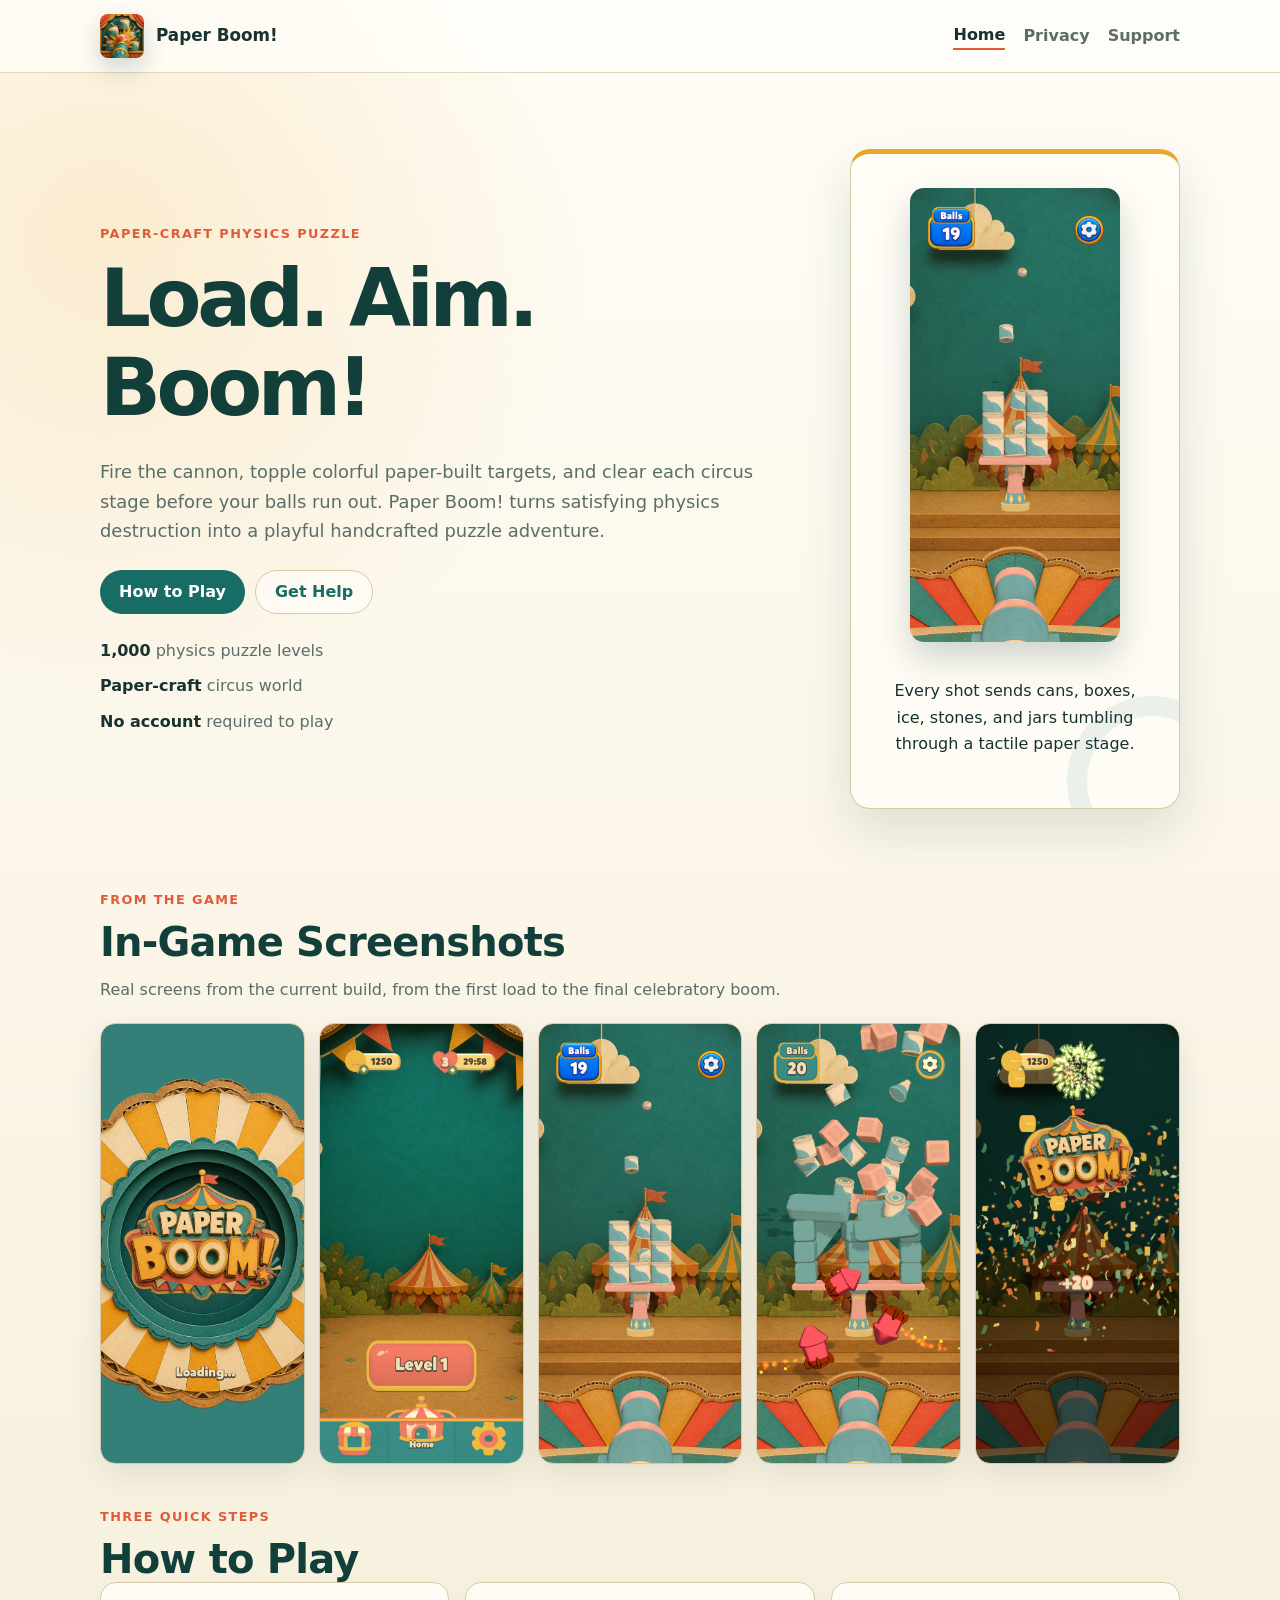
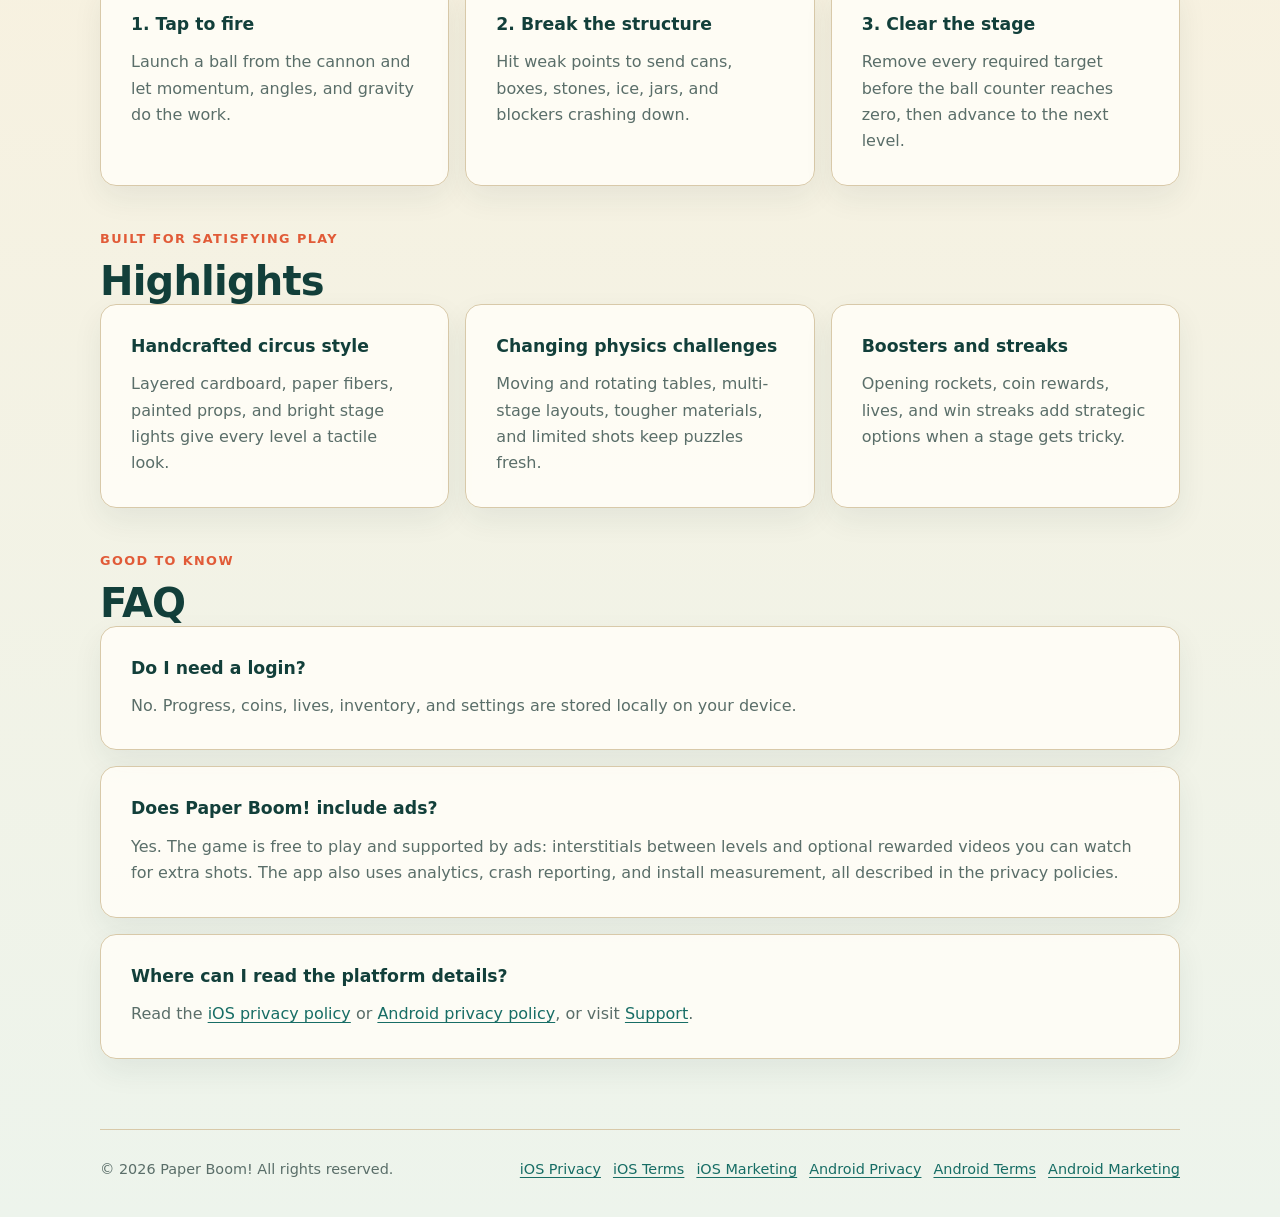
<file: index.html>
<!doctype html>
<html lang="en">
<head>
  <meta charset="utf-8">
  <meta name="viewport" content="width=device-width, initial-scale=1">
  <meta name="robots" content="index,follow">
  <meta name="description" content="Paper Boom! is a paper-craft cannon puzzle game with 1,000 physics-based stages.">
  <meta name="theme-color" content="#123f3a">
  <title>Paper Boom! | Paper-Craft Cannon Puzzle</title>
  <link rel="icon" href="assets/app-icon.png">
  <link rel="apple-touch-icon" href="assets/app-icon.png">
  <link rel="stylesheet" href="assets/styles.css">
</head>
<body>
  <header class="site-header">
    <nav class="top-nav" aria-label="Page navigation">
      <a class="brand" href="index.html" aria-label="Paper Boom home">
        <img src="assets/app-icon.png" alt="" width="44" height="44">
        <span>Paper Boom!</span>
      </a>
      <div class="nav-links">
        <a href="index.html" aria-current="page">Home</a>
        <a href="privacy.html">Privacy</a>
        <a href="support/">Support</a>
      </div>
    </nav>
  </header>

  <main>
    <section class="hero landing-hero">
      <div class="hero-copy">
        <p class="eyebrow">Paper-Craft Physics Puzzle</p>
        <h1>Load. Aim. Boom!</h1>
        <p class="lead">
          Fire the cannon, topple colorful paper-built targets, and clear each circus stage before your balls run out.
          Paper Boom! turns satisfying physics destruction into a playful handcrafted puzzle adventure.
        </p>
        <div class="cta-row">
          <a class="button-link" href="#how-to-play">How to Play</a>
          <a class="button-link button-link--ghost" href="support/">Get Help</a>
        </div>
        <ul class="stat-list" aria-label="Game highlights">
          <li><strong>1,000</strong> physics puzzle levels</li>
          <li><strong>Paper-craft</strong> circus world</li>
          <li><strong>No account</strong> required to play</li>
        </ul>
      </div>
      <div class="hero-badge landing-preview" aria-label="Paper Boom gameplay preview">
        <figure class="hero-shot">
          <img src="assets/screenshots/03_shot.png" alt="A cannon ball smashing stacked paper cans in Paper Boom" loading="eager">
        </figure>
        <p>Every shot sends cans, boxes, ice, stones, and jars tumbling through a tactile paper stage.</p>
      </div>
    </section>

    <section class="section-block">
      <div class="section-header">
        <p class="eyebrow">From the game</p>
        <h2>In-Game Screenshots</h2>
      </div>
      <p class="section-intro">Real screens from the current build, from the first load to the final celebratory boom.</p>
      <div class="screenshot-rail" role="list" aria-label="Paper Boom screenshot gallery">
        <figure class="screenshot-card"><img src="assets/screenshots/01_loading.png" alt="Paper Boom loading screen" loading="lazy"></figure>
        <figure class="screenshot-card"><img src="assets/screenshots/02_home.png" alt="Paper Boom home screen" loading="lazy"></figure>
        <figure class="screenshot-card"><img src="assets/screenshots/03_shot.png" alt="A cannon shot breaking a tower" loading="lazy"></figure>
        <figure class="screenshot-card"><img src="assets/screenshots/04_rockets.png" alt="Rocket boosters clearing a Paper Boom stage" loading="lazy"></figure>
        <figure class="screenshot-card"><img src="assets/screenshots/05_win.png" alt="Paper Boom victory screen with confetti" loading="lazy"></figure>
      </div>
    </section>

    <section id="how-to-play" class="section-block">
      <div class="section-header">
        <p class="eyebrow">Three quick steps</p>
        <h2>How to Play</h2>
      </div>
      <div class="feature-grid">
        <article class="policy-section">
          <h3>1. Tap to fire</h3>
          <p>Launch a ball from the cannon and let momentum, angles, and gravity do the work.</p>
        </article>
        <article class="policy-section">
          <h3>2. Break the structure</h3>
          <p>Hit weak points to send cans, boxes, stones, ice, jars, and blockers crashing down.</p>
        </article>
        <article class="policy-section">
          <h3>3. Clear the stage</h3>
          <p>Remove every required target before the ball counter reaches zero, then advance to the next level.</p>
        </article>
      </div>
    </section>

    <section class="section-block">
      <div class="section-header">
        <p class="eyebrow">Built for satisfying play</p>
        <h2>Highlights</h2>
      </div>
      <div class="feature-grid">
        <article class="policy-section">
          <h3>Handcrafted circus style</h3>
          <p>Layered cardboard, paper fibers, painted props, and bright stage lights give every level a tactile look.</p>
        </article>
        <article class="policy-section">
          <h3>Changing physics challenges</h3>
          <p>Moving and rotating tables, multi-stage layouts, tougher materials, and limited shots keep puzzles fresh.</p>
        </article>
        <article class="policy-section">
          <h3>Boosters and streaks</h3>
          <p>Opening rockets, coin rewards, lives, and win streaks add strategic options when a stage gets tricky.</p>
        </article>
      </div>
    </section>

    <section class="section-block faq-section">
      <div class="section-header">
        <p class="eyebrow">Good to know</p>
        <h2>FAQ</h2>
      </div>
      <div class="faq-list">
        <article class="policy-section">
          <h3>Do I need a login?</h3>
          <p>No. Progress, coins, lives, inventory, and settings are stored locally on your device.</p>
        </article>
        <article class="policy-section">
          <h3>Does Paper Boom! include ads?</h3>
          <p>Yes. The game is free to play and supported by ads: interstitials between levels and optional rewarded videos you can watch for extra shots. The app also uses analytics, crash reporting, and install measurement, all described in the privacy policies.</p>
        </article>
        <article class="policy-section">
          <h3>Where can I read the platform details?</h3>
          <p>Read the <a href="privacy.html">iOS privacy policy</a> or <a href="android/privacy.html">Android privacy policy</a>, or visit <a href="support/">Support</a>.</p>
        </article>
      </div>
    </section>
  </main>

  <footer class="site-footer">
    <p>&copy; 2026 Paper Boom! All rights reserved.</p>
    <nav class="footer-links" aria-label="Legal documents">
      <a href="privacy.html">iOS Privacy</a>
      <a href="terms-of-use.html">iOS Terms</a>
      <a href="marketing.html">iOS Marketing</a>
      <a href="android/privacy.html">Android Privacy</a>
      <a href="android/terms-of-use.html">Android Terms</a>
      <a href="android/marketing.html">Android Marketing</a>
    </nav>
  </footer>
</body>
</html>
</file>
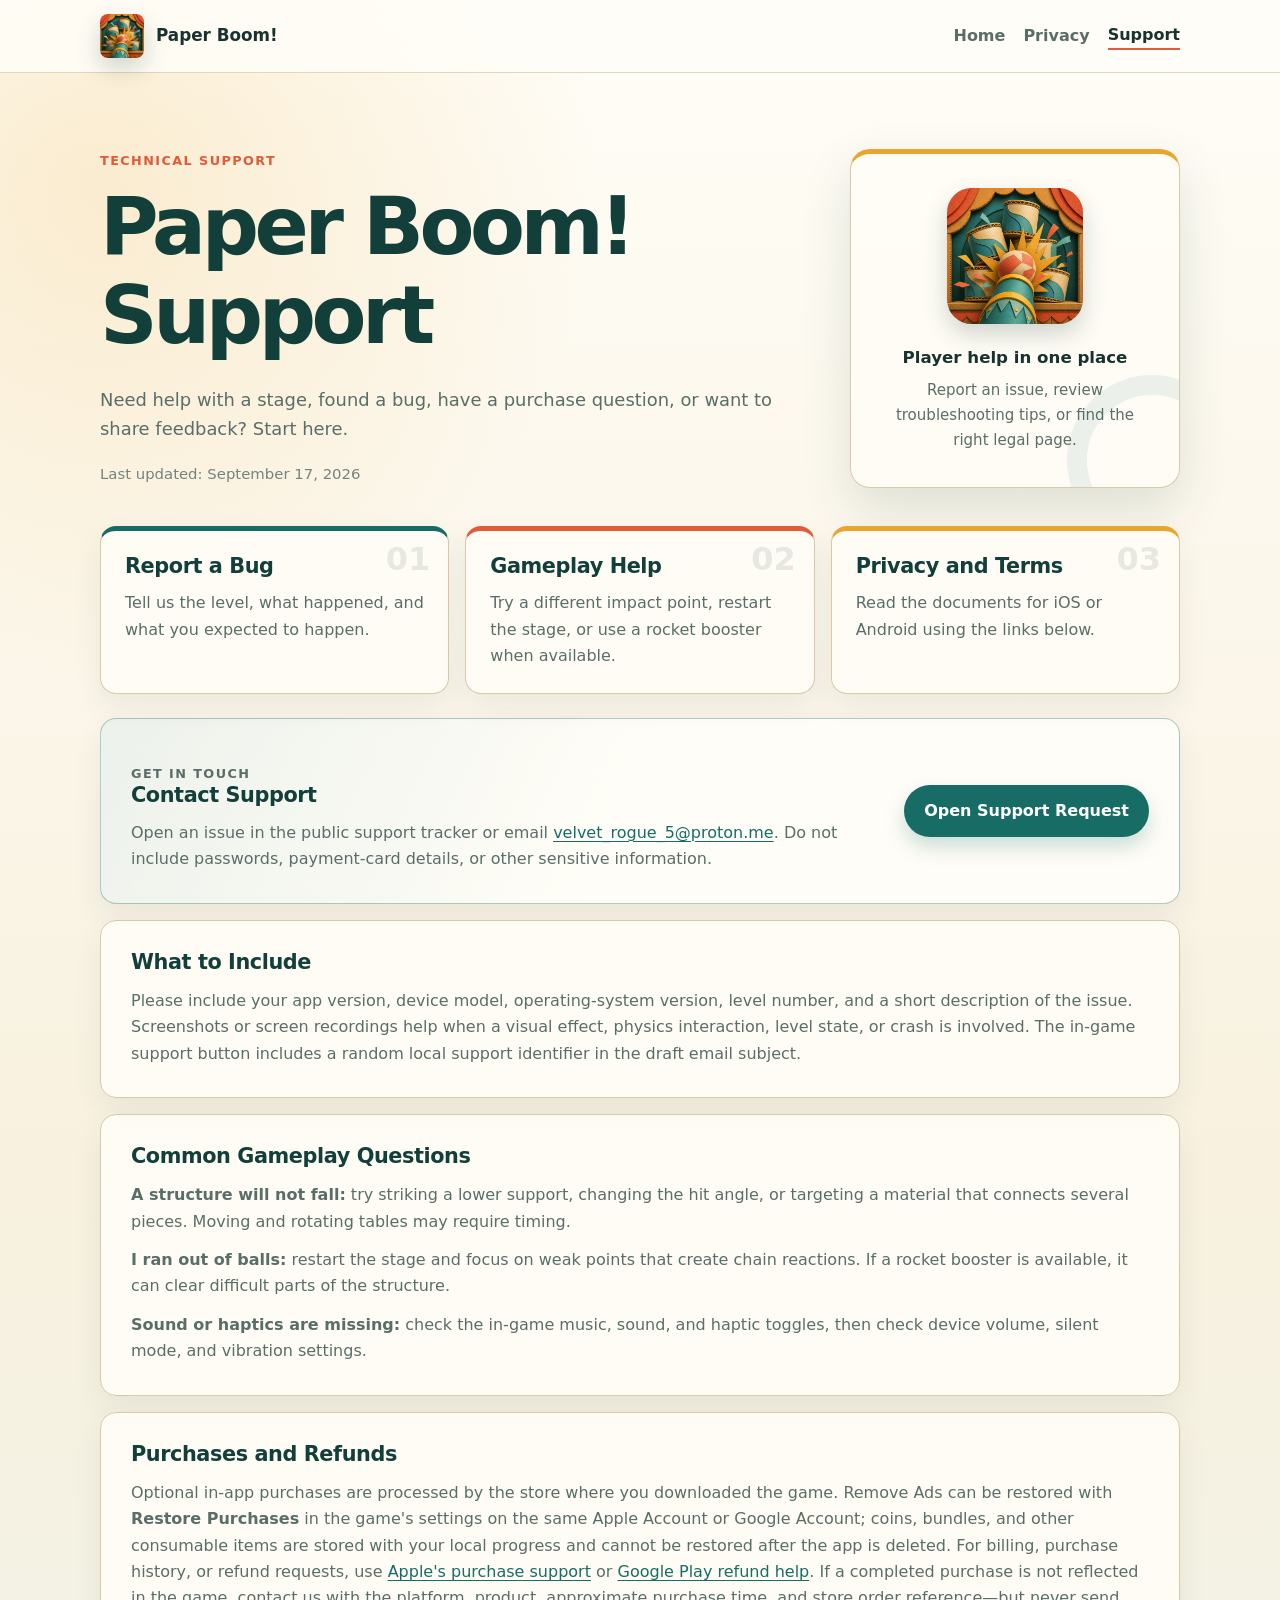
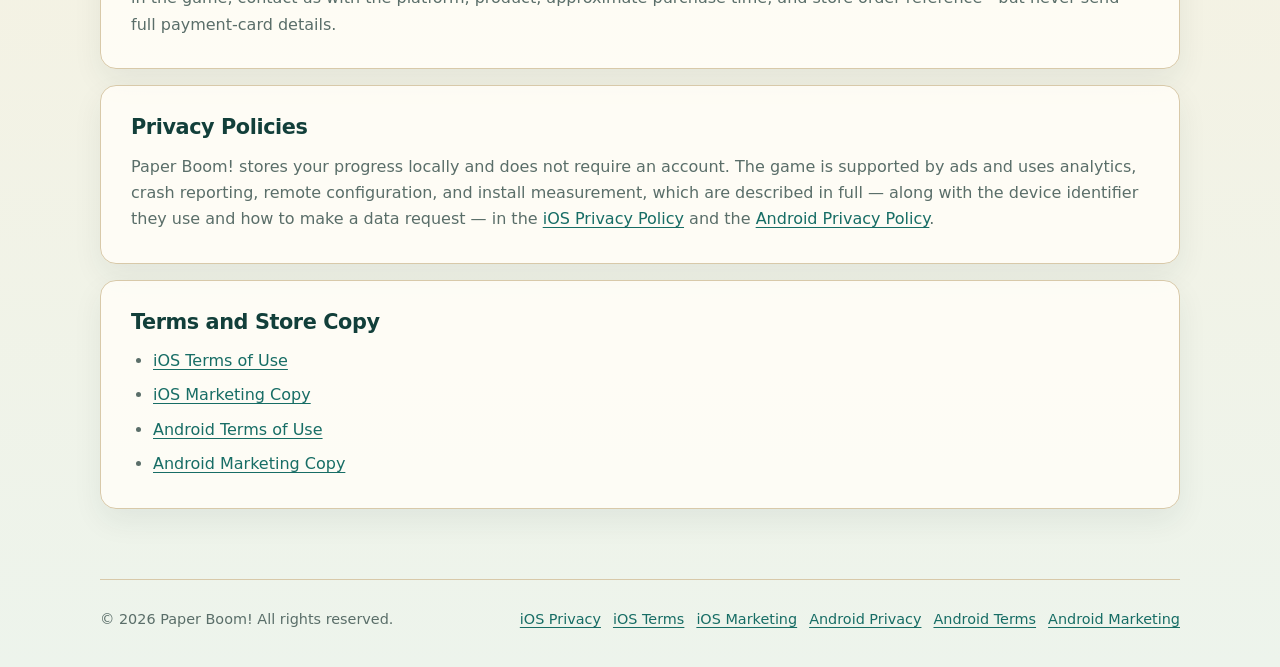
<file: support/index.html>
<!doctype html>
<html lang="en">
<head>
  <meta charset="utf-8">
  <meta name="viewport" content="width=device-width, initial-scale=1">
  <meta name="robots" content="index,follow">
  <meta name="description" content="Technical support, gameplay help, and legal links for Paper Boom!">
  <meta name="theme-color" content="#123f3a">
  <title>Support | Paper Boom!</title>
  <link rel="icon" href="../assets/app-icon.png">
  <link rel="apple-touch-icon" href="../assets/app-icon.png">
  <link rel="stylesheet" href="../assets/styles.css">
</head>
<body>
  <header class="site-header"><nav class="top-nav" aria-label="Page navigation"><a class="brand" href="../index.html" aria-label="Paper Boom home"><img src="../assets/app-icon.png" alt="" width="44" height="44"><span>Paper Boom!</span></a><div class="nav-links"><a href="../index.html">Home</a><a href="../privacy.html">Privacy</a><a href="./" aria-current="page">Support</a></div></nav></header>

  <main>
    <section class="hero">
      <div class="hero-copy"><p class="eyebrow">Technical Support</p><h1>Paper Boom! Support</h1><p class="lead">Need help with a stage, found a bug, have a purchase question, or want to share feedback? Start here.</p><p class="updated">Last updated: September 17, 2026</p></div>
      <aside class="hero-badge" aria-label="Support summary"><img src="../assets/app-icon.png" alt="Paper Boom app icon" width="136" height="136"><div><strong>Player help in one place</strong><span>Report an issue, review troubleshooting tips, or find the right legal page.</span></div></aside>
    </section>

    <section class="summary-grid" aria-label="Support quick links">
      <article><span class="card-number" aria-hidden="true">01</span><h2>Report a Bug</h2><p>Tell us the level, what happened, and what you expected to happen.</p></article>
      <article><span class="card-number" aria-hidden="true">02</span><h2>Gameplay Help</h2><p>Try a different impact point, restart the stage, or use a rocket booster when available.</p></article>
      <article><span class="card-number" aria-hidden="true">03</span><h2>Privacy and Terms</h2><p>Read the documents for iOS or Android using the links below.</p></article>
    </section>

    <section class="policy" aria-label="Support details">
      <article class="policy-section contact-panel"><div><p class="eyebrow">Get in touch</p><h2>Contact Support</h2><p>Open an issue in the public support tracker or email <a href="mailto:velvet_rogue_5@proton.me">velvet_rogue_5@proton.me</a>. Do not include passwords, payment-card details, or other sensitive information.</p></div><a class="contact-button" href="https://github.com/VelvetRogue5/paperboom/issues" rel="noopener noreferrer">Open Support Request</a></article>

      <article class="policy-section"><h2>What to Include</h2><p>Please include your app version, device model, operating-system version, level number, and a short description of the issue. Screenshots or screen recordings help when a visual effect, physics interaction, level state, or crash is involved. The in-game support button includes a random local support identifier in the draft email subject.</p></article>

      <article class="policy-section"><h2>Common Gameplay Questions</h2><p><strong>A structure will not fall:</strong> try striking a lower support, changing the hit angle, or targeting a material that connects several pieces. Moving and rotating tables may require timing.</p><p><strong>I ran out of balls:</strong> restart the stage and focus on weak points that create chain reactions. If a rocket booster is available, it can clear difficult parts of the structure.</p><p><strong>Sound or haptics are missing:</strong> check the in-game music, sound, and haptic toggles, then check device volume, silent mode, and vibration settings.</p></article>

      <article class="policy-section"><h2>Purchases and Refunds</h2><p>Optional in-app purchases are processed by the store where you downloaded the game. Remove Ads can be restored with <strong>Restore Purchases</strong> in the game's settings on the same Apple Account or Google Account; coins, bundles, and other consumable items are stored with your local progress and cannot be restored after the app is deleted. For billing, purchase history, or refund requests, use <a href="https://reportaproblem.apple.com/" rel="noopener noreferrer">Apple's purchase support</a> or <a href="https://support.google.com/googleplay/workflow/9813244" rel="noopener noreferrer">Google Play refund help</a>. If a completed purchase is not reflected in the game, contact us with the platform, product, approximate purchase time, and store order reference—but never send full payment-card details.</p></article>

      <article class="policy-section"><h2>Privacy Policies</h2><p>Paper Boom! stores your progress locally and does not require an account. The game is supported by ads and uses analytics, crash reporting, remote configuration, and install measurement, which are described in full — along with the device identifier they use and how to make a data request — in the <a href="../privacy.html">iOS Privacy Policy</a> and the <a href="../android/privacy.html">Android Privacy Policy</a>.</p></article>

      <article class="policy-section"><h2>Terms and Store Copy</h2><ul class="policy-list"><li><a href="../terms-of-use.html">iOS Terms of Use</a></li><li><a href="../marketing.html">iOS Marketing Copy</a></li><li><a href="../android/terms-of-use.html">Android Terms of Use</a></li><li><a href="../android/marketing.html">Android Marketing Copy</a></li></ul></article>
    </section>
  </main>

  <footer class="site-footer"><p>&copy; 2026 Paper Boom! All rights reserved.</p><nav class="footer-links" aria-label="Legal documents"><a href="../privacy.html">iOS Privacy</a><a href="../terms-of-use.html">iOS Terms</a><a href="../marketing.html">iOS Marketing</a><a href="../android/privacy.html">Android Privacy</a><a href="../android/terms-of-use.html">Android Terms</a><a href="../android/marketing.html">Android Marketing</a></nav></footer>
</body>
</html>
</file>
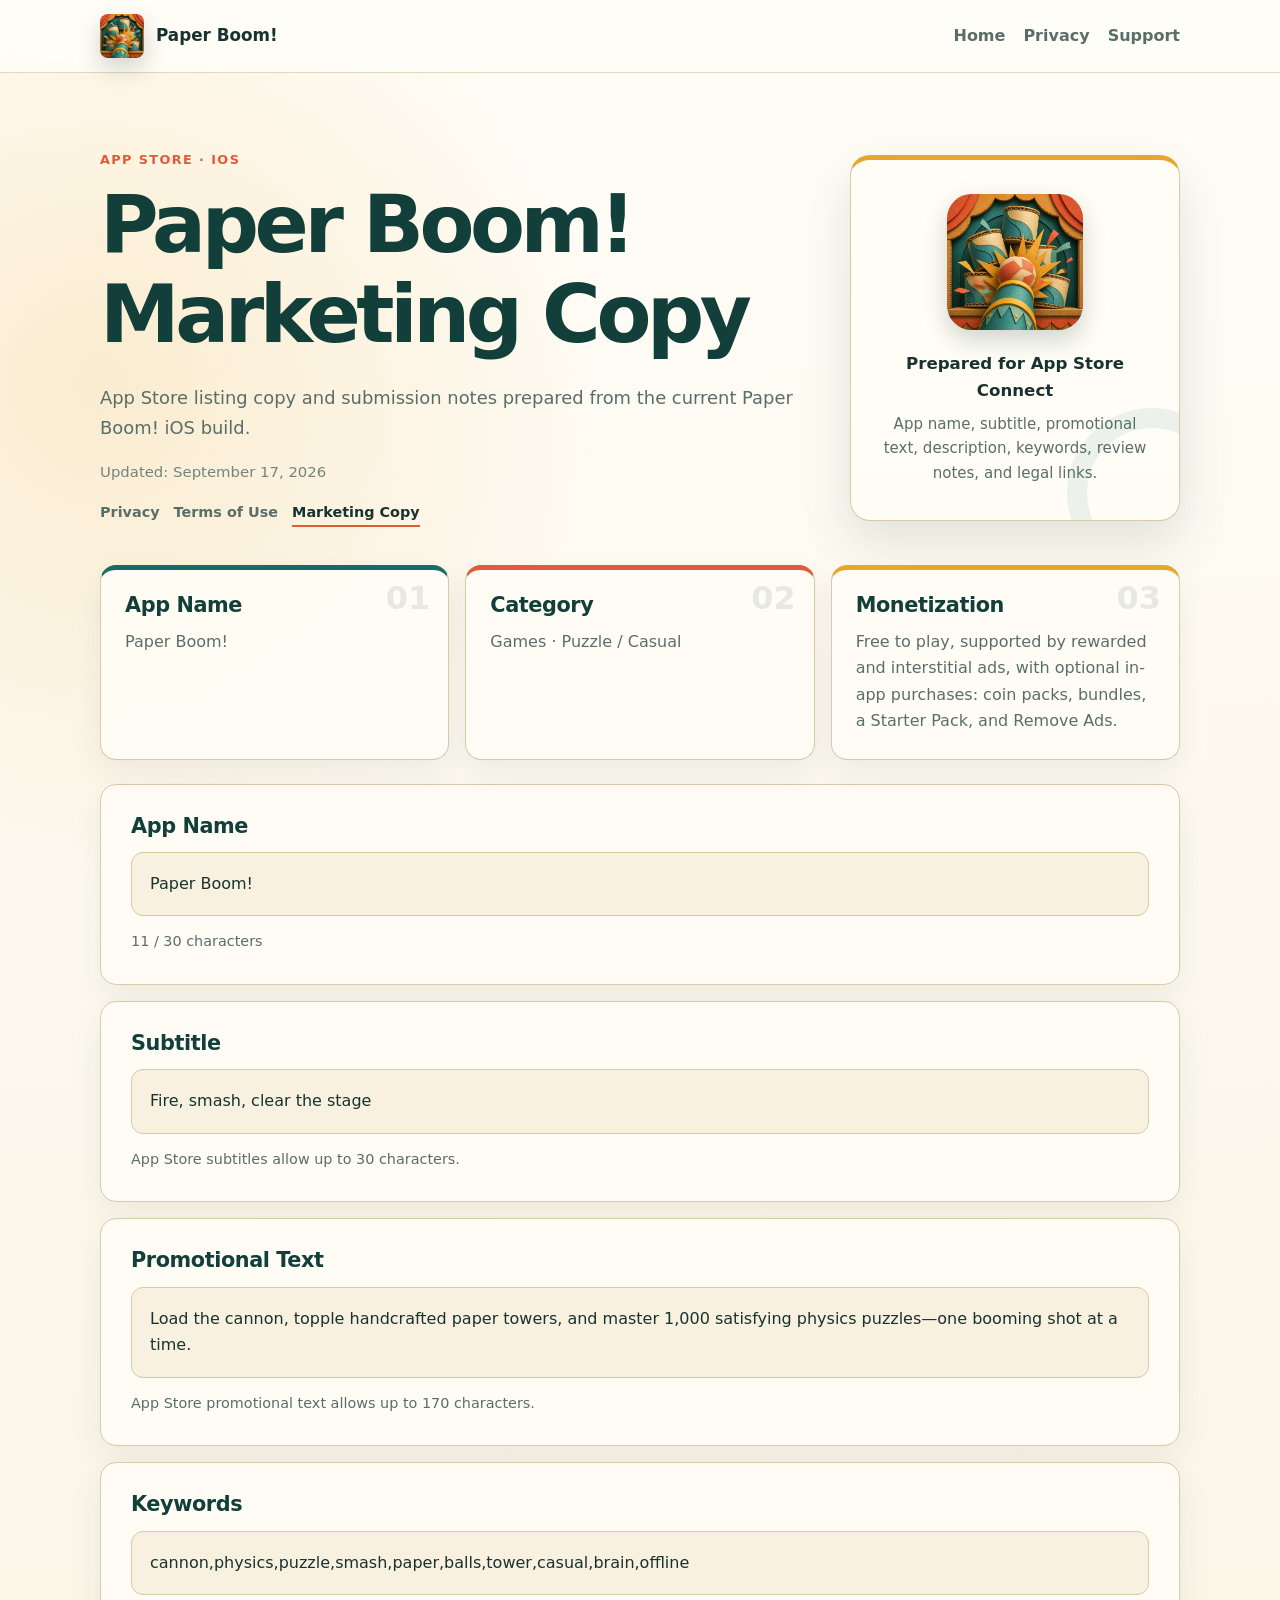
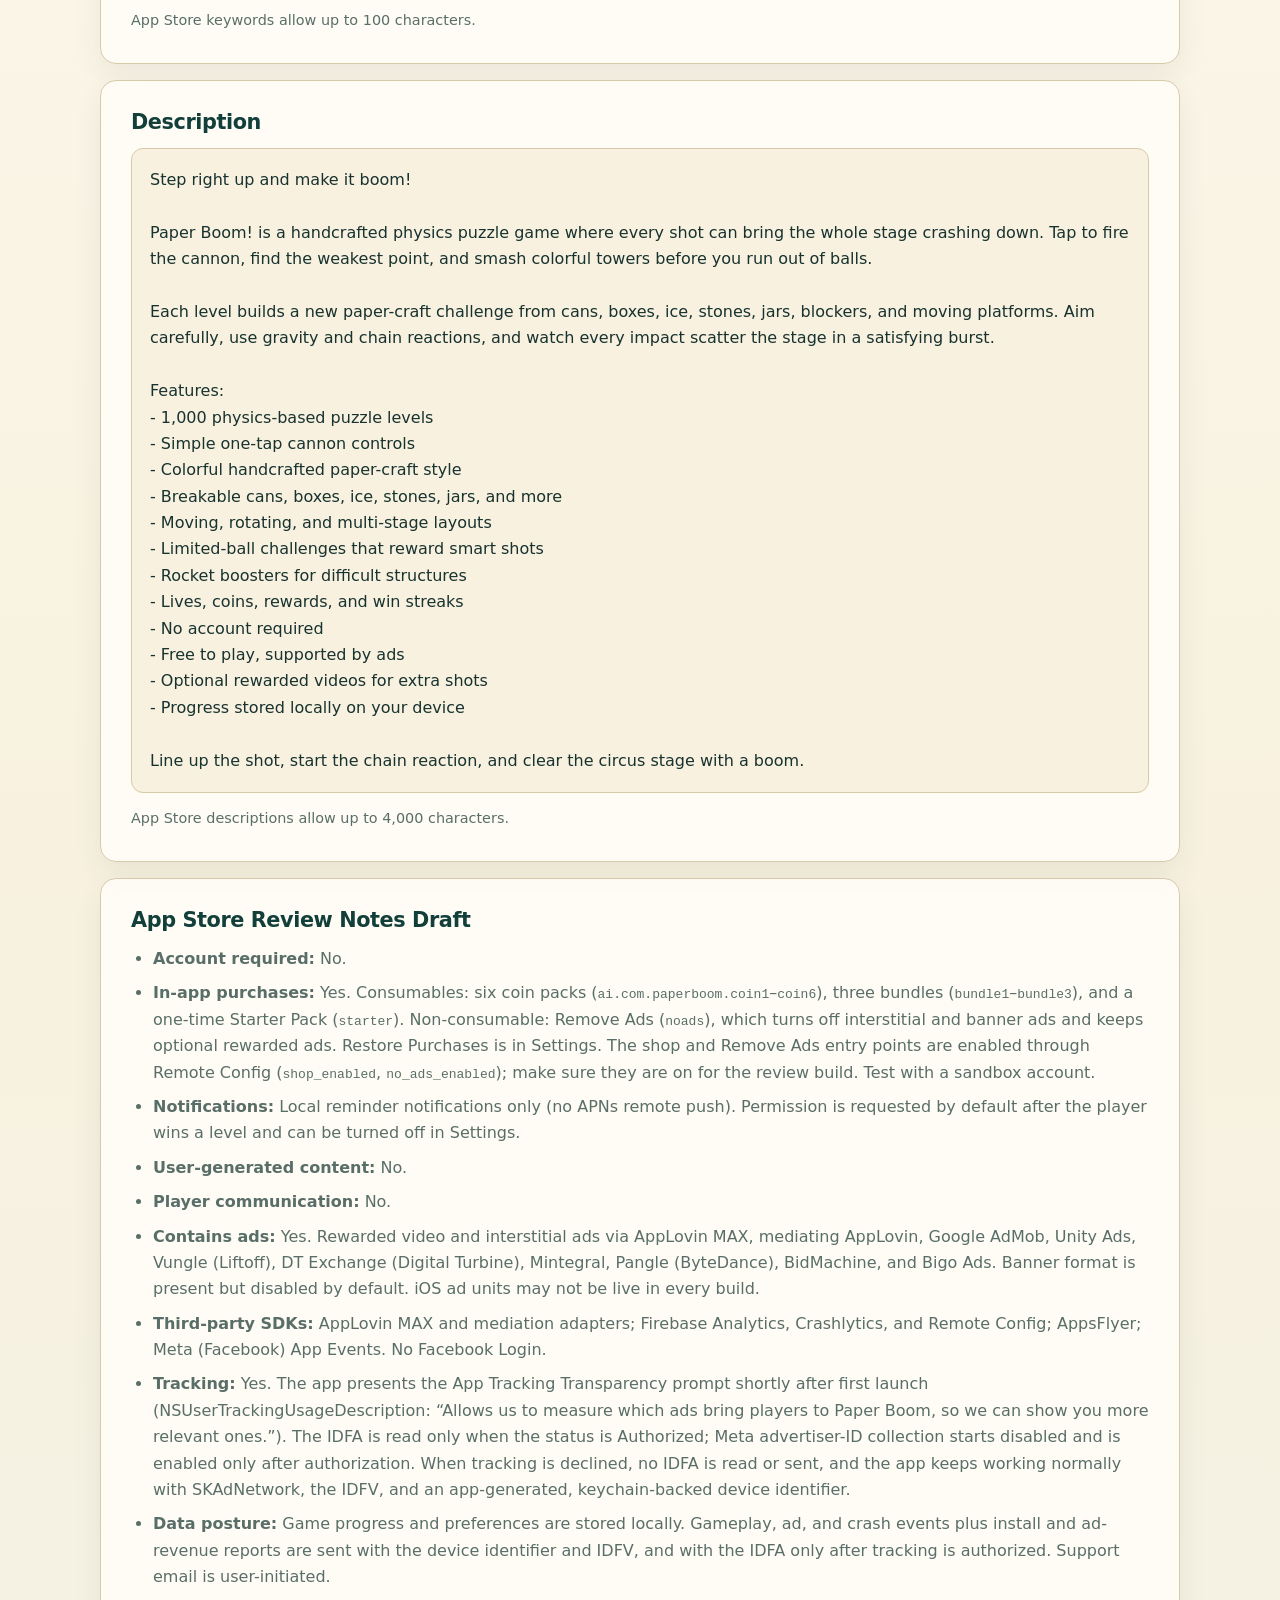
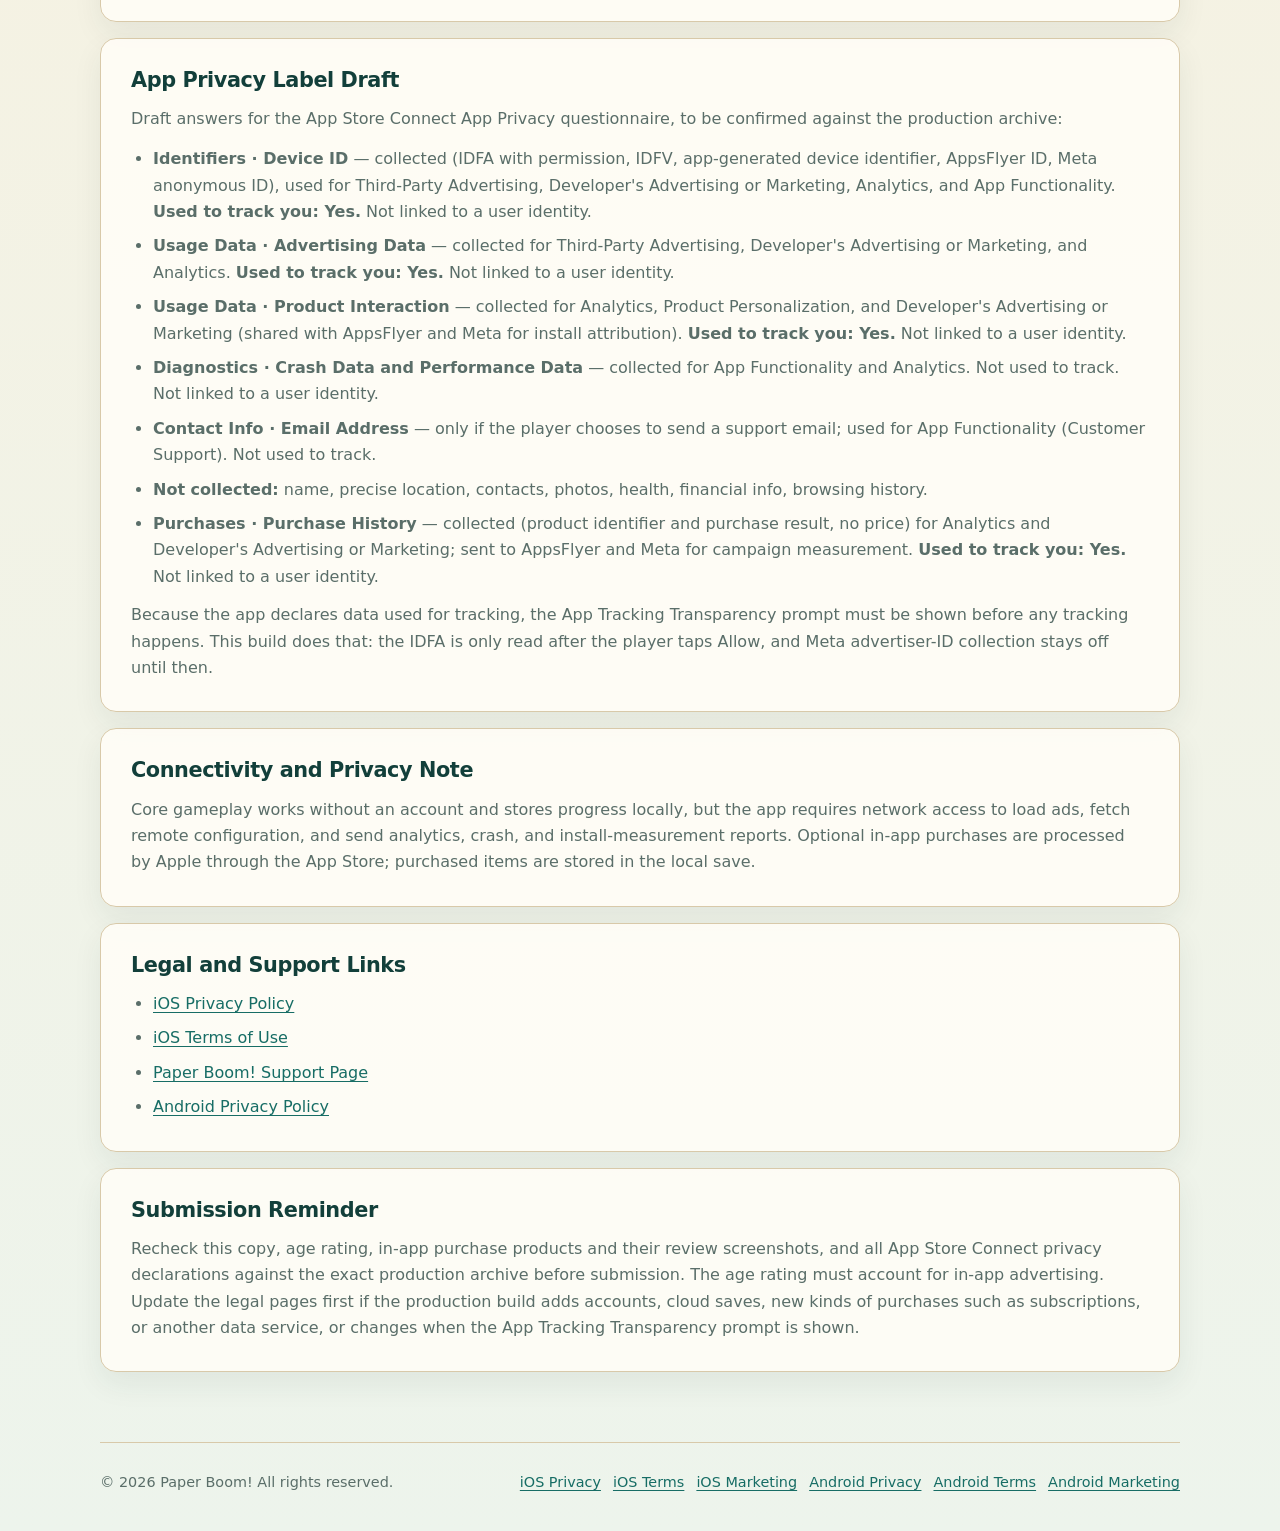
<file: marketing.html>
<!doctype html>
<html lang="en">
<head>
  <meta charset="utf-8">
  <meta name="viewport" content="width=device-width, initial-scale=1">
  <meta name="robots" content="index,follow">
  <meta name="description" content="App Store marketing copy and iOS submission notes for Paper Boom!">
  <meta name="theme-color" content="#123f3a">
  <title>iOS Marketing Copy | Paper Boom!</title>
  <link rel="icon" href="assets/app-icon.png">
  <link rel="apple-touch-icon" href="assets/app-icon.png">
  <link rel="stylesheet" href="assets/styles.css">
</head>
<body>
  <header class="site-header"><nav class="top-nav" aria-label="Page navigation"><a class="brand" href="index.html" aria-label="Paper Boom home"><img src="assets/app-icon.png" alt="" width="44" height="44"><span>Paper Boom!</span></a><div class="nav-links"><a href="index.html">Home</a><a href="privacy.html">Privacy</a><a href="support/">Support</a></div></nav></header>

  <main>
    <section class="hero">
      <div class="hero-copy">
        <p class="eyebrow">App Store · iOS</p>
        <h1>Paper Boom! Marketing Copy</h1>
        <p class="lead">App Store listing copy and submission notes prepared from the current Paper Boom! iOS build.</p>
        <p class="updated">Updated: September 17, 2026</p>
        <nav class="document-nav" aria-label="iOS documents"><a href="privacy.html">Privacy</a><a href="terms-of-use.html">Terms of Use</a><a href="marketing.html" aria-current="page">Marketing Copy</a></nav>
      </div>
      <aside class="hero-badge" aria-label="Marketing summary"><img src="assets/app-icon.png" alt="Paper Boom app icon" width="136" height="136"><div><strong>Prepared for App Store Connect</strong><span>App name, subtitle, promotional text, description, keywords, review notes, and legal links.</span></div></aside>
    </section>

    <section class="summary-grid" aria-label="App Store listing summary">
      <article><span class="card-number" aria-hidden="true">01</span><h2>App Name</h2><p>Paper Boom!</p></article>
      <article><span class="card-number" aria-hidden="true">02</span><h2>Category</h2><p>Games · Puzzle / Casual</p></article>
      <article><span class="card-number" aria-hidden="true">03</span><h2>Monetization</h2><p>Free to play, supported by rewarded and interstitial ads, with optional in-app purchases: coin packs, bundles, a Starter Pack, and Remove Ads.</p></article>
    </section>

    <section class="policy" aria-label="App Store copy">
      <article class="policy-section"><h2>App Name</h2><pre class="copy-block">Paper Boom!</pre><p class="copy-note">11 / 30 characters</p></article>

      <article class="policy-section"><h2>Subtitle</h2><pre id="subtitle" class="copy-block">Fire, smash, clear the stage</pre><p class="copy-note">App Store subtitles allow up to 30 characters.</p></article>

      <article class="policy-section"><h2>Promotional Text</h2><pre id="promotional-text" class="copy-block">Load the cannon, topple handcrafted paper towers, and master 1,000 satisfying physics puzzles—one booming shot at a time.</pre><p class="copy-note">App Store promotional text allows up to 170 characters.</p></article>

      <article class="policy-section"><h2>Keywords</h2><pre id="keywords" class="copy-block">cannon,physics,puzzle,smash,paper,balls,tower,casual,brain,offline</pre><p class="copy-note">App Store keywords allow up to 100 characters.</p></article>

      <article class="policy-section"><h2>Description</h2><pre id="app-store-description" class="copy-block">Step right up and make it boom!

Paper Boom! is a handcrafted physics puzzle game where every shot can bring the whole stage crashing down. Tap to fire the cannon, find the weakest point, and smash colorful towers before you run out of balls.

Each level builds a new paper-craft challenge from cans, boxes, ice, stones, jars, blockers, and moving platforms. Aim carefully, use gravity and chain reactions, and watch every impact scatter the stage in a satisfying burst.

Features:
- 1,000 physics-based puzzle levels
- Simple one-tap cannon controls
- Colorful handcrafted paper-craft style
- Breakable cans, boxes, ice, stones, jars, and more
- Moving, rotating, and multi-stage layouts
- Limited-ball challenges that reward smart shots
- Rocket boosters for difficult structures
- Lives, coins, rewards, and win streaks
- No account required
- Free to play, supported by ads
- Optional rewarded videos for extra shots
- Progress stored locally on your device

Line up the shot, start the chain reaction, and clear the circus stage with a boom.</pre><p class="copy-note">App Store descriptions allow up to 4,000 characters.</p></article>

      <article class="policy-section"><h2>App Store Review Notes Draft</h2><ul class="policy-list"><li><strong>Account required:</strong> No.</li><li><strong>In-app purchases:</strong> Yes. Consumables: six coin packs (<code>ai.com.paperboom.coin1</code>–<code>coin6</code>), three bundles (<code>bundle1</code>–<code>bundle3</code>), and a one-time Starter Pack (<code>starter</code>). Non-consumable: Remove Ads (<code>noads</code>), which turns off interstitial and banner ads and keeps optional rewarded ads. Restore Purchases is in Settings. The shop and Remove Ads entry points are enabled through Remote Config (<code>shop_enabled</code>, <code>no_ads_enabled</code>); make sure they are on for the review build. Test with a sandbox account.</li><li><strong>Notifications:</strong> Local reminder notifications only (no APNs remote push). Permission is requested by default after the player wins a level and can be turned off in Settings.</li><li><strong>User-generated content:</strong> No.</li><li><strong>Player communication:</strong> No.</li><li><strong>Contains ads:</strong> Yes. Rewarded video and interstitial ads via AppLovin MAX, mediating AppLovin, Google AdMob, Unity Ads, Vungle (Liftoff), DT Exchange (Digital Turbine), Mintegral, Pangle (ByteDance), BidMachine, and Bigo Ads. Banner format is present but disabled by default. iOS ad units may not be live in every build.</li><li><strong>Third-party SDKs:</strong> AppLovin MAX and mediation adapters; Firebase Analytics, Crashlytics, and Remote Config; AppsFlyer; Meta (Facebook) App Events. No Facebook Login.</li><li><strong>Tracking:</strong> Yes. The app presents the App Tracking Transparency prompt shortly after first launch (NSUserTrackingUsageDescription: “Allows us to measure which ads bring players to Paper Boom, so we can show you more relevant ones.”). The IDFA is read only when the status is Authorized; Meta advertiser-ID collection starts disabled and is enabled only after authorization. When tracking is declined, no IDFA is read or sent, and the app keeps working normally with SKAdNetwork, the IDFV, and an app-generated, keychain-backed device identifier.</li><li><strong>Data posture:</strong> Game progress and preferences are stored locally. Gameplay, ad, and crash events plus install and ad-revenue reports are sent with the device identifier and IDFV, and with the IDFA only after tracking is authorized. Support email is user-initiated.</li></ul></article>

      <article class="policy-section"><h2>App Privacy Label Draft</h2><p>Draft answers for the App Store Connect App Privacy questionnaire, to be confirmed against the production archive:</p><ul class="policy-list"><li><strong>Identifiers · Device ID</strong> — collected (IDFA with permission, IDFV, app-generated device identifier, AppsFlyer ID, Meta anonymous ID), used for Third-Party Advertising, Developer's Advertising or Marketing, Analytics, and App Functionality. <strong>Used to track you: Yes.</strong> Not linked to a user identity.</li><li><strong>Usage Data · Advertising Data</strong> — collected for Third-Party Advertising, Developer's Advertising or Marketing, and Analytics. <strong>Used to track you: Yes.</strong> Not linked to a user identity.</li><li><strong>Usage Data · Product Interaction</strong> — collected for Analytics, Product Personalization, and Developer's Advertising or Marketing (shared with AppsFlyer and Meta for install attribution). <strong>Used to track you: Yes.</strong> Not linked to a user identity.</li><li><strong>Diagnostics · Crash Data and Performance Data</strong> — collected for App Functionality and Analytics. Not used to track. Not linked to a user identity.</li><li><strong>Contact Info · Email Address</strong> — only if the player chooses to send a support email; used for App Functionality (Customer Support). Not used to track.</li><li><strong>Not collected:</strong> name, precise location, contacts, photos, health, financial info, browsing history.</li><li><strong>Purchases · Purchase History</strong> — collected (product identifier and purchase result, no price) for Analytics and Developer's Advertising or Marketing; sent to AppsFlyer and Meta for campaign measurement. <strong>Used to track you: Yes.</strong> Not linked to a user identity.</li></ul><p>Because the app declares data used for tracking, the App Tracking Transparency prompt must be shown before any tracking happens. This build does that: the IDFA is only read after the player taps Allow, and Meta advertiser-ID collection stays off until then.</p></article>

      <article class="policy-section"><h2>Connectivity and Privacy Note</h2><p>Core gameplay works without an account and stores progress locally, but the app requires network access to load ads, fetch remote configuration, and send analytics, crash, and install-measurement reports. Optional in-app purchases are processed by Apple through the App Store; purchased items are stored in the local save.</p></article>

      <article class="policy-section"><h2>Legal and Support Links</h2><ul class="policy-list"><li><a href="privacy.html">iOS Privacy Policy</a></li><li><a href="terms-of-use.html">iOS Terms of Use</a></li><li><a href="support/">Paper Boom! Support Page</a></li><li><a href="android/privacy.html">Android Privacy Policy</a></li></ul></article>

      <article class="policy-section"><h2>Submission Reminder</h2><p>Recheck this copy, age rating, in-app purchase products and their review screenshots, and all App Store Connect privacy declarations against the exact production archive before submission. The age rating must account for in-app advertising. Update the legal pages first if the production build adds accounts, cloud saves, new kinds of purchases such as subscriptions, or another data service, or changes when the App Tracking Transparency prompt is shown.</p></article>
    </section>
  </main>

  <footer class="site-footer"><p>&copy; 2026 Paper Boom! All rights reserved.</p><nav class="footer-links" aria-label="Legal documents"><a href="privacy.html">iOS Privacy</a><a href="terms-of-use.html">iOS Terms</a><a href="marketing.html">iOS Marketing</a><a href="android/privacy.html">Android Privacy</a><a href="android/terms-of-use.html">Android Terms</a><a href="android/marketing.html">Android Marketing</a></nav></footer>
</body>
</html>
</file>
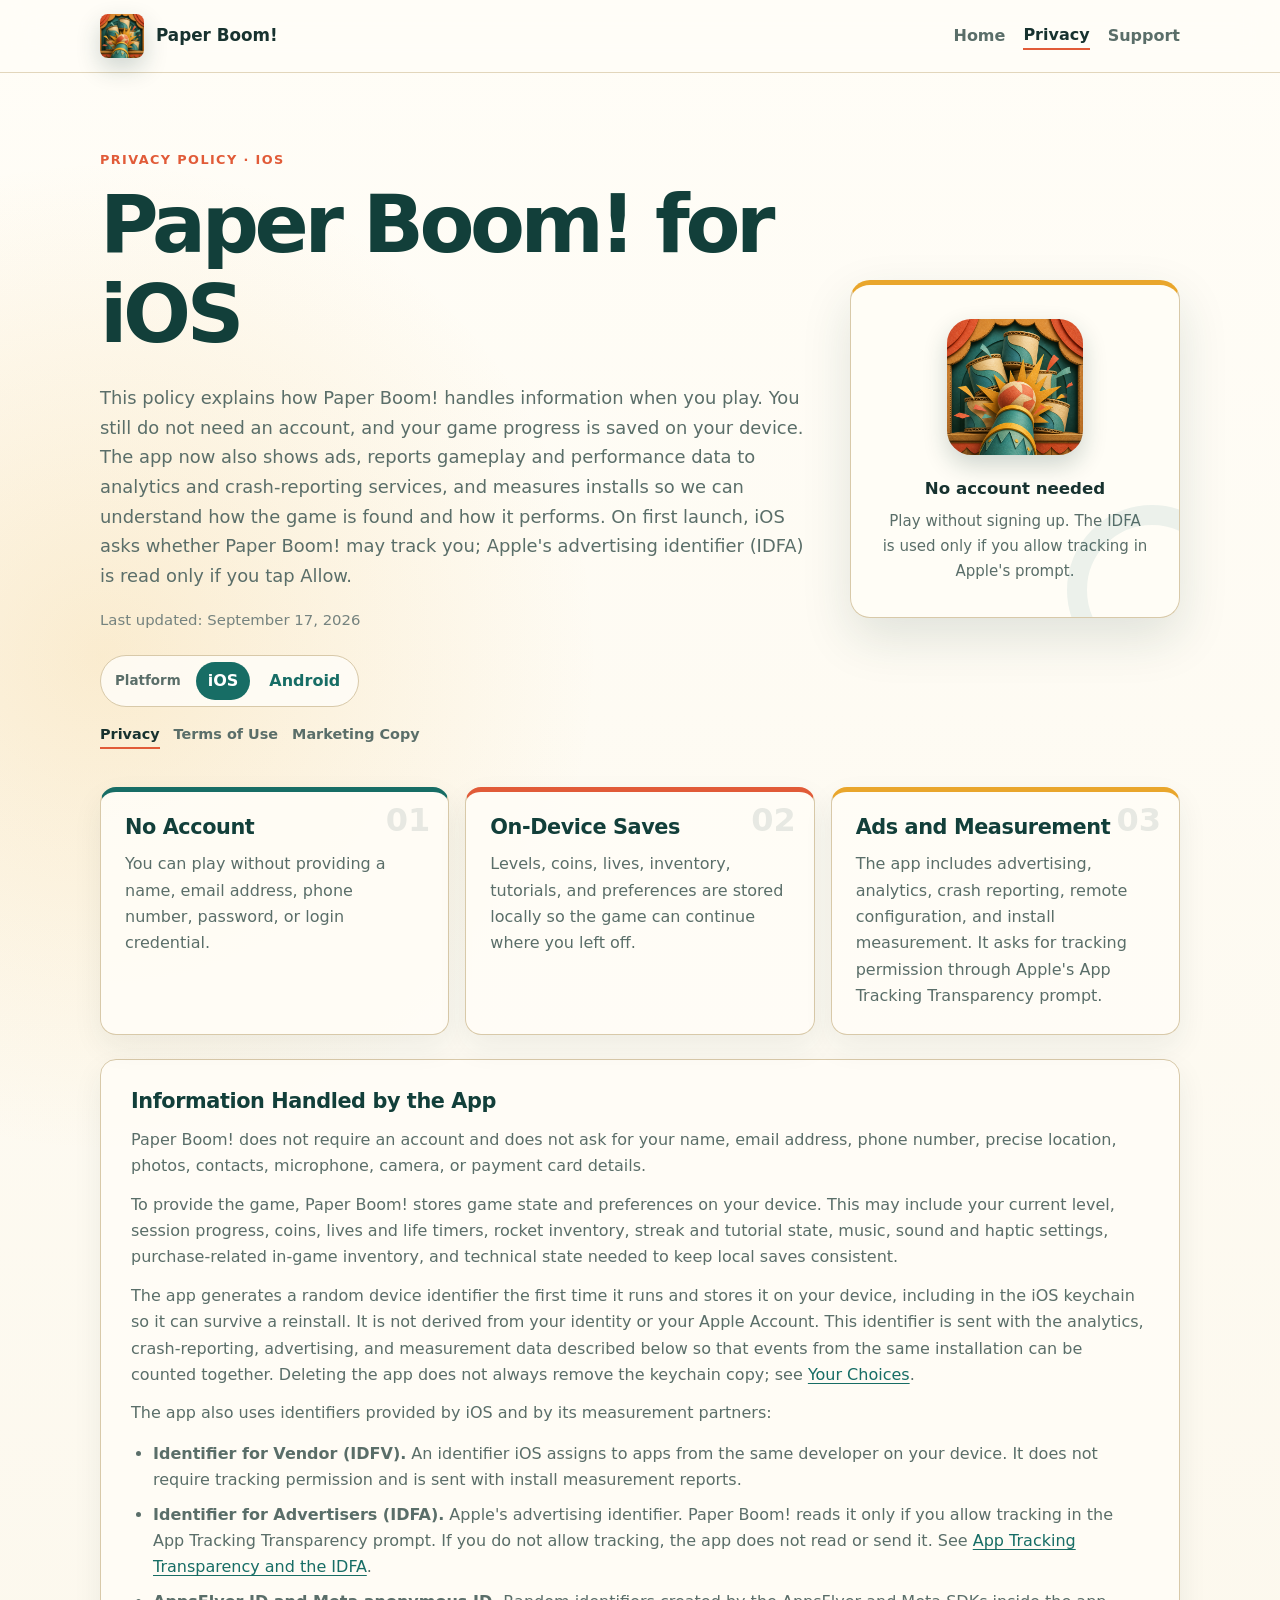
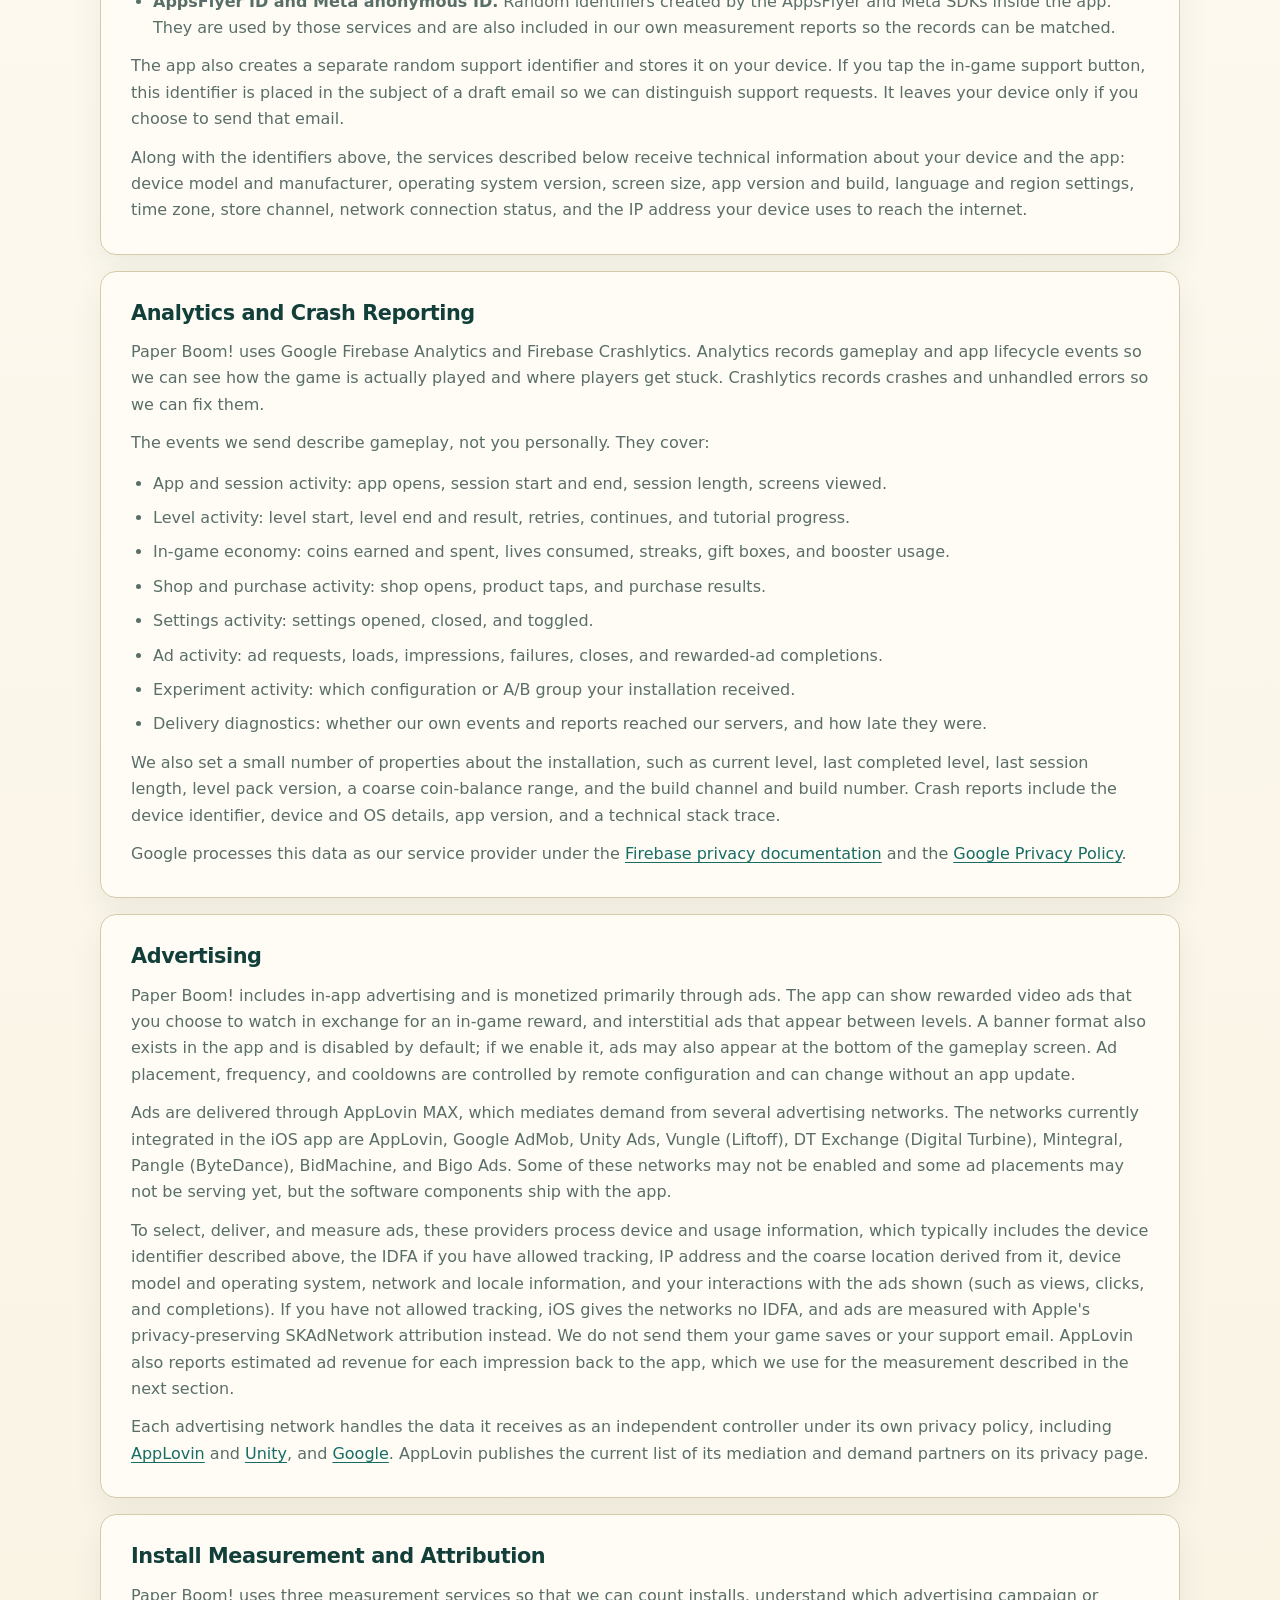
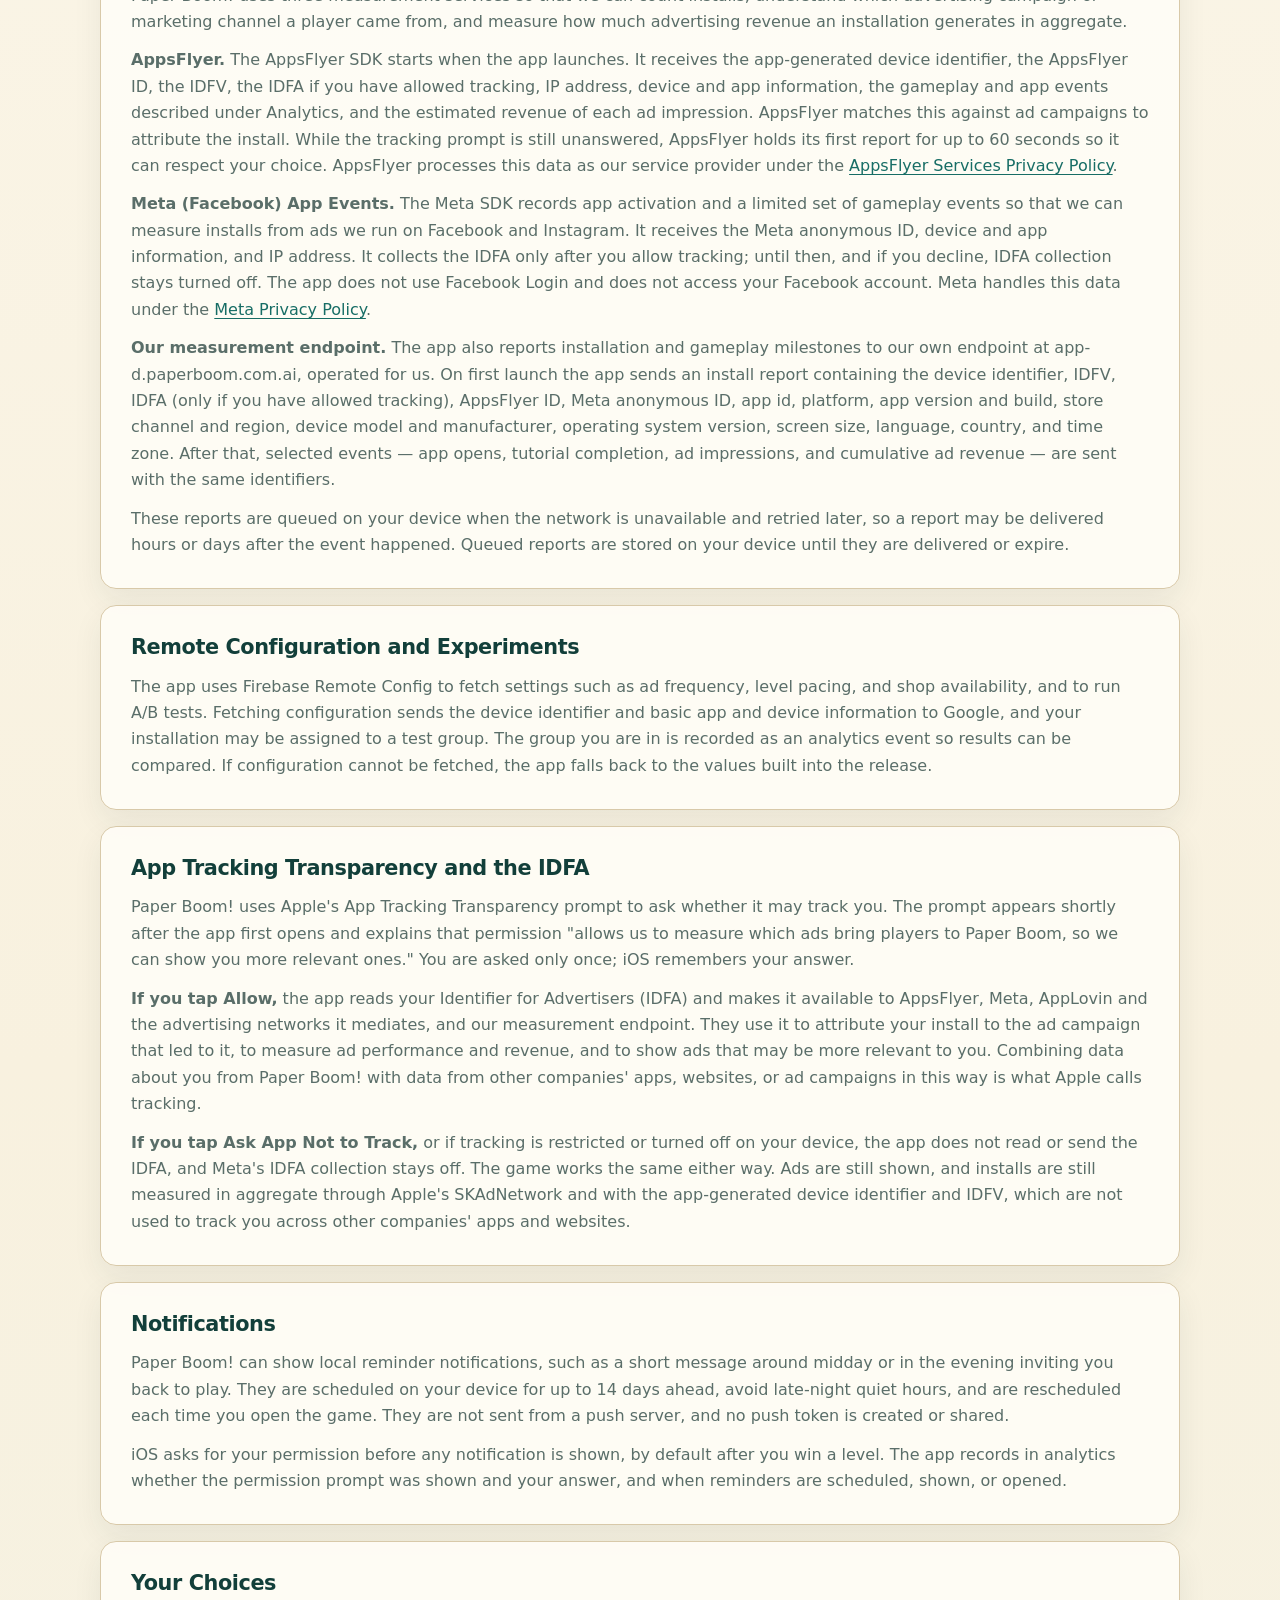
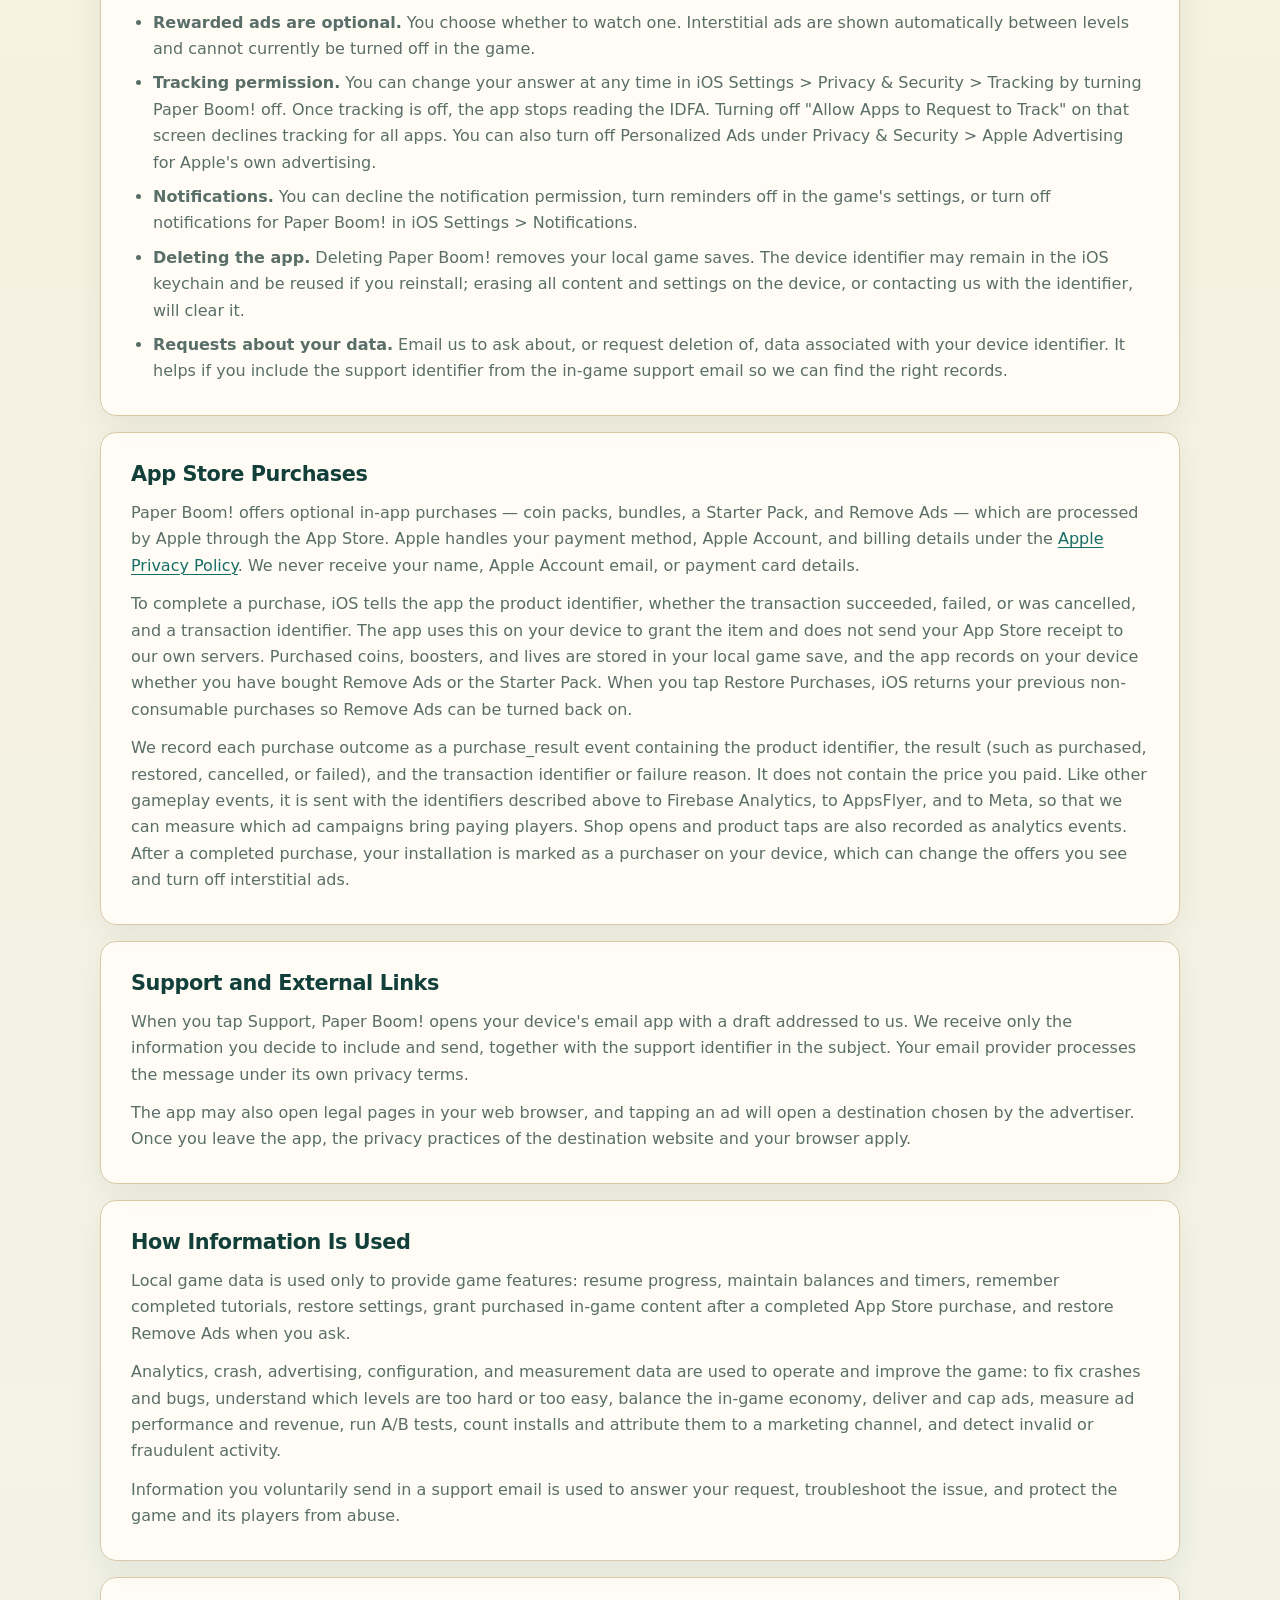
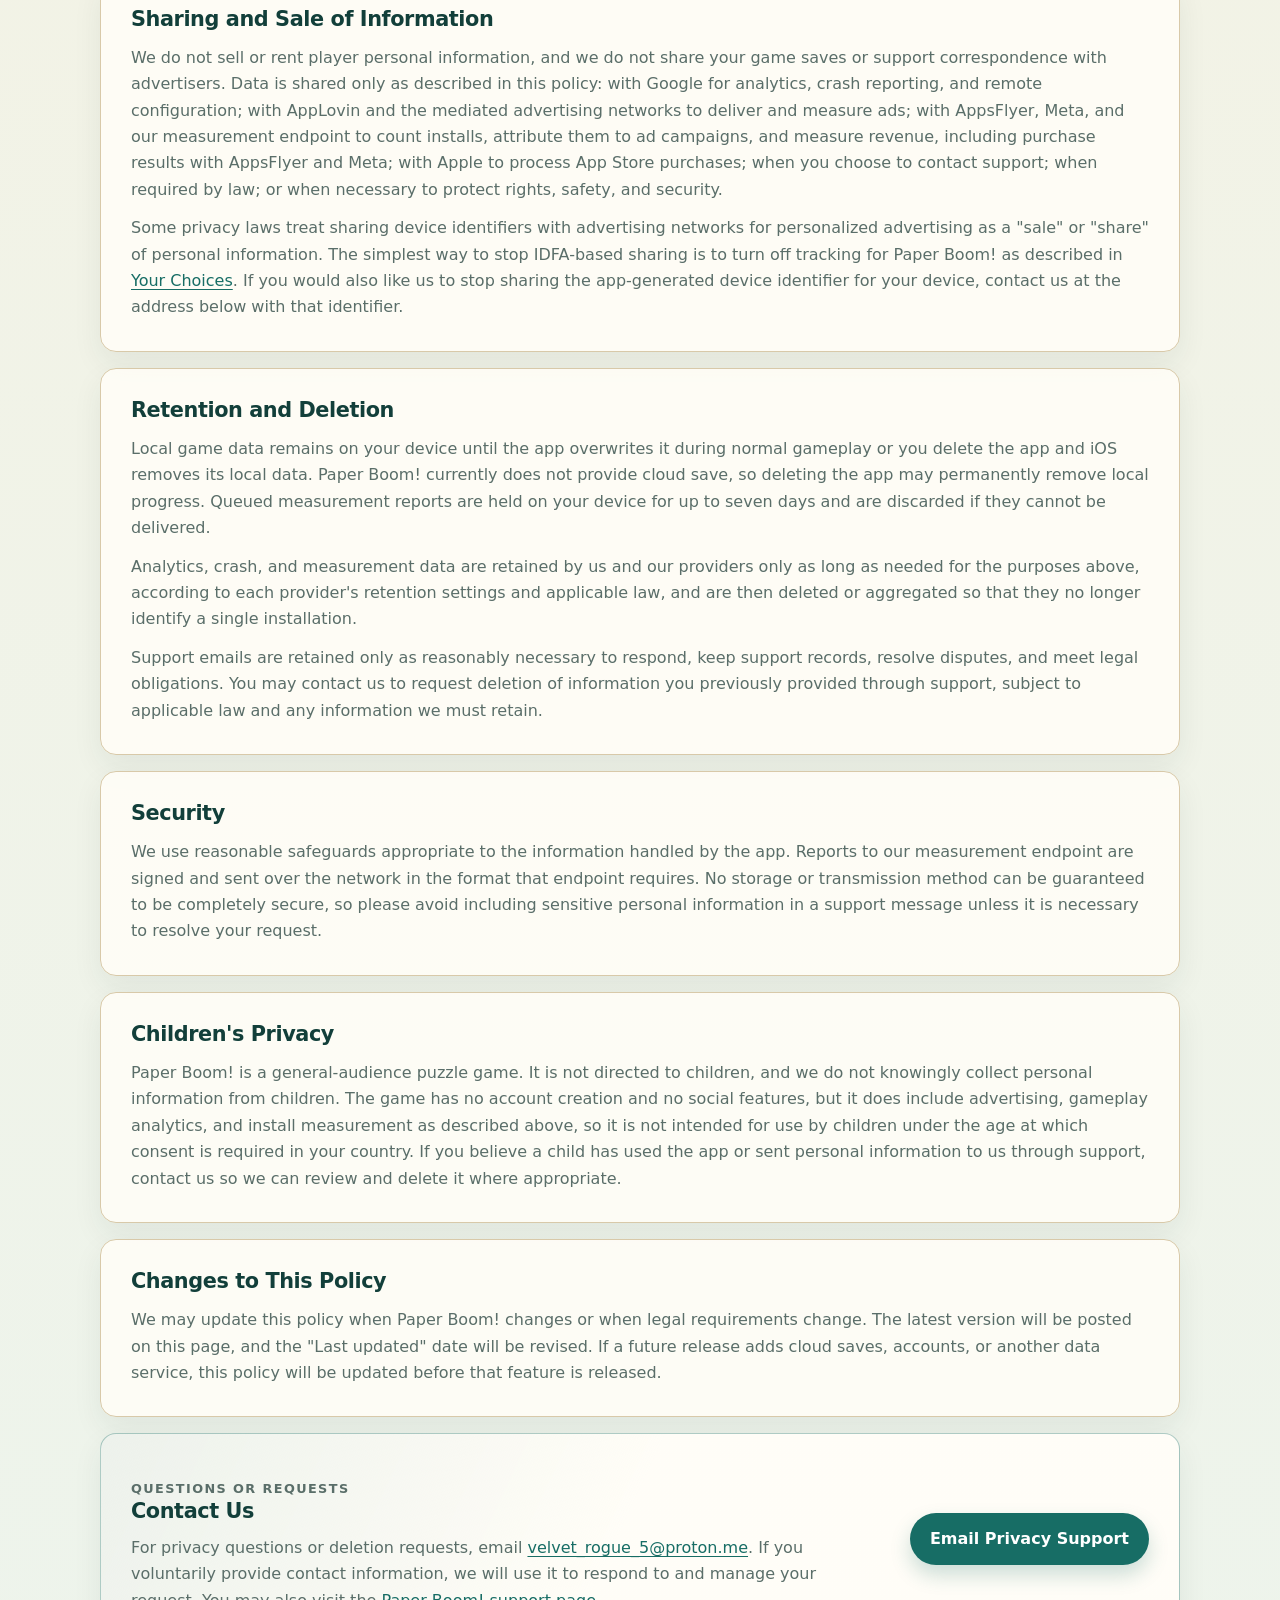
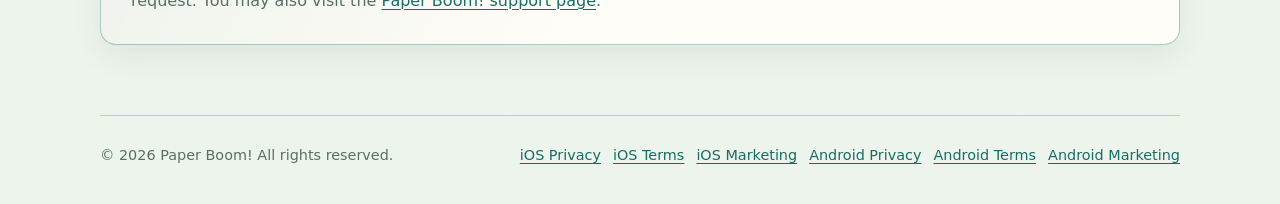
<file: privacy.html>
<!doctype html>
<html lang="en">
<head>
  <meta charset="utf-8">
  <meta name="viewport" content="width=device-width, initial-scale=1">
  <meta name="robots" content="index,follow">
  <meta name="description" content="Privacy Policy for Paper Boom! on iOS, covering on-device game saves, in-app advertising, analytics and crash reporting, install measurement with AppsFlyer and Meta, App Tracking Transparency and the IDFA, and Apple in-app purchases.">
  <meta name="theme-color" content="#123f3a">
  <title>Privacy Policy (iOS) | Paper Boom!</title>
  <link rel="icon" href="assets/app-icon.png">
  <link rel="apple-touch-icon" href="assets/app-icon.png">
  <link rel="stylesheet" href="assets/styles.css">
</head>
<body>
  <header class="site-header">
    <nav class="top-nav" aria-label="Page navigation">
      <a class="brand" href="index.html" aria-label="Paper Boom home">
        <img src="assets/app-icon.png" alt="" width="44" height="44">
        <span>Paper Boom!</span>
      </a>
      <div class="nav-links">
        <a href="index.html">Home</a>
        <a href="privacy.html" aria-current="page">Privacy</a>
        <a href="support/">Support</a>
      </div>
    </nav>
  </header>

  <main id="privacy">
    <section class="hero">
      <div class="hero-copy">
        <p class="eyebrow">Privacy Policy · iOS</p>
        <h1>Paper Boom! for iOS</h1>
        <p class="lead">
          This policy explains how Paper Boom! handles information when you play. You still do not need an account,
          and your game progress is saved on your device. The app now also shows ads, reports gameplay and
          performance data to analytics and crash-reporting services, and measures installs so we can understand
          how the game is found and how it performs. On first launch, iOS asks whether Paper Boom! may track you;
          Apple's advertising identifier (IDFA) is read only if you tap Allow.
        </p>
        <p class="updated">Last updated: September 17, 2026</p>
        <div class="platform-switcher" aria-label="Choose a platform privacy policy">
          <span>Platform</span>
          <a href="privacy.html" aria-current="page">iOS</a>
          <a href="android/privacy.html">Android</a>
        </div>
        <nav class="document-nav" aria-label="iOS documents">
          <a href="privacy.html" aria-current="page">Privacy</a>
          <a href="terms-of-use.html">Terms of Use</a>
          <a href="marketing.html">Marketing Copy</a>
        </nav>
      </div>

      <aside class="hero-badge" aria-label="Privacy summary">
        <img src="assets/app-icon.png" alt="Paper Boom app icon" width="136" height="136">
        <div>
          <strong>No account needed</strong>
          <span>Play without signing up. The IDFA is used only if you allow tracking in Apple's prompt.</span>
        </div>
      </aside>
    </section>

    <section class="summary-grid" aria-label="Privacy at a glance">
      <article>
        <span class="card-number" aria-hidden="true">01</span>
        <h2>No Account</h2>
        <p>You can play without providing a name, email address, phone number, password, or login credential.</p>
      </article>
      <article>
        <span class="card-number" aria-hidden="true">02</span>
        <h2>On-Device Saves</h2>
        <p>Levels, coins, lives, inventory, tutorials, and preferences are stored locally so the game can continue where you left off.</p>
      </article>
      <article>
        <span class="card-number" aria-hidden="true">03</span>
        <h2>Ads and Measurement</h2>
        <p>The app includes advertising, analytics, crash reporting, remote configuration, and install measurement. It asks for tracking permission through Apple's App Tracking Transparency prompt.</p>
      </article>
    </section>

    <section class="policy" aria-label="Privacy policy details">
      <article class="policy-section">
        <h2>Information Handled by the App</h2>
        <p>
          Paper Boom! does not require an account and does not ask for your name, email address, phone number,
          precise location, photos, contacts, microphone, camera, or payment card details.
        </p>
        <p>
          To provide the game, Paper Boom! stores game state and preferences on your device. This may include your
          current level, session progress, coins, lives and life timers, rocket inventory, streak and tutorial state,
          music, sound and haptic settings, purchase-related in-game inventory, and technical state needed to keep
          local saves consistent.
        </p>
        <p>
          The app generates a random device identifier the first time it runs and stores it on your device, including
          in the iOS keychain so it can survive a reinstall. It is not derived from your identity or your Apple
          Account. This identifier is sent with the analytics, crash-reporting, advertising, and measurement data
          described below so that events from the same installation can be counted together. Deleting the app does
          not always remove the keychain copy; see <a href="#choices">Your Choices</a>.
        </p>
        <p>
          The app also uses identifiers provided by iOS and by its measurement partners:
        </p>
        <ul class="policy-list">
          <li>
            <strong>Identifier for Vendor (IDFV).</strong> An identifier iOS assigns to apps from the same developer on
            your device. It does not require tracking permission and is sent with install measurement reports.
          </li>
          <li>
            <strong>Identifier for Advertisers (IDFA).</strong> Apple's advertising identifier. Paper Boom! reads it
            only if you allow tracking in the App Tracking Transparency prompt. If you do not allow tracking, the app
            does not read or send it. See <a href="#att">App Tracking Transparency and the IDFA</a>.
          </li>
          <li>
            <strong>AppsFlyer ID and Meta anonymous ID.</strong> Random identifiers created by the AppsFlyer and Meta
            SDKs inside the app. They are used by those services and are also included in our own measurement reports
            so the records can be matched.
          </li>
        </ul>
        <p>
          The app also creates a separate random support identifier and stores it on your device. If you tap the
          in-game support button, this identifier is placed in the subject of a draft email so we can distinguish
          support requests. It leaves your device only if you choose to send that email.
        </p>
        <p>
          Along with the identifiers above, the services described below receive technical information about your
          device and the app: device model and manufacturer, operating system version, screen size, app version and
          build, language and region settings, time zone, store channel, network connection status, and the IP address
          your device uses to reach the internet.
        </p>
      </article>

      <article class="policy-section">
        <h2>Analytics and Crash Reporting</h2>
        <p>
          Paper Boom! uses Google Firebase Analytics and Firebase Crashlytics. Analytics records gameplay and app
          lifecycle events so we can see how the game is actually played and where players get stuck. Crashlytics
          records crashes and unhandled errors so we can fix them.
        </p>
        <p>The events we send describe gameplay, not you personally. They cover:</p>
        <ul class="policy-list">
          <li>App and session activity: app opens, session start and end, session length, screens viewed.</li>
          <li>Level activity: level start, level end and result, retries, continues, and tutorial progress.</li>
          <li>In-game economy: coins earned and spent, lives consumed, streaks, gift boxes, and booster usage.</li>
          <li>Shop and purchase activity: shop opens, product taps, and purchase results.</li>
          <li>Settings activity: settings opened, closed, and toggled.</li>
          <li>Ad activity: ad requests, loads, impressions, failures, closes, and rewarded-ad completions.</li>
          <li>Experiment activity: which configuration or A/B group your installation received.</li>
          <li>Delivery diagnostics: whether our own events and reports reached our servers, and how late they were.</li>
        </ul>
        <p>
          We also set a small number of properties about the installation, such as current level, last completed
          level, last session length, level pack version, a coarse coin-balance range, and the build channel and
          build number. Crash reports include the device identifier, device and OS details, app version, and a
          technical stack trace.
        </p>
        <p>
          Google processes this data as our service provider under the
          <a href="https://firebase.google.com/support/privacy" rel="noopener noreferrer">Firebase privacy documentation</a>
          and the <a href="https://policies.google.com/privacy" rel="noopener noreferrer">Google Privacy Policy</a>.
        </p>
      </article>

      <article class="policy-section">
        <h2>Advertising</h2>
        <p>
          Paper Boom! includes in-app advertising and is monetized primarily through ads. The app can show rewarded
          video ads that you choose to watch in exchange for an in-game reward, and interstitial ads that appear
          between levels. A banner format also exists in the app and is disabled by default; if we enable it, ads may
          also appear at the bottom of the gameplay screen. Ad placement, frequency, and cooldowns are controlled by
          remote configuration and can change without an app update.
        </p>
        <p>
          Ads are delivered through AppLovin MAX, which mediates demand from several advertising networks. The
          networks currently integrated in the iOS app are AppLovin, Google AdMob, Unity Ads, Vungle (Liftoff),
          DT Exchange (Digital Turbine), Mintegral, Pangle (ByteDance), BidMachine, and Bigo Ads. Some of these
          networks may not be enabled and some ad placements may not be serving yet, but the software components ship
          with the app.
        </p>
        <p>
          To select, deliver, and measure ads, these providers process device and usage information, which typically
          includes the device identifier described above, the IDFA if you have allowed tracking, IP address and the
          coarse location derived from it, device model and operating system, network and locale information, and
          your interactions with the ads shown (such as views, clicks, and completions). If you have not allowed
          tracking, iOS gives the networks no IDFA, and ads are measured with Apple's privacy-preserving SKAdNetwork
          attribution instead. We do not send them your game saves or your support email. AppLovin
          also reports estimated ad revenue for each impression back to the app, which we use for the measurement
          described in the next section.
        </p>
        <p>
          Each advertising network handles the data it receives as an independent controller under its own privacy
          policy, including
          <a href="https://www.applovin.com/privacy/" rel="noopener noreferrer">AppLovin</a> and
          <a href="https://unity.com/legal/game-player-and-app-user-privacy-policy" rel="noopener noreferrer">Unity</a>, and
          <a href="https://policies.google.com/technologies/ads" rel="noopener noreferrer">Google</a>.
          AppLovin publishes the current list of its mediation and demand partners on its privacy page.
        </p>
      </article>

      <article class="policy-section">
        <h2>Install Measurement and Attribution</h2>
        <p>
          Paper Boom! uses three measurement services so that we can count installs, understand which advertising
          campaign or marketing channel a player came from, and measure how much advertising revenue an installation
          generates in aggregate.
        </p>
        <p>
          <strong>AppsFlyer.</strong> The AppsFlyer SDK starts when the app launches. It receives the app-generated
          device identifier, the AppsFlyer ID, the IDFV, the IDFA if you have allowed tracking, IP address, device and
          app information, the gameplay and app events described under Analytics, and the estimated revenue of each ad
          impression. AppsFlyer matches this against ad campaigns to attribute the install. While the tracking prompt
          is still unanswered, AppsFlyer holds its first report for up to 60 seconds so it can respect your choice.
          AppsFlyer processes this data as our service provider under the
          <a href="https://www.appsflyer.com/legal/services-privacy-policy/" rel="noopener noreferrer">AppsFlyer Services Privacy Policy</a>.
        </p>
        <p>
          <strong>Meta (Facebook) App Events.</strong> The Meta SDK records app activation and a limited set of
          gameplay events so that we can measure installs from ads we run on Facebook and Instagram. It receives the
          Meta anonymous ID, device and app information, and IP address. It collects the IDFA only after you allow
          tracking; until then, and if you decline, IDFA collection stays turned off. The app does not use Facebook
          Login and does not access your Facebook account. Meta handles this data under the
          <a href="https://www.facebook.com/privacy/policy/" rel="noopener noreferrer">Meta Privacy Policy</a>.
        </p>
        <p>
          <strong>Our measurement endpoint.</strong> The app also reports installation and gameplay milestones to our
          own endpoint at <span>app-d.paperboom.com.ai</span>, operated for us. On first launch the app sends an
          install report containing the device identifier, IDFV, IDFA (only if you have allowed tracking), AppsFlyer
          ID, Meta anonymous ID, app id, platform, app version and build, store channel and region, device model and
          manufacturer, operating system version, screen size, language, country, and time zone. After that, selected
          events — app opens, tutorial completion, ad impressions, and cumulative ad revenue — are sent with the same
          identifiers.
        </p>
        <p>
          These reports are queued on your device when the network is unavailable and retried later, so a report may
          be delivered hours or days after the event happened. Queued reports are stored on your device until they
          are delivered or expire.
        </p>
      </article>

      <article class="policy-section">
        <h2>Remote Configuration and Experiments</h2>
        <p>
          The app uses Firebase Remote Config to fetch settings such as ad frequency, level pacing, and shop
          availability, and to run A/B tests. Fetching configuration sends the device identifier and basic app and
          device information to Google, and your installation may be assigned to a test group. The group you are in
          is recorded as an analytics event so results can be compared. If configuration cannot be fetched, the app
          falls back to the values built into the release.
        </p>
      </article>

      <article id="att" class="policy-section">
        <h2>App Tracking Transparency and the IDFA</h2>
        <p>
          Paper Boom! uses Apple's App Tracking Transparency prompt to ask whether it may track
          you. The prompt appears shortly after the app first opens and explains that permission "allows us to measure
          which ads bring players to Paper Boom, so we can show you more relevant ones." You are asked only once;
          iOS remembers your answer.
        </p>
        <p>
          <strong>If you tap Allow,</strong> the app reads your Identifier for Advertisers (IDFA) and makes it
          available to AppsFlyer, Meta, AppLovin and the advertising networks it mediates, and our measurement
          endpoint. They use it to attribute your install to the ad campaign that led to it, to measure ad performance
          and revenue, and to show ads that may be more relevant to you. Combining data about you from Paper Boom!
          with data from other companies' apps, websites, or ad campaigns in this way is what Apple calls tracking.
        </p>
        <p>
          <strong>If you tap Ask App Not to Track,</strong> or if tracking is restricted or turned off on your device,
          the app does not read or send the IDFA, and Meta's IDFA collection stays off. The game works the same either
          way. Ads are still shown, and installs are still measured in aggregate through Apple's SKAdNetwork and with
          the app-generated device identifier and IDFV, which are not used to track you across other companies' apps
          and websites.
        </p>
      </article>

      <article class="policy-section">
        <h2>Notifications</h2>
        <p>
          Paper Boom! can show local reminder notifications, such as a short message around midday or in the evening
          inviting you back to play. They are scheduled on your device for up to 14 days ahead, avoid late-night quiet
          hours, and are rescheduled each time you open the game. They are not sent from a push server, and no push
          token is created or shared.
        </p>
        <p>
          iOS asks for your permission before any notification is shown, by default after you win a level. The app
          records in analytics whether the permission prompt was shown and your answer, and when reminders are
          scheduled, shown, or opened.
        </p>
      </article>

      <article id="choices" class="policy-section">
        <h2>Your Choices</h2>
        <ul class="policy-list">
          <li>
            <strong>Rewarded ads are optional.</strong> You choose whether to watch one. Interstitial ads are shown
            automatically between levels and cannot currently be turned off in the game.
          </li>
          <li>
            <strong>Tracking permission.</strong> You can change your answer at any time in iOS Settings &gt; Privacy
            &amp; Security &gt; Tracking by turning Paper Boom! off. Once tracking is off, the app stops reading the
            IDFA. Turning off "Allow Apps to Request to Track" on that screen declines tracking for all apps. You can
            also turn off Personalized Ads under Privacy &amp; Security &gt; Apple Advertising for Apple's own
            advertising.
          </li>
          <li>
            <strong>Notifications.</strong> You can decline the notification permission, turn reminders off in the
            game's settings, or turn off notifications for Paper Boom! in iOS Settings &gt; Notifications.
          </li>
          <li>
            <strong>Deleting the app.</strong> Deleting Paper Boom! removes your local game saves. The device
            identifier may remain in the iOS keychain and be reused if you reinstall; erasing all content and
            settings on the device, or contacting us with the identifier, will clear it.
          </li>
          <li>
            <strong>Requests about your data.</strong> Email us to ask about, or request deletion of, data associated
            with your device identifier. It helps if you include the support identifier from the in-game support
            email so we can find the right records.
          </li>
        </ul>
      </article>

      <article class="policy-section">
        <h2>App Store Purchases</h2>
        <p>
          Paper Boom! offers optional in-app purchases — coin packs, bundles, a Starter Pack, and Remove Ads — which
          are processed by Apple through the App Store. Apple handles your payment method, Apple Account, and billing
          details under the <a href="https://www.apple.com/legal/privacy/" rel="noopener noreferrer">Apple Privacy Policy</a>.
          We never receive your name, Apple Account email, or payment card details.
        </p>
        <p>
          To complete a purchase, iOS tells the app the product identifier, whether the transaction succeeded, failed,
          or was cancelled, and a transaction identifier. The app uses this on your device to grant the item and does
          not send your App Store receipt to our own servers. Purchased coins, boosters, and lives are stored in your
          local game save, and the app records on your device whether you have bought Remove Ads or the Starter Pack.
          When you tap Restore Purchases, iOS returns your previous non-consumable purchases so Remove Ads can be
          turned back on.
        </p>
        <p>
          We record each purchase outcome as a <span>purchase_result</span> event containing the product identifier,
          the result (such as purchased, restored, cancelled, or failed), and the transaction identifier or failure
          reason. It does not contain the price you paid. Like other gameplay events, it is sent with the identifiers
          described above to Firebase Analytics, to AppsFlyer, and to Meta, so that we can measure which ad campaigns
          bring paying players. Shop opens and product taps are also recorded as analytics events. After a completed
          purchase, your installation is marked as a purchaser on your device, which can change the offers you see
          and turn off interstitial ads.
        </p>
      </article>

      <article class="policy-section">
        <h2>Support and External Links</h2>
        <p>
          When you tap Support, Paper Boom! opens your device's email app with a draft addressed to us. We receive
          only the information you decide to include and send, together with the support identifier in the subject.
          Your email provider processes the message under its own privacy terms.
        </p>
        <p>
          The app may also open legal pages in your web browser, and tapping an ad will open a destination chosen by
          the advertiser. Once you leave the app, the privacy practices of the destination website and your browser
          apply.
        </p>
      </article>

      <article class="policy-section">
        <h2>How Information Is Used</h2>
        <p>
          Local game data is used only to provide game features: resume progress, maintain balances and timers,
          remember completed tutorials, restore settings, grant purchased in-game content after a completed App Store
          purchase, and restore Remove Ads when you ask.
        </p>
        <p>
          Analytics, crash, advertising, configuration, and measurement data are used to operate and improve the
          game: to fix crashes and bugs, understand which levels are too hard or too easy, balance the in-game
          economy, deliver and cap ads, measure ad performance and revenue, run A/B tests, count installs and
          attribute them to a marketing channel, and detect invalid or fraudulent activity.
        </p>
        <p>
          Information you voluntarily send in a support email is used to answer your request, troubleshoot the issue,
          and protect the game and its players from abuse.
        </p>
      </article>

      <article class="policy-section">
        <h2>Sharing and Sale of Information</h2>
        <p>
          We do not sell or rent player personal information, and we do not share your game saves or support
          correspondence with advertisers. Data is shared only as described in this policy: with Google for
          analytics, crash reporting, and remote configuration; with AppLovin and the mediated advertising networks
          to deliver and measure ads; with AppsFlyer, Meta, and our measurement endpoint to count installs, attribute
          them to ad campaigns, and measure revenue, including purchase results with AppsFlyer and Meta; with Apple to
          process App Store purchases; when you choose to contact support; when required by law; or when
          necessary to protect rights, safety, and security.
        </p>
        <p>
          Some privacy laws treat sharing device identifiers with advertising networks for personalized advertising
          as a "sale" or "share" of personal information. The simplest way to stop IDFA-based sharing is to turn off
          tracking for Paper Boom! as described in <a href="#choices">Your Choices</a>. If you would also like us to
          stop sharing the app-generated device identifier for your device, contact us at the address below with that
          identifier.
        </p>
      </article>

      <article class="policy-section">
        <h2>Retention and Deletion</h2>
        <p>
          Local game data remains on your device until the app overwrites it during normal gameplay or you delete the
          app and iOS removes its local data. Paper Boom! currently does not provide cloud save, so deleting the app
          may permanently remove local progress. Queued measurement reports are held on your device for up to seven
          days and are discarded if they cannot be delivered.
        </p>
        <p>
          Analytics, crash, and measurement data are retained by us and our providers only as long as needed for the
          purposes above, according to each provider's retention settings and applicable law, and are then deleted or
          aggregated so that they no longer identify a single installation.
        </p>
        <p>
          Support emails are retained only as reasonably necessary to respond, keep support records, resolve disputes,
          and meet legal obligations. You may contact us to request deletion of information you previously provided
          through support, subject to applicable law and any information we must retain.
        </p>
      </article>

      <article class="policy-section">
        <h2>Security</h2>
        <p>
          We use reasonable safeguards appropriate to the information handled by the app. Reports to our measurement
          endpoint are signed and sent over the network in the format that endpoint requires. No storage or
          transmission method can be guaranteed to be completely secure, so please avoid including sensitive personal
          information in a support message unless it is necessary to resolve your request.
        </p>
      </article>

      <article class="policy-section">
        <h2>Children's Privacy</h2>
        <p>
          Paper Boom! is a general-audience puzzle game. It is not directed to children, and we do not knowingly
          collect personal information from children. The game has no account creation and no social features, but it
          does include advertising, gameplay analytics, and install measurement as described above, so it is not
          intended for use by children under the age at which consent is required in your country. If you believe a
          child has used the app or sent personal information to us through support, contact us so we can review and
          delete it where appropriate.
        </p>
      </article>

      <article class="policy-section">
        <h2>Changes to This Policy</h2>
        <p>
          We may update this policy when Paper Boom! changes or when legal requirements change. The latest version
          will be posted on this page, and the "Last updated" date will be revised. If a future release adds cloud
          saves, accounts, or another data service, this policy will be updated
          before that feature is released.
        </p>
      </article>

      <article id="contact" class="policy-section contact-panel">
        <div>
          <p class="eyebrow">Questions or requests</p>
          <h2>Contact Us</h2>
          <p>
            For privacy questions or deletion requests, email
            <a href="mailto:velvet_rogue_5@proton.me">velvet_rogue_5@proton.me</a>. If you voluntarily provide contact
            information, we will use it to respond to and manage your request. You may also visit the
            <a href="support/">Paper Boom! support page</a>.
          </p>
        </div>
        <a class="contact-button" href="mailto:velvet_rogue_5@proton.me?subject=Paper%20Boom%21%20Privacy%20Request">Email Privacy Support</a>
      </article>
    </section>
  </main>

  <footer class="site-footer">
    <p>&copy; 2026 Paper Boom! All rights reserved.</p>
    <nav class="footer-links" aria-label="Legal documents">
      <a href="privacy.html">iOS Privacy</a>
      <a href="terms-of-use.html">iOS Terms</a>
      <a href="marketing.html">iOS Marketing</a>
      <a href="android/privacy.html">Android Privacy</a>
      <a href="android/terms-of-use.html">Android Terms</a>
      <a href="android/marketing.html">Android Marketing</a>
    </nav>
  </footer>
</body>
</html>
</file>
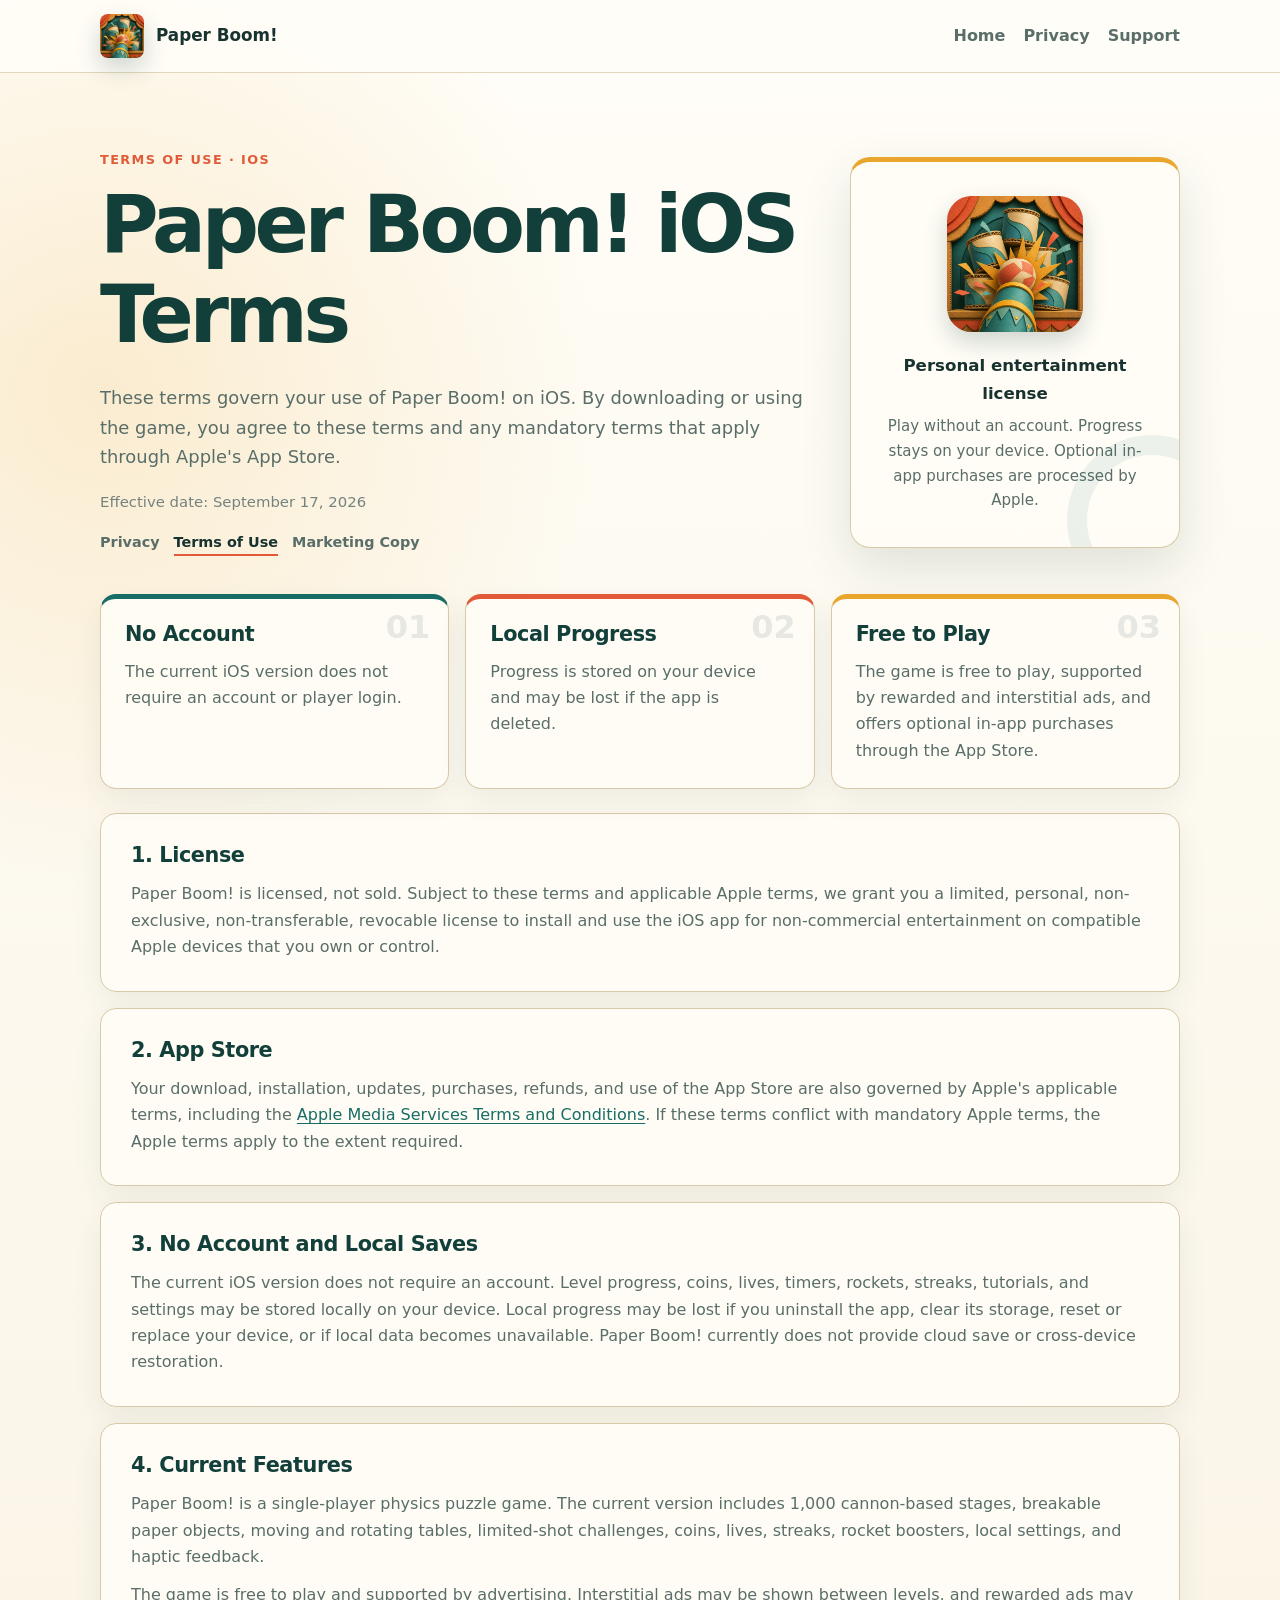
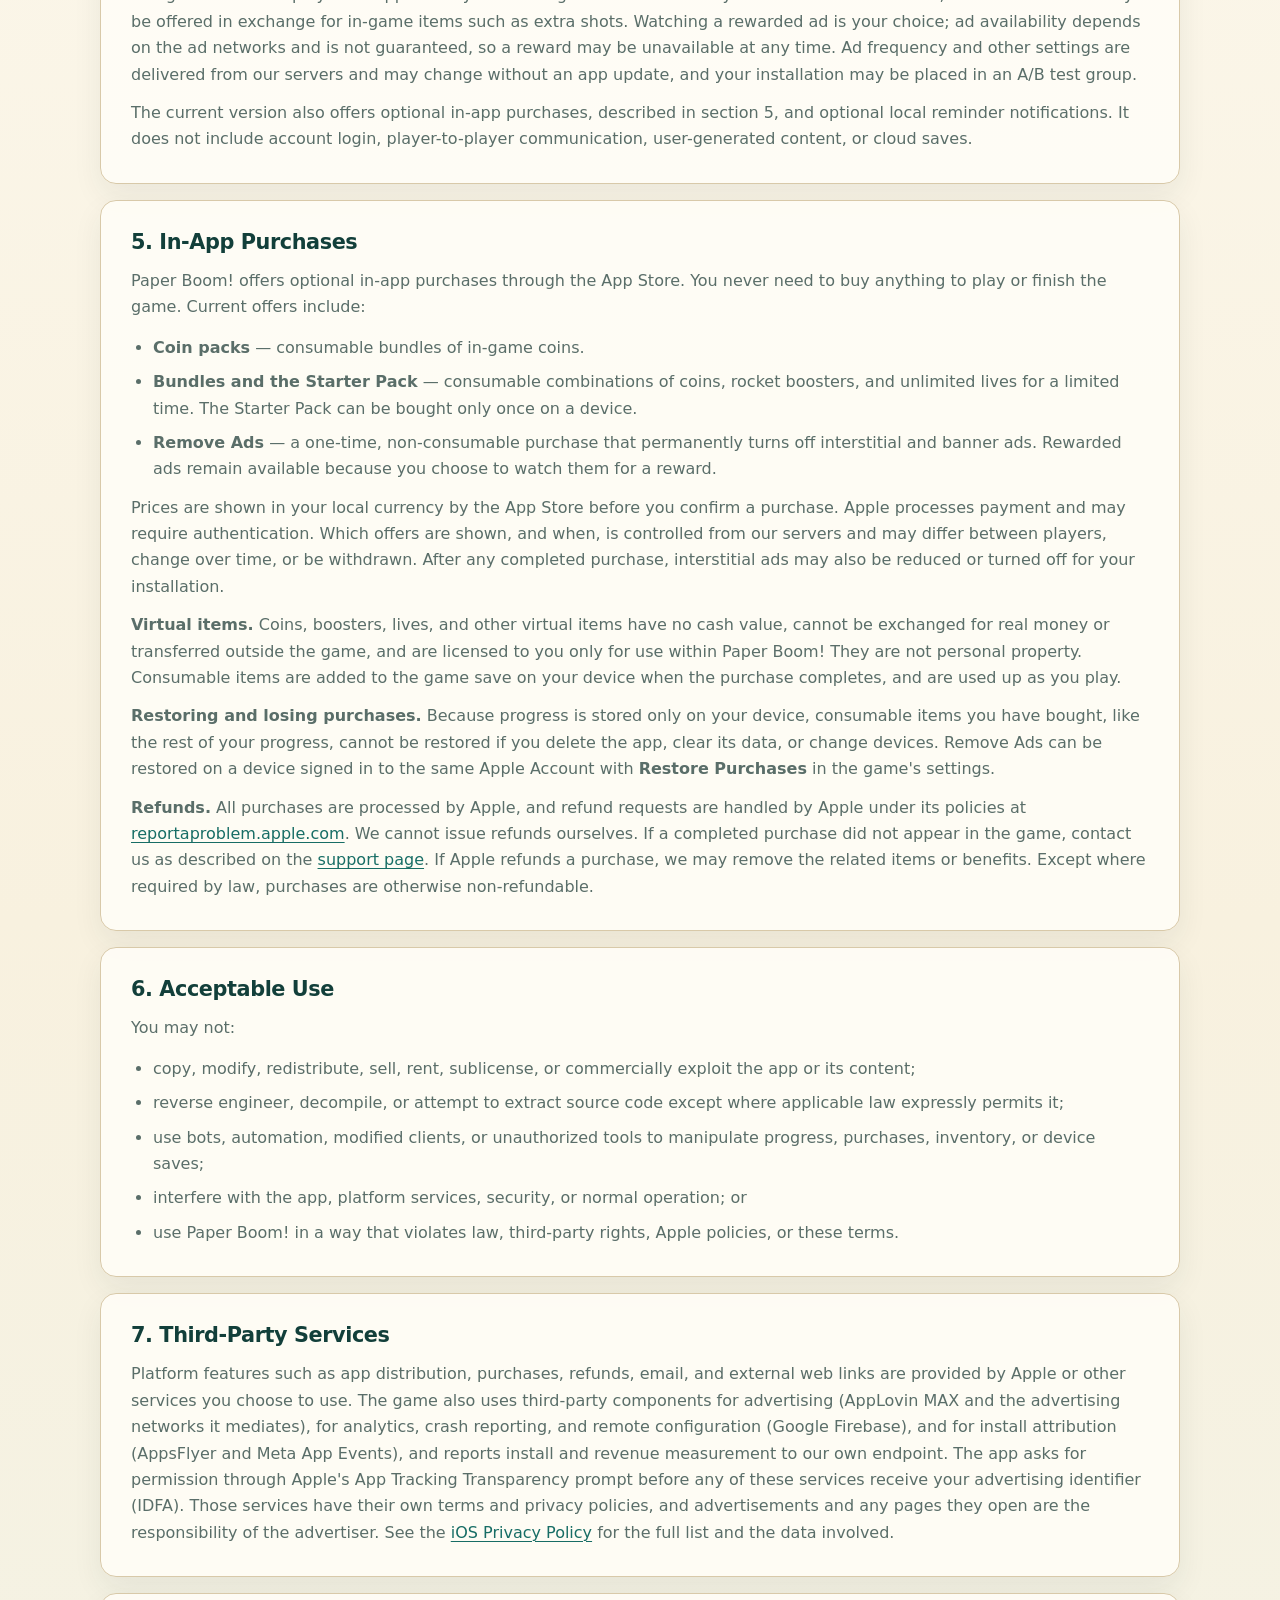
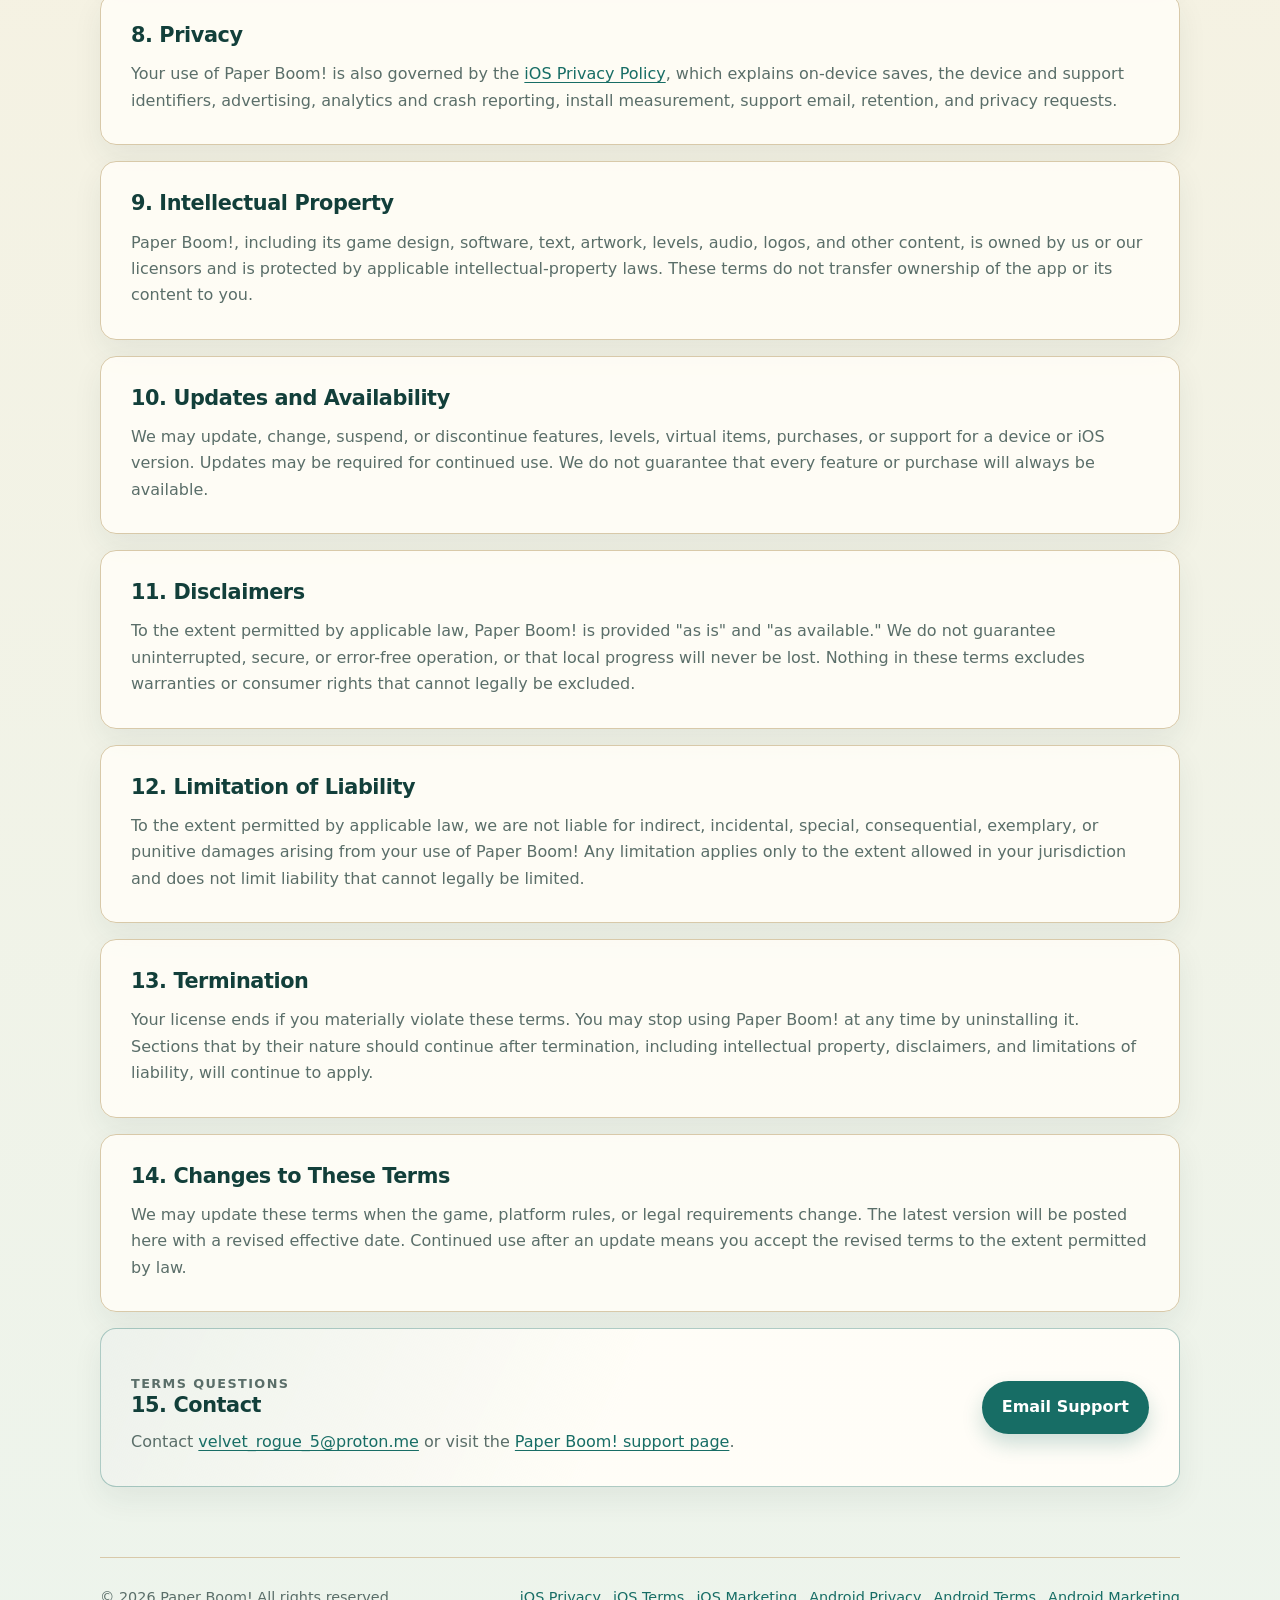
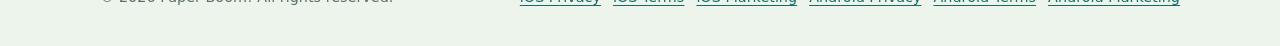
<file: terms-of-use.html>
<!doctype html>
<html lang="en">
<head>
  <meta charset="utf-8">
  <meta name="viewport" content="width=device-width, initial-scale=1">
  <meta name="robots" content="index,follow">
  <meta name="description" content="Terms of Use for Paper Boom! on iOS, including local saves, optional purchases, and App Store terms.">
  <meta name="theme-color" content="#123f3a">
  <title>Terms of Use (iOS) | Paper Boom!</title>
  <link rel="icon" href="assets/app-icon.png">
  <link rel="apple-touch-icon" href="assets/app-icon.png">
  <link rel="stylesheet" href="assets/styles.css">
</head>
<body>
  <header class="site-header">
    <nav class="top-nav" aria-label="Page navigation">
      <a class="brand" href="index.html" aria-label="Paper Boom home"><img src="assets/app-icon.png" alt="" width="44" height="44"><span>Paper Boom!</span></a>
      <div class="nav-links"><a href="index.html">Home</a><a href="privacy.html">Privacy</a><a href="support/">Support</a></div>
    </nav>
  </header>

  <main>
    <section class="hero">
      <div class="hero-copy">
        <p class="eyebrow">Terms of Use · iOS</p>
        <h1>Paper Boom! iOS Terms</h1>
        <p class="lead">These terms govern your use of Paper Boom! on iOS. By downloading or using the game, you agree to these terms and any mandatory terms that apply through Apple's App Store.</p>
        <p class="updated">Effective date: September 17, 2026</p>
        <nav class="document-nav" aria-label="iOS documents"><a href="privacy.html">Privacy</a><a href="terms-of-use.html" aria-current="page">Terms of Use</a><a href="marketing.html">Marketing Copy</a></nav>
      </div>
      <aside class="hero-badge" aria-label="Terms summary">
        <img src="assets/app-icon.png" alt="Paper Boom app icon" width="136" height="136">
        <div><strong>Personal entertainment license</strong><span>Play without an account. Progress stays on your device. Optional in-app purchases are processed by Apple.</span></div>
      </aside>
    </section>

    <section class="summary-grid" aria-label="Terms at a glance">
      <article><span class="card-number" aria-hidden="true">01</span><h2>No Account</h2><p>The current iOS version does not require an account or player login.</p></article>
      <article><span class="card-number" aria-hidden="true">02</span><h2>Local Progress</h2><p>Progress is stored on your device and may be lost if the app is deleted.</p></article>
      <article><span class="card-number" aria-hidden="true">03</span><h2>Free to Play</h2><p>The game is free to play, supported by rewarded and interstitial ads, and offers optional in-app purchases through the App Store.</p></article>
    </section>

    <section class="policy" aria-label="Terms of use details">
      <article class="policy-section"><h2>1. License</h2><p>Paper Boom! is licensed, not sold. Subject to these terms and applicable Apple terms, we grant you a limited, personal, non-exclusive, non-transferable, revocable license to install and use the iOS app for non-commercial entertainment on compatible Apple devices that you own or control.</p></article>

      <article class="policy-section"><h2>2. App Store</h2><p>Your download, installation, updates, purchases, refunds, and use of the App Store are also governed by Apple's applicable terms, including the <a href="https://www.apple.com/legal/internet-services/itunes/" rel="noopener noreferrer">Apple Media Services Terms and Conditions</a>. If these terms conflict with mandatory Apple terms, the Apple terms apply to the extent required.</p></article>

      <article class="policy-section"><h2>3. No Account and Local Saves</h2><p>The current iOS version does not require an account. Level progress, coins, lives, timers, rockets, streaks, tutorials, and settings may be stored locally on your device. Local progress may be lost if you uninstall the app, clear its storage, reset or replace your device, or if local data becomes unavailable. Paper Boom! currently does not provide cloud save or cross-device restoration.</p></article>

      <article class="policy-section"><h2>4. Current Features</h2><p>Paper Boom! is a single-player physics puzzle game. The current version includes 1,000 cannon-based stages, breakable paper objects, moving and rotating tables, limited-shot challenges, coins, lives, streaks, rocket boosters, local settings, and haptic feedback.</p><p>The game is free to play and supported by advertising. Interstitial ads may be shown between levels, and rewarded ads may be offered in exchange for in-game items such as extra shots. Watching a rewarded ad is your choice; ad availability depends on the ad networks and is not guaranteed, so a reward may be unavailable at any time. Ad frequency and other settings are delivered from our servers and may change without an app update, and your installation may be placed in an A/B test group.</p><p>The current version also offers optional in-app purchases, described in section 5, and optional local reminder notifications. It does not include account login, player-to-player communication, user-generated content, or cloud saves.</p></article>

      <article class="policy-section"><h2>5. In-App Purchases</h2><p>Paper Boom! offers optional in-app purchases through the App Store. You never need to buy anything to play or finish the game. Current offers include:</p><ul class="policy-list"><li><strong>Coin packs</strong> — consumable bundles of in-game coins.</li><li><strong>Bundles and the Starter Pack</strong> — consumable combinations of coins, rocket boosters, and unlimited lives for a limited time. The Starter Pack can be bought only once on a device.</li><li><strong>Remove Ads</strong> — a one-time, non-consumable purchase that permanently turns off interstitial and banner ads. Rewarded ads remain available because you choose to watch them for a reward.</li></ul><p>Prices are shown in your local currency by the App Store before you confirm a purchase. Apple processes payment and may require authentication. Which offers are shown, and when, is controlled from our servers and may differ between players, change over time, or be withdrawn. After any completed purchase, interstitial ads may also be reduced or turned off for your installation.</p><p><strong>Virtual items.</strong> Coins, boosters, lives, and other virtual items have no cash value, cannot be exchanged for real money or transferred outside the game, and are licensed to you only for use within Paper Boom! They are not personal property. Consumable items are added to the game save on your device when the purchase completes, and are used up as you play.</p><p><strong>Restoring and losing purchases.</strong> Because progress is stored only on your device, consumable items you have bought, like the rest of your progress, cannot be restored if you delete the app, clear its data, or change devices. Remove Ads can be restored on a device signed in to the same Apple Account with <strong>Restore Purchases</strong> in the game's settings.</p><p><strong>Refunds.</strong> All purchases are processed by Apple, and refund requests are handled by Apple under its policies at <a href="https://reportaproblem.apple.com/" rel="noopener noreferrer">reportaproblem.apple.com</a>. We cannot issue refunds ourselves. If a completed purchase did not appear in the game, contact us as described on the <a href="support/">support page</a>. If Apple refunds a purchase, we may remove the related items or benefits. Except where required by law, purchases are otherwise non-refundable.</p></article>

      <article class="policy-section"><h2>6. Acceptable Use</h2><p>You may not:</p><ul class="policy-list"><li>copy, modify, redistribute, sell, rent, sublicense, or commercially exploit the app or its content;</li><li>reverse engineer, decompile, or attempt to extract source code except where applicable law expressly permits it;</li><li>use bots, automation, modified clients, or unauthorized tools to manipulate progress, purchases, inventory, or device saves;</li><li>interfere with the app, platform services, security, or normal operation; or</li><li>use Paper Boom! in a way that violates law, third-party rights, Apple policies, or these terms.</li></ul></article>

      <article class="policy-section"><h2>7. Third-Party Services</h2><p>Platform features such as app distribution, purchases, refunds, email, and external web links are provided by Apple or other services you choose to use. The game also uses third-party components for advertising (AppLovin MAX and the advertising networks it mediates), for analytics, crash reporting, and remote configuration (Google Firebase), and for install attribution (AppsFlyer and Meta App Events), and reports install and revenue measurement to our own endpoint. The app asks for permission through Apple's App Tracking Transparency prompt before any of these services receive your advertising identifier (IDFA). Those services have their own terms and privacy policies, and advertisements and any pages they open are the responsibility of the advertiser. See the <a href="privacy.html">iOS Privacy Policy</a> for the full list and the data involved.</p></article>

      <article class="policy-section"><h2>8. Privacy</h2><p>Your use of Paper Boom! is also governed by the <a href="privacy.html">iOS Privacy Policy</a>, which explains on-device saves, the device and support identifiers, advertising, analytics and crash reporting, install measurement, support email, retention, and privacy requests.</p></article>

      <article class="policy-section"><h2>9. Intellectual Property</h2><p>Paper Boom!, including its game design, software, text, artwork, levels, audio, logos, and other content, is owned by us or our licensors and is protected by applicable intellectual-property laws. These terms do not transfer ownership of the app or its content to you.</p></article>

      <article class="policy-section"><h2>10. Updates and Availability</h2><p>We may update, change, suspend, or discontinue features, levels, virtual items, purchases, or support for a device or iOS version. Updates may be required for continued use. We do not guarantee that every feature or purchase will always be available.</p></article>

      <article class="policy-section"><h2>11. Disclaimers</h2><p>To the extent permitted by applicable law, Paper Boom! is provided "as is" and "as available." We do not guarantee uninterrupted, secure, or error-free operation, or that local progress will never be lost. Nothing in these terms excludes warranties or consumer rights that cannot legally be excluded.</p></article>

      <article class="policy-section"><h2>12. Limitation of Liability</h2><p>To the extent permitted by applicable law, we are not liable for indirect, incidental, special, consequential, exemplary, or punitive damages arising from your use of Paper Boom! Any limitation applies only to the extent allowed in your jurisdiction and does not limit liability that cannot legally be limited.</p></article>

      <article class="policy-section"><h2>13. Termination</h2><p>Your license ends if you materially violate these terms. You may stop using Paper Boom! at any time by uninstalling it. Sections that by their nature should continue after termination, including intellectual property, disclaimers, and limitations of liability, will continue to apply.</p></article>

      <article class="policy-section"><h2>14. Changes to These Terms</h2><p>We may update these terms when the game, platform rules, or legal requirements change. The latest version will be posted here with a revised effective date. Continued use after an update means you accept the revised terms to the extent permitted by law.</p></article>

      <article class="policy-section contact-panel"><div><p class="eyebrow">Terms questions</p><h2>15. Contact</h2><p>Contact <a href="mailto:velvet_rogue_5@proton.me">velvet_rogue_5@proton.me</a> or visit the <a href="support/">Paper Boom! support page</a>.</p></div><a class="contact-button" href="mailto:velvet_rogue_5@proton.me?subject=Paper%20Boom%21%20Terms%20Question">Email Support</a></article>
    </section>
  </main>

  <footer class="site-footer"><p>&copy; 2026 Paper Boom! All rights reserved.</p><nav class="footer-links" aria-label="Legal documents"><a href="privacy.html">iOS Privacy</a><a href="terms-of-use.html">iOS Terms</a><a href="marketing.html">iOS Marketing</a><a href="android/privacy.html">Android Privacy</a><a href="android/terms-of-use.html">Android Terms</a><a href="android/marketing.html">Android Marketing</a></nav></footer>
</body>
</html>
</file>
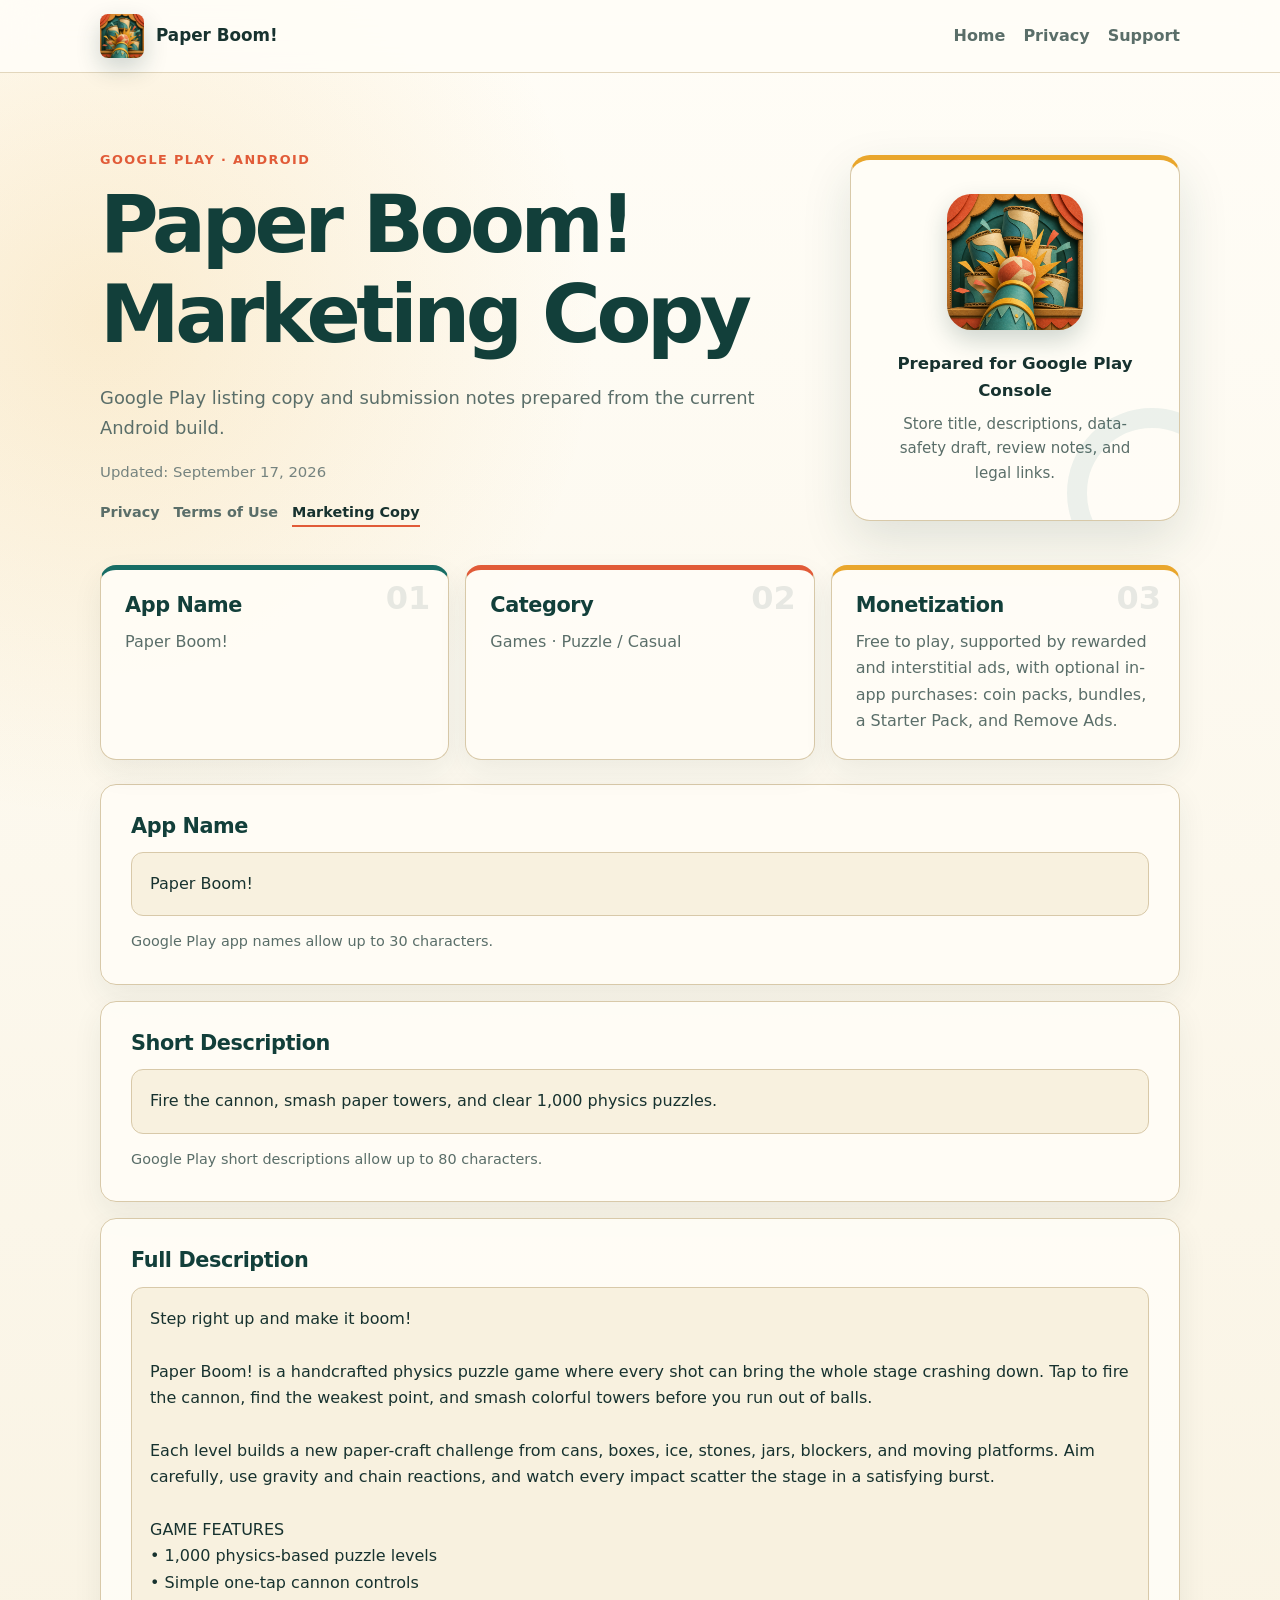
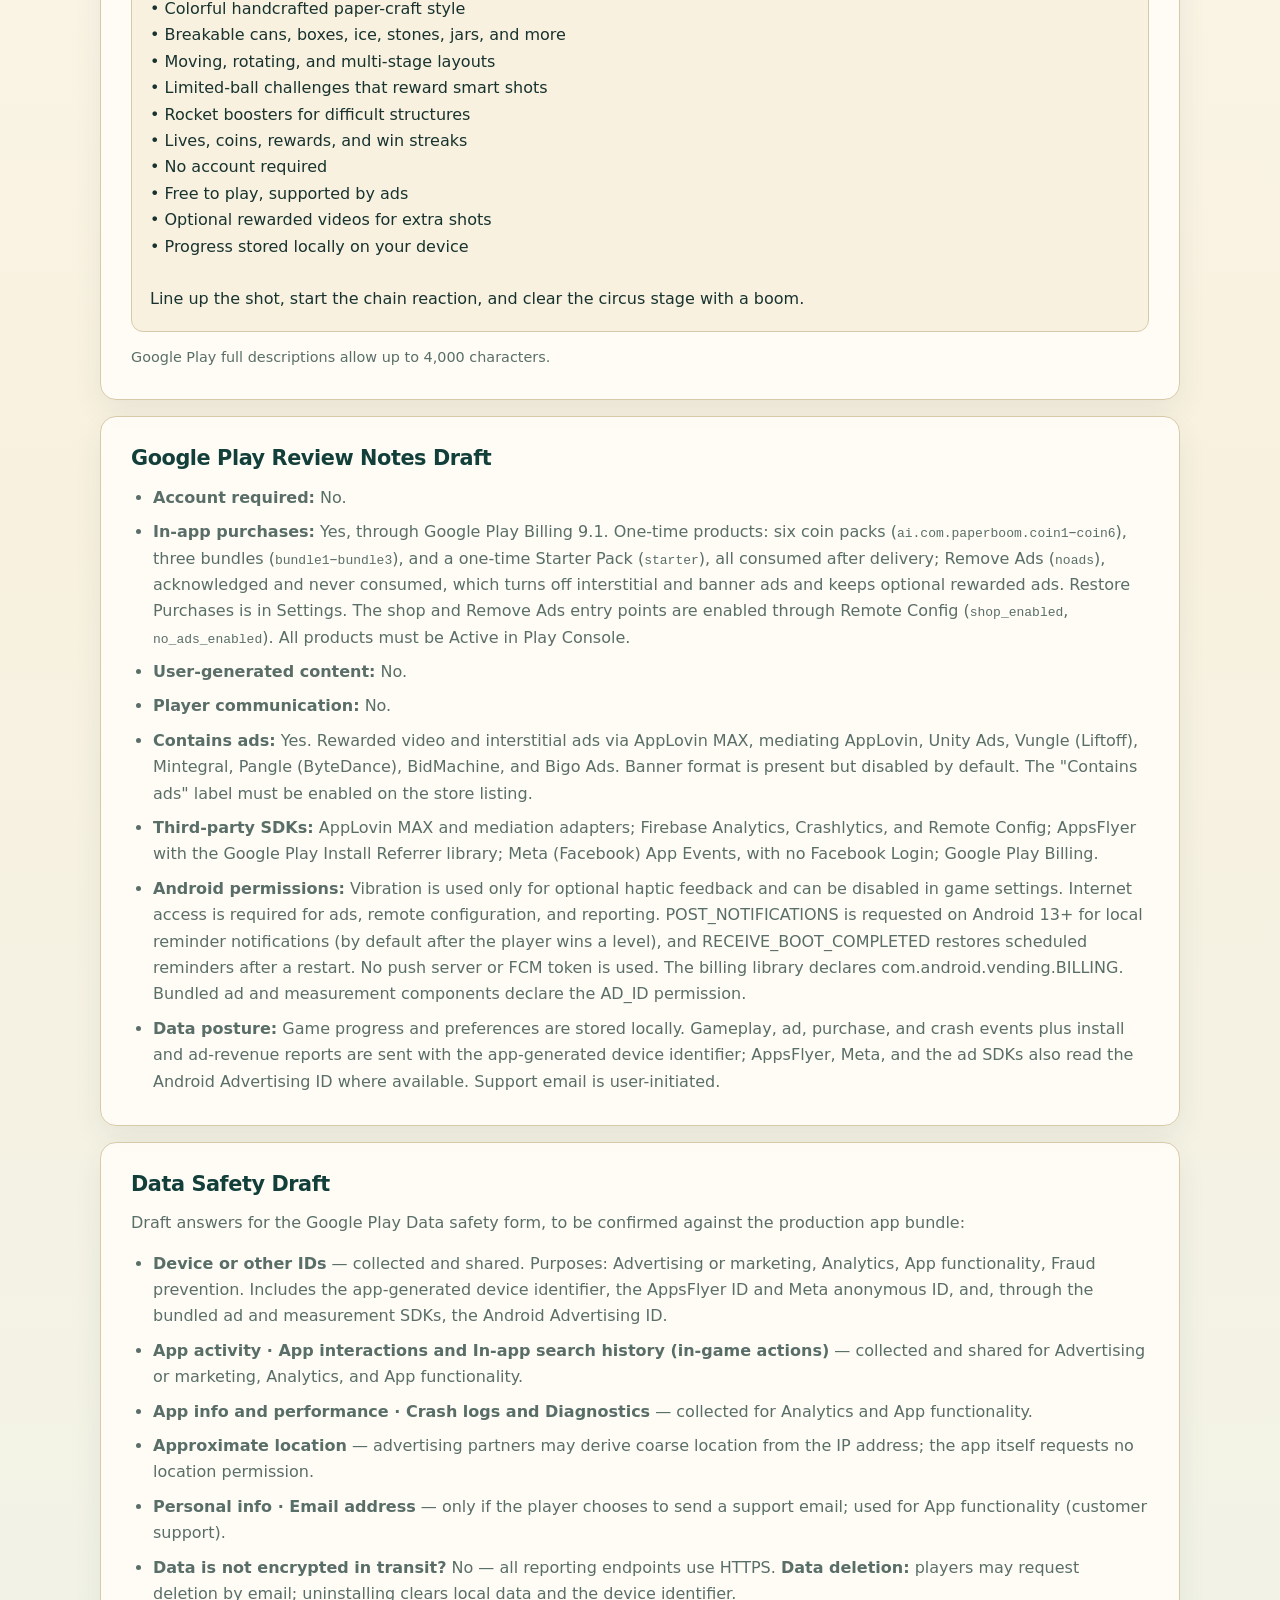
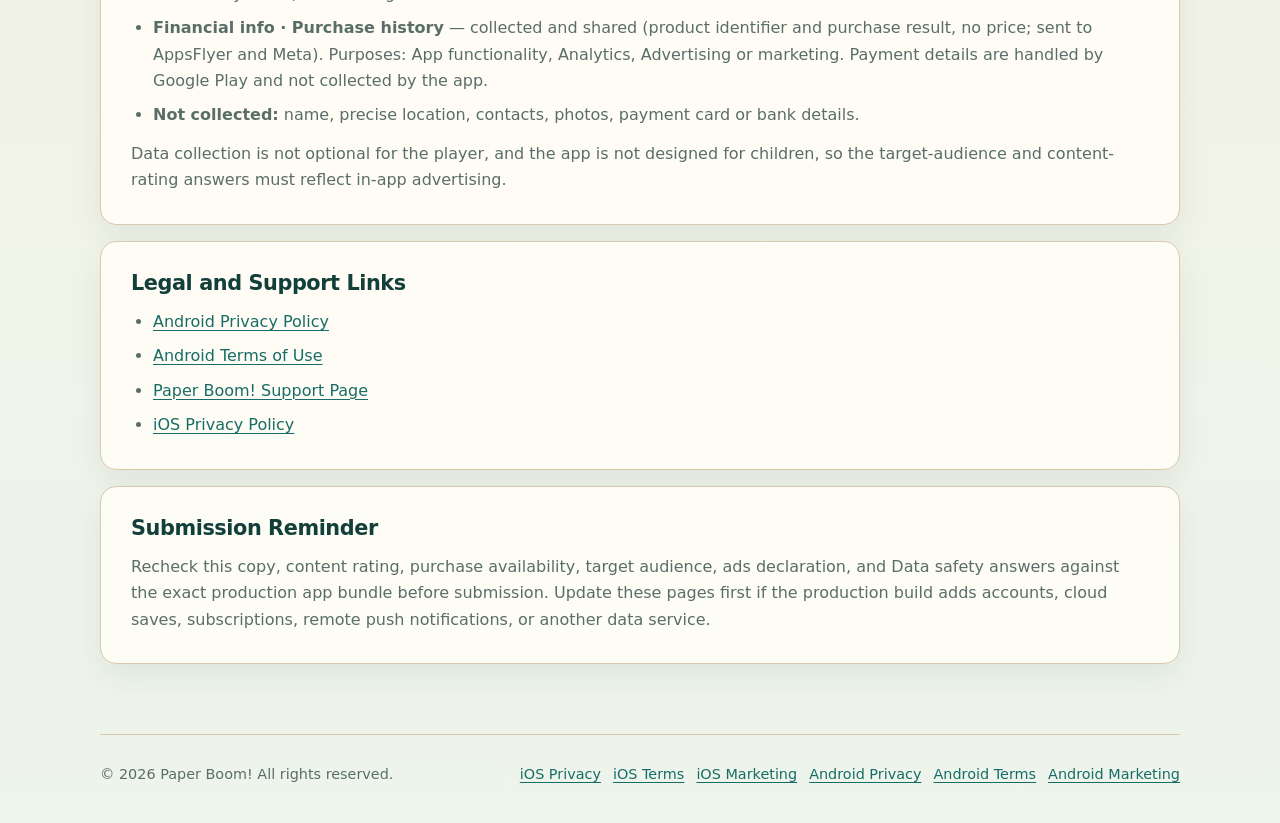
<file: android/marketing.html>
<!doctype html>
<html lang="en">
<head>
  <meta charset="utf-8">
  <meta name="viewport" content="width=device-width, initial-scale=1">
  <meta name="robots" content="index,follow">
  <meta name="description" content="Google Play marketing copy and Android submission notes for Paper Boom!">
  <meta name="theme-color" content="#123f3a">
  <title>Android Marketing Copy | Paper Boom!</title>
  <link rel="icon" href="../assets/app-icon.png">
  <link rel="apple-touch-icon" href="../assets/app-icon.png">
  <link rel="stylesheet" href="../assets/styles.css">
</head>
<body>
  <header class="site-header"><nav class="top-nav" aria-label="Page navigation"><a class="brand" href="../index.html" aria-label="Paper Boom home"><img src="../assets/app-icon.png" alt="" width="44" height="44"><span>Paper Boom!</span></a><div class="nav-links"><a href="../index.html">Home</a><a href="privacy.html">Privacy</a><a href="../support/">Support</a></div></nav></header>

  <main>
    <section class="hero">
      <div class="hero-copy"><p class="eyebrow">Google Play · Android</p><h1>Paper Boom! Marketing Copy</h1><p class="lead">Google Play listing copy and submission notes prepared from the current Android build.</p><p class="updated">Updated: September 17, 2026</p><nav class="document-nav" aria-label="Android documents"><a href="privacy.html">Privacy</a><a href="terms-of-use.html">Terms of Use</a><a href="marketing.html" aria-current="page">Marketing Copy</a></nav></div>
      <aside class="hero-badge" aria-label="Marketing summary"><img src="../assets/app-icon.png" alt="Paper Boom app icon" width="136" height="136"><div><strong>Prepared for Google Play Console</strong><span>Store title, descriptions, data-safety draft, review notes, and legal links.</span></div></aside>
    </section>

    <section class="summary-grid" aria-label="Google Play listing summary"><article><span class="card-number" aria-hidden="true">01</span><h2>App Name</h2><p>Paper Boom!</p></article><article><span class="card-number" aria-hidden="true">02</span><h2>Category</h2><p>Games · Puzzle / Casual</p></article><article><span class="card-number" aria-hidden="true">03</span><h2>Monetization</h2><p>Free to play, supported by rewarded and interstitial ads, with optional in-app purchases: coin packs, bundles, a Starter Pack, and Remove Ads.</p></article></section>

    <section class="policy" aria-label="Google Play copy">
      <article class="policy-section"><h2>App Name</h2><pre class="copy-block">Paper Boom!</pre><p class="copy-note">Google Play app names allow up to 30 characters.</p></article>
      <article class="policy-section"><h2>Short Description</h2><pre id="short-description" class="copy-block">Fire the cannon, smash paper towers, and clear 1,000 physics puzzles.</pre><p class="copy-note">Google Play short descriptions allow up to 80 characters.</p></article>
      <article class="policy-section"><h2>Full Description</h2><pre id="full-description" class="copy-block">Step right up and make it boom!

Paper Boom! is a handcrafted physics puzzle game where every shot can bring the whole stage crashing down. Tap to fire the cannon, find the weakest point, and smash colorful towers before you run out of balls.

Each level builds a new paper-craft challenge from cans, boxes, ice, stones, jars, blockers, and moving platforms. Aim carefully, use gravity and chain reactions, and watch every impact scatter the stage in a satisfying burst.

GAME FEATURES
• 1,000 physics-based puzzle levels
• Simple one-tap cannon controls
• Colorful handcrafted paper-craft style
• Breakable cans, boxes, ice, stones, jars, and more
• Moving, rotating, and multi-stage layouts
• Limited-ball challenges that reward smart shots
• Rocket boosters for difficult structures
• Lives, coins, rewards, and win streaks
• No account required
• Free to play, supported by ads
• Optional rewarded videos for extra shots
• Progress stored locally on your device

Line up the shot, start the chain reaction, and clear the circus stage with a boom.</pre><p class="copy-note">Google Play full descriptions allow up to 4,000 characters.</p></article>

      <article class="policy-section"><h2>Google Play Review Notes Draft</h2><ul class="policy-list"><li><strong>Account required:</strong> No.</li><li><strong>In-app purchases:</strong> Yes, through Google Play Billing 9.1. One-time products: six coin packs (<code>ai.com.paperboom.coin1</code>–<code>coin6</code>), three bundles (<code>bundle1</code>–<code>bundle3</code>), and a one-time Starter Pack (<code>starter</code>), all consumed after delivery; Remove Ads (<code>noads</code>), acknowledged and never consumed, which turns off interstitial and banner ads and keeps optional rewarded ads. Restore Purchases is in Settings. The shop and Remove Ads entry points are enabled through Remote Config (<code>shop_enabled</code>, <code>no_ads_enabled</code>). All products must be Active in Play Console.</li><li><strong>User-generated content:</strong> No.</li><li><strong>Player communication:</strong> No.</li><li><strong>Contains ads:</strong> Yes. Rewarded video and interstitial ads via AppLovin MAX, mediating AppLovin, Unity Ads, Vungle (Liftoff), Mintegral, Pangle (ByteDance), BidMachine, and Bigo Ads. Banner format is present but disabled by default. The "Contains ads" label must be enabled on the store listing.</li><li><strong>Third-party SDKs:</strong> AppLovin MAX and mediation adapters; Firebase Analytics, Crashlytics, and Remote Config; AppsFlyer with the Google Play Install Referrer library; Meta (Facebook) App Events, with no Facebook Login; Google Play Billing.</li><li><strong>Android permissions:</strong> Vibration is used only for optional haptic feedback and can be disabled in game settings. Internet access is required for ads, remote configuration, and reporting. POST_NOTIFICATIONS is requested on Android 13+ for local reminder notifications (by default after the player wins a level), and RECEIVE_BOOT_COMPLETED restores scheduled reminders after a restart. No push server or FCM token is used. The billing library declares com.android.vending.BILLING. Bundled ad and measurement components declare the AD_ID permission.</li><li><strong>Data posture:</strong> Game progress and preferences are stored locally. Gameplay, ad, purchase, and crash events plus install and ad-revenue reports are sent with the app-generated device identifier; AppsFlyer, Meta, and the ad SDKs also read the Android Advertising ID where available. Support email is user-initiated.</li></ul></article>

      <article class="policy-section"><h2>Data Safety Draft</h2><p>Draft answers for the Google Play Data safety form, to be confirmed against the production app bundle:</p><ul class="policy-list"><li><strong>Device or other IDs</strong> — collected and shared. Purposes: Advertising or marketing, Analytics, App functionality, Fraud prevention. Includes the app-generated device identifier, the AppsFlyer ID and Meta anonymous ID, and, through the bundled ad and measurement SDKs, the Android Advertising ID.</li><li><strong>App activity · App interactions and In-app search history (in-game actions)</strong> — collected and shared for Advertising or marketing, Analytics, and App functionality.</li><li><strong>App info and performance · Crash logs and Diagnostics</strong> — collected for Analytics and App functionality.</li><li><strong>Approximate location</strong> — advertising partners may derive coarse location from the IP address; the app itself requests no location permission.</li><li><strong>Personal info · Email address</strong> — only if the player chooses to send a support email; used for App functionality (customer support).</li><li><strong>Data is not encrypted in transit?</strong> No — all reporting endpoints use HTTPS. <strong>Data deletion:</strong> players may request deletion by email; uninstalling clears local data and the device identifier.</li><li><strong>Financial info · Purchase history</strong> — collected and shared (product identifier and purchase result, no price; sent to AppsFlyer and Meta). Purposes: App functionality, Analytics, Advertising or marketing. Payment details are handled by Google Play and not collected by the app.</li><li><strong>Not collected:</strong> name, precise location, contacts, photos, payment card or bank details.</li></ul><p>Data collection is not optional for the player, and the app is not designed for children, so the target-audience and content-rating answers must reflect in-app advertising.</p></article>

      <article class="policy-section"><h2>Legal and Support Links</h2><ul class="policy-list"><li><a href="privacy.html">Android Privacy Policy</a></li><li><a href="terms-of-use.html">Android Terms of Use</a></li><li><a href="../support/">Paper Boom! Support Page</a></li><li><a href="../privacy.html">iOS Privacy Policy</a></li></ul></article>

      <article class="policy-section"><h2>Submission Reminder</h2><p>Recheck this copy, content rating, purchase availability, target audience, ads declaration, and Data safety answers against the exact production app bundle before submission. Update these pages first if the production build adds accounts, cloud saves, subscriptions, remote push notifications, or another data service.</p></article>
    </section>
  </main>

  <footer class="site-footer"><p>&copy; 2026 Paper Boom! All rights reserved.</p><nav class="footer-links" aria-label="Legal documents"><a href="../privacy.html">iOS Privacy</a><a href="../terms-of-use.html">iOS Terms</a><a href="../marketing.html">iOS Marketing</a><a href="privacy.html">Android Privacy</a><a href="terms-of-use.html">Android Terms</a><a href="marketing.html">Android Marketing</a></nav></footer>
</body>
</html>
</file>
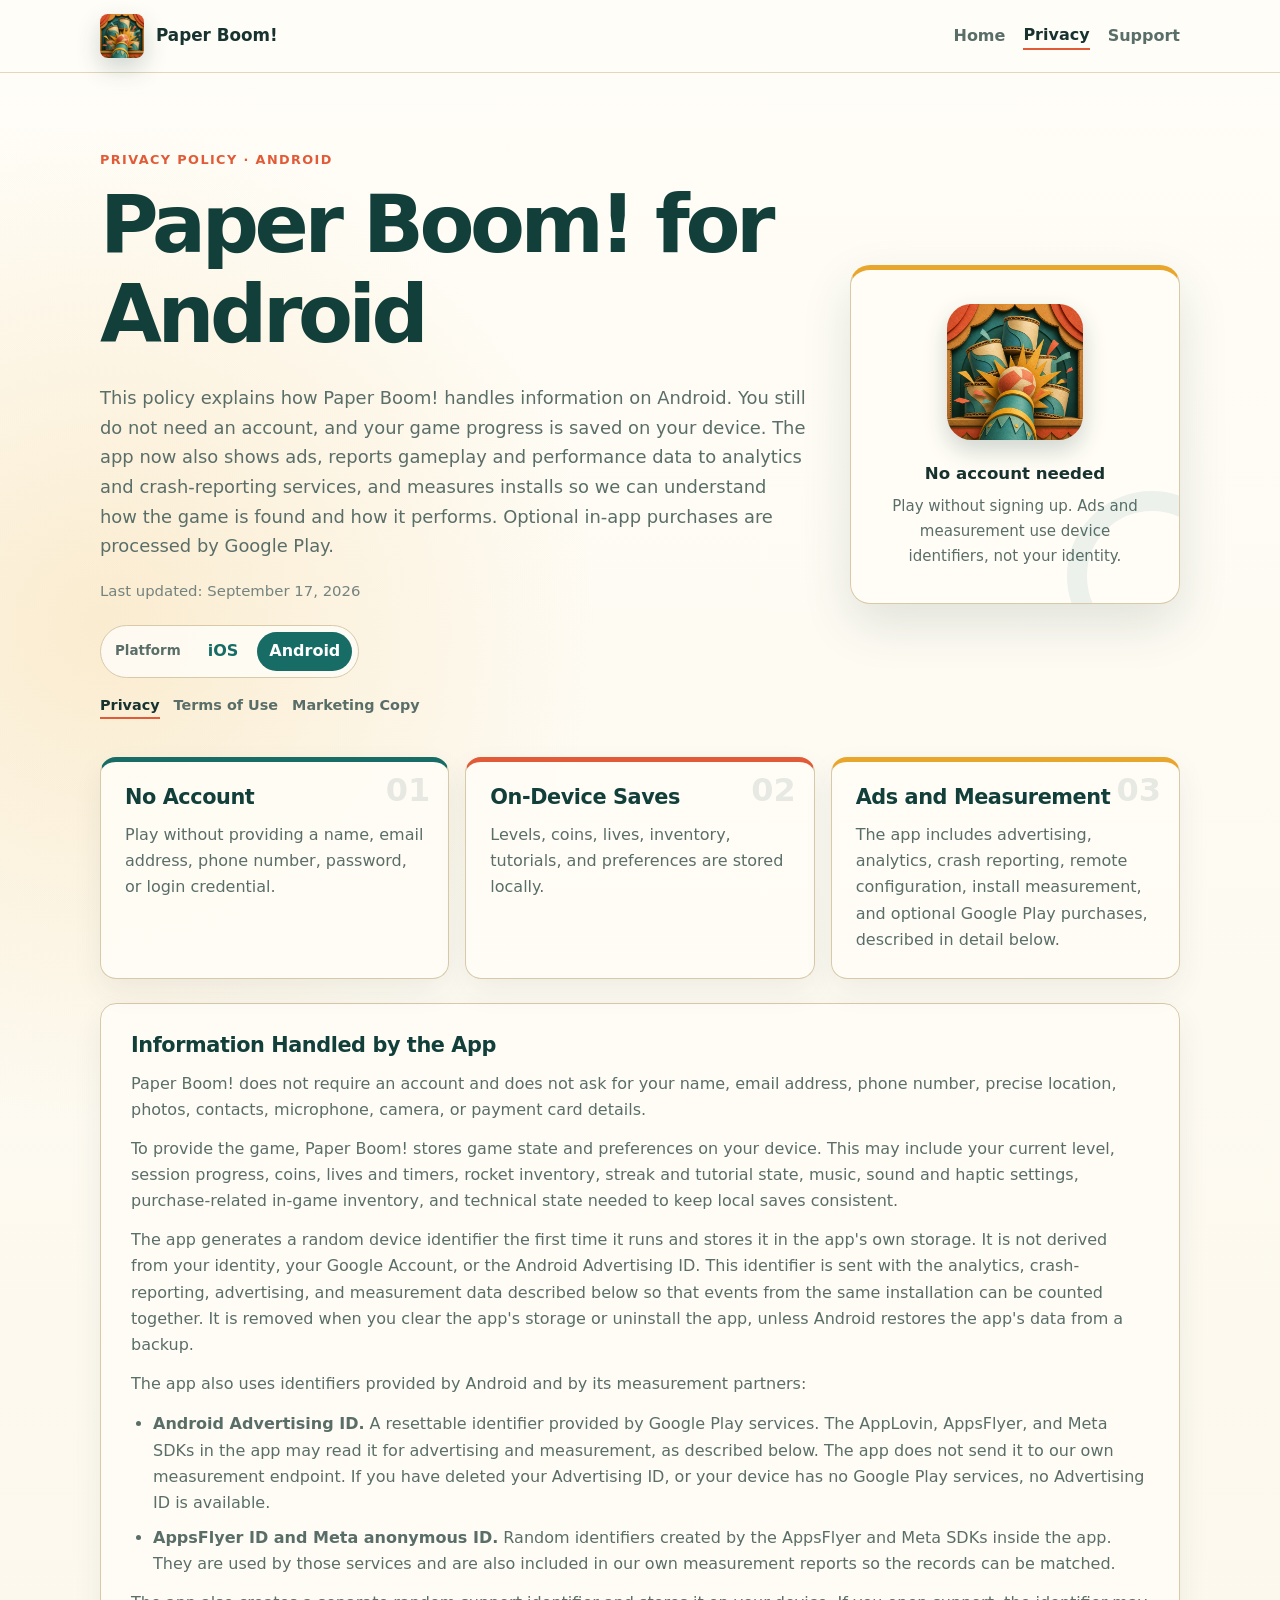
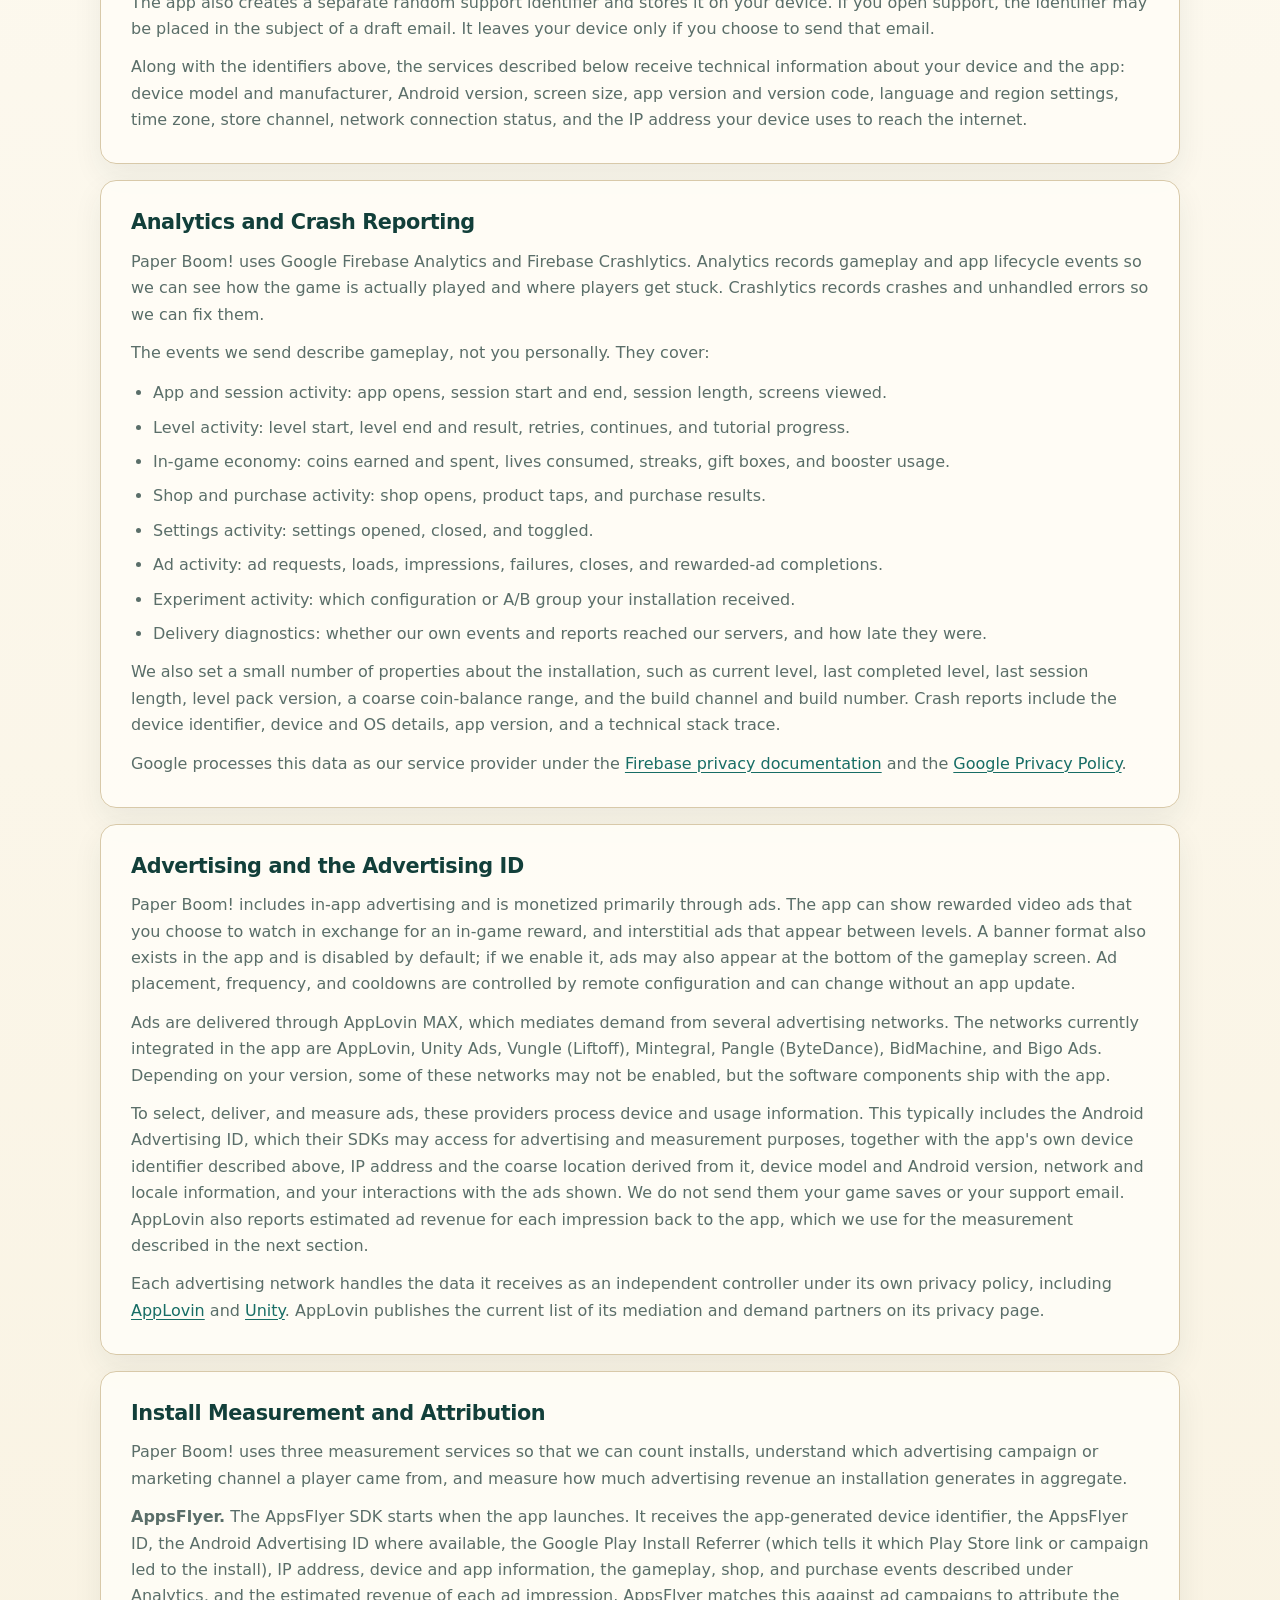
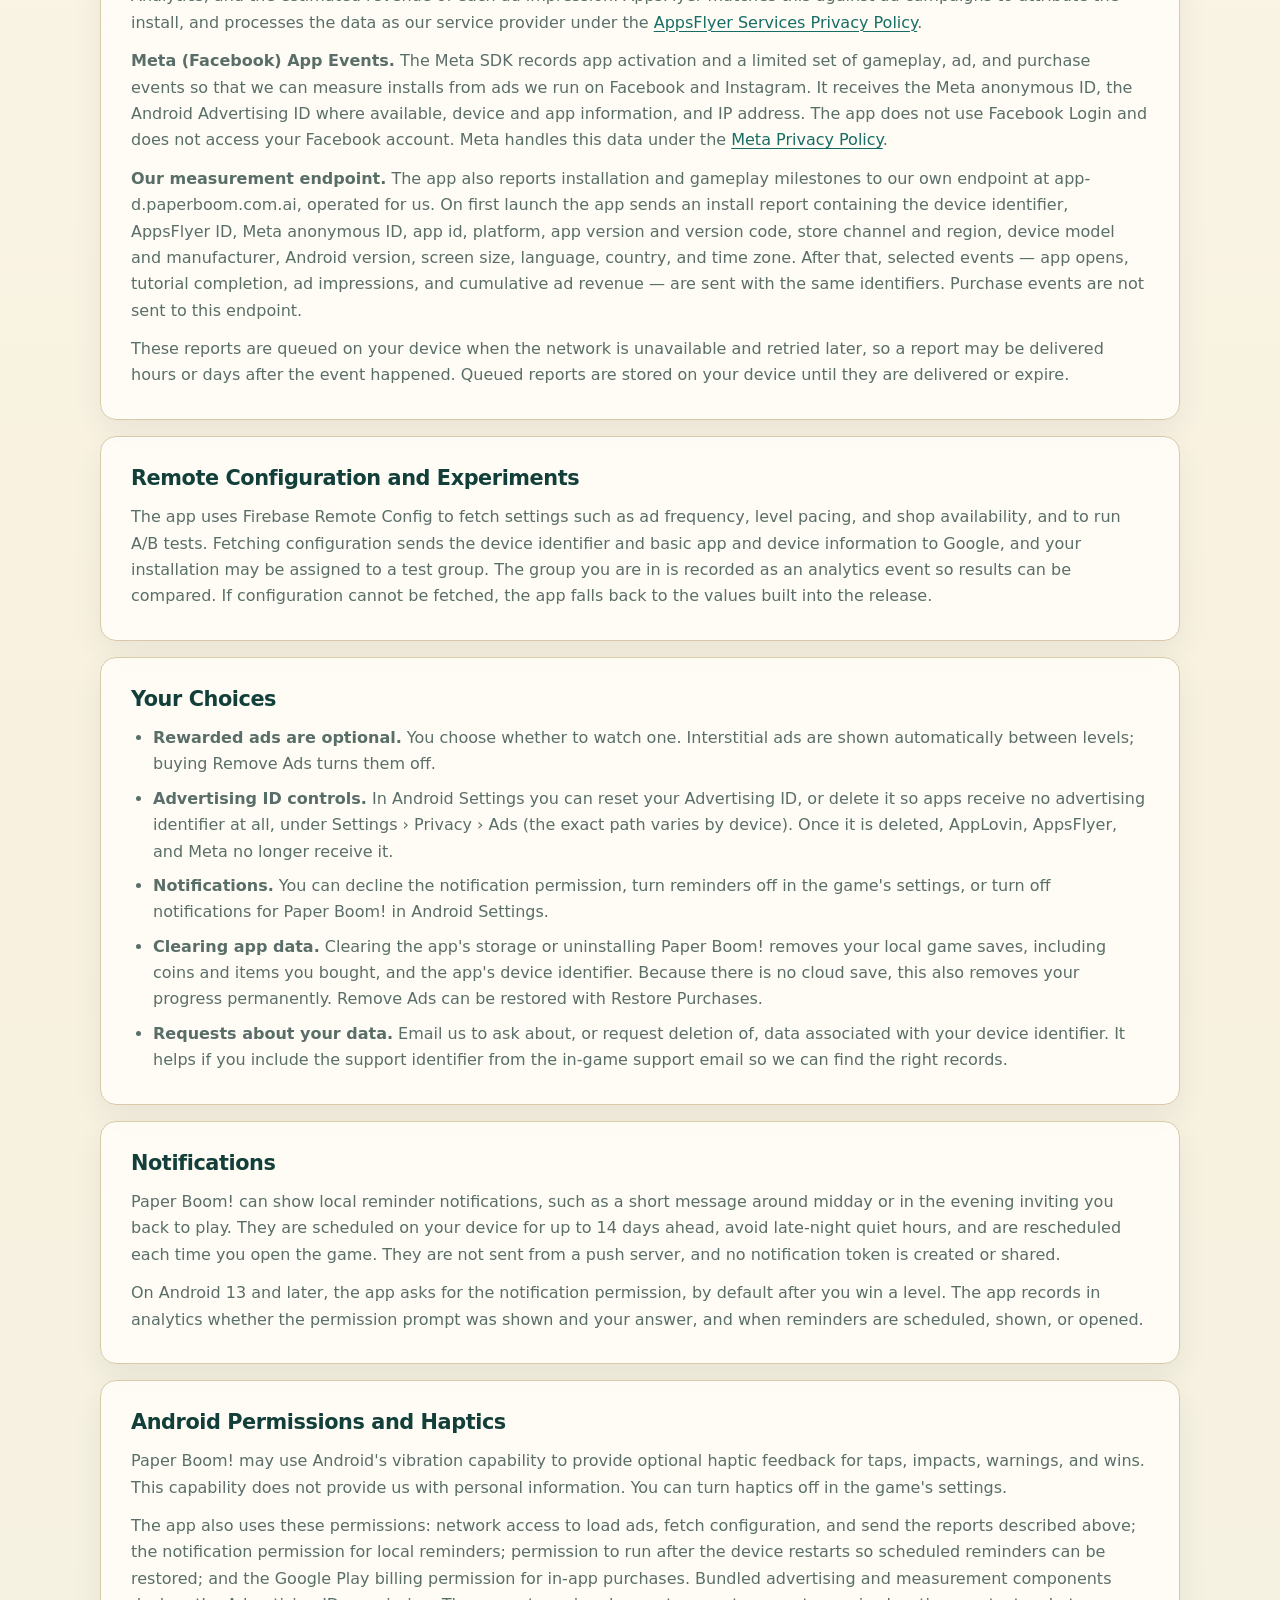
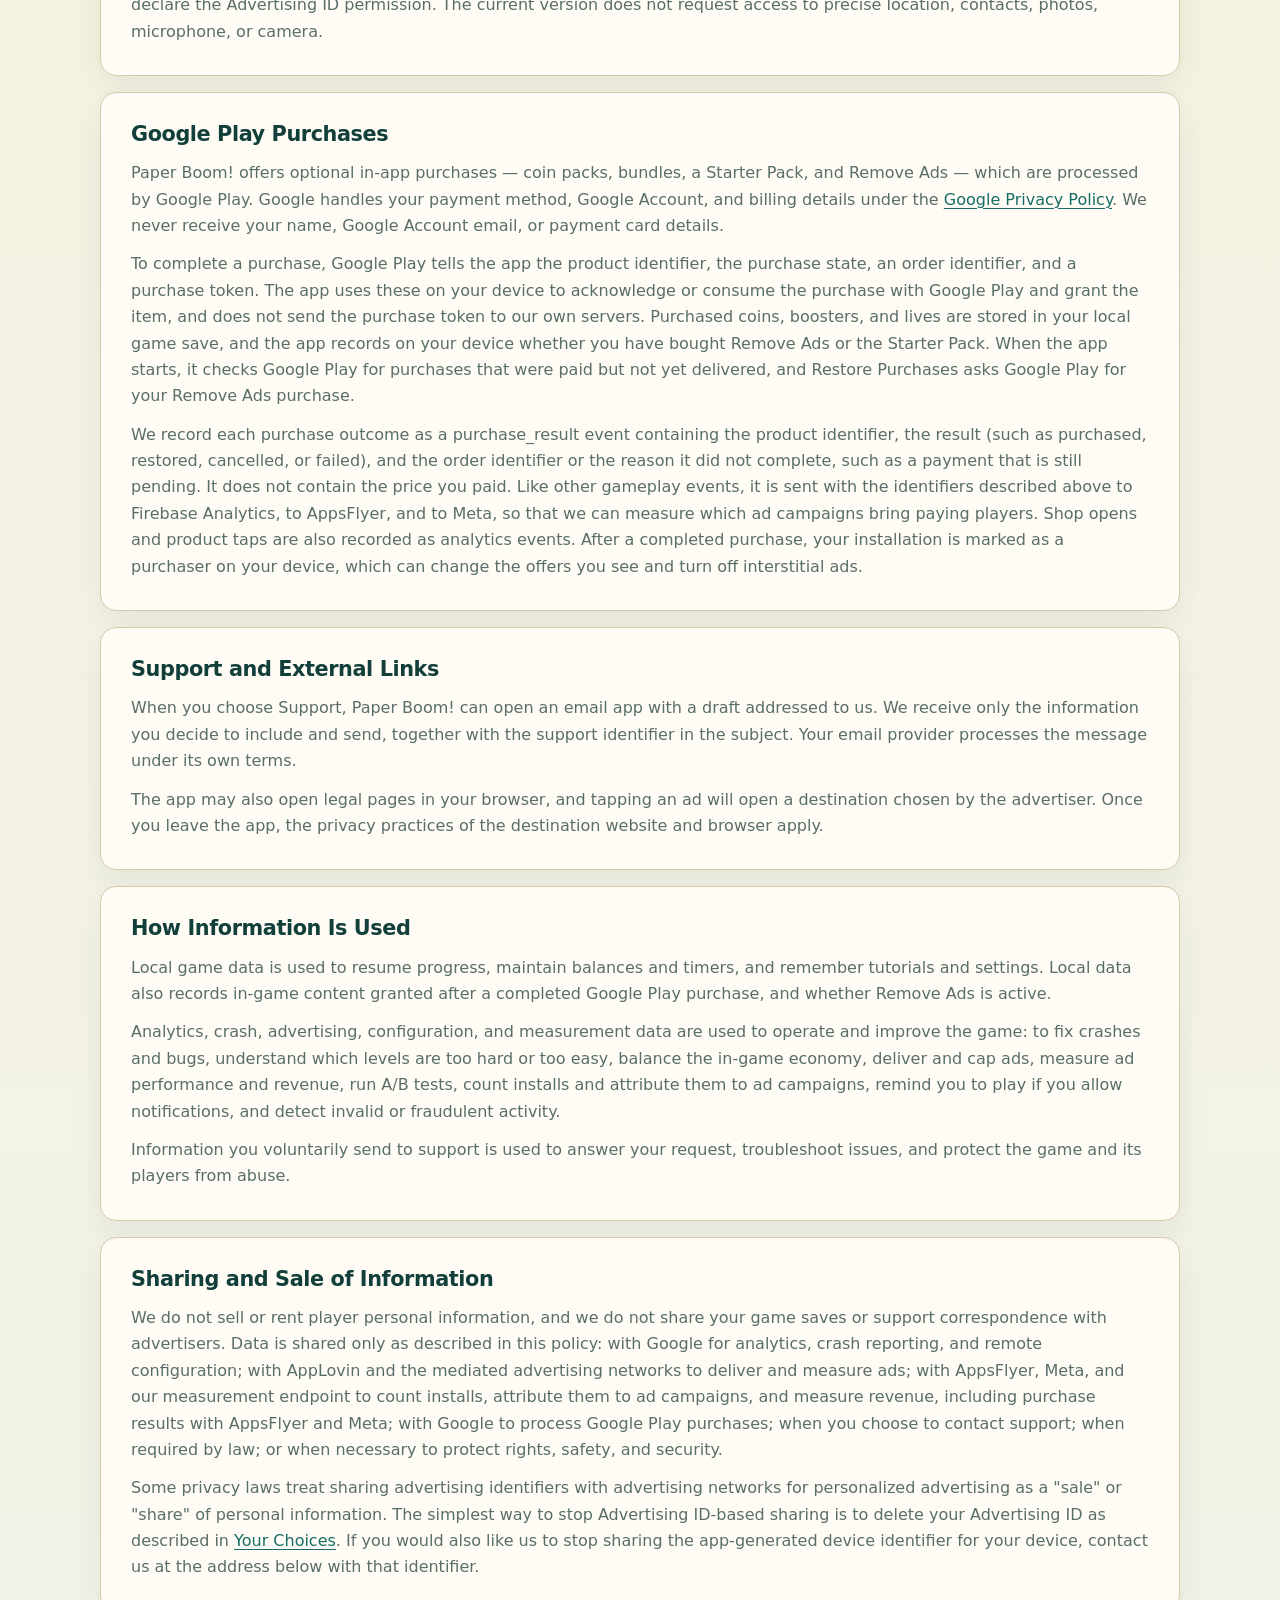
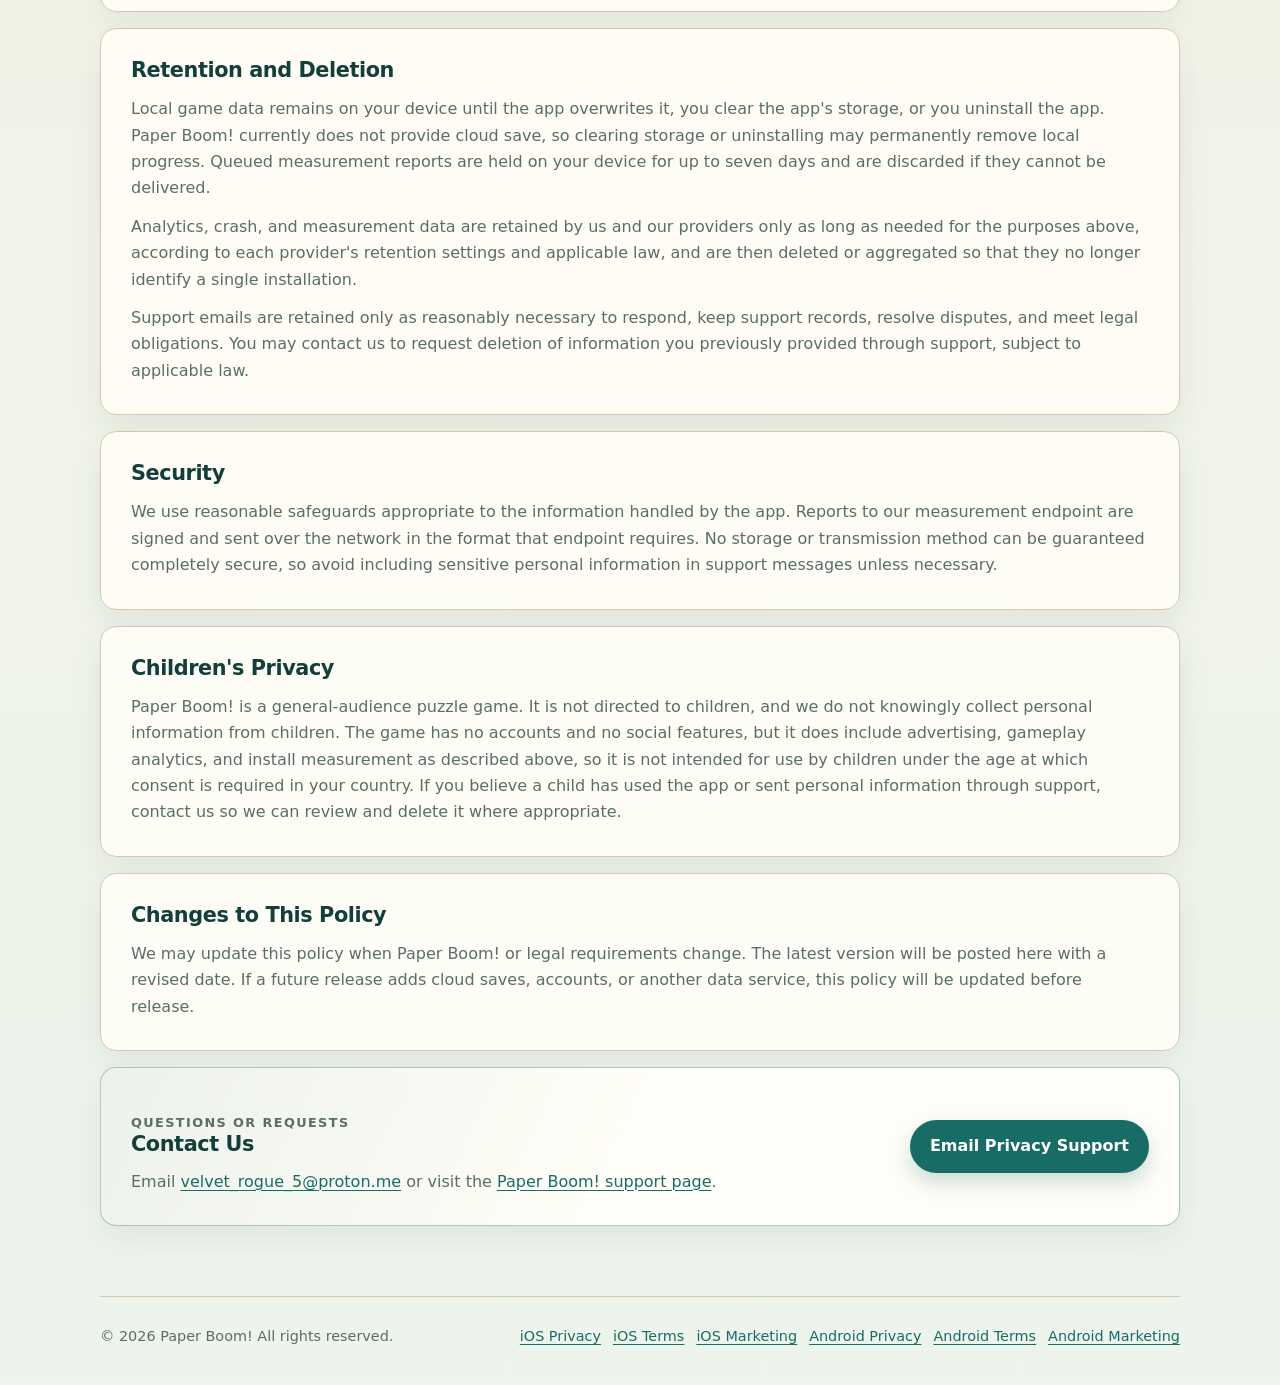
<file: android/privacy.html>
<!doctype html>
<html lang="en">
<head>
  <meta charset="utf-8">
  <meta name="viewport" content="width=device-width, initial-scale=1">
  <meta name="robots" content="index,follow">
  <meta name="description" content="Privacy Policy for Paper Boom! on Android, covering local saves, in-app advertising and the Advertising ID, analytics and crash reporting, install measurement with AppsFlyer and Meta, notifications, haptic feedback, and Google Play in-app purchases.">
  <meta name="theme-color" content="#123f3a">
  <title>Privacy Policy (Android) | Paper Boom!</title>
  <link rel="icon" href="../assets/app-icon.png">
  <link rel="apple-touch-icon" href="../assets/app-icon.png">
  <link rel="stylesheet" href="../assets/styles.css">
</head>
<body>
  <header class="site-header"><nav class="top-nav" aria-label="Page navigation"><a class="brand" href="../index.html" aria-label="Paper Boom home"><img src="../assets/app-icon.png" alt="" width="44" height="44"><span>Paper Boom!</span></a><div class="nav-links"><a href="../index.html">Home</a><a href="privacy.html" aria-current="page">Privacy</a><a href="../support/">Support</a></div></nav></header>

  <main>
    <section class="hero">
      <div class="hero-copy">
        <p class="eyebrow">Privacy Policy · Android</p>
        <h1>Paper Boom! for Android</h1>
        <p class="lead">This policy explains how Paper Boom! handles information on Android. You still do not need an account, and your game progress is saved on your device. The app now also shows ads, reports gameplay and performance data to analytics and crash-reporting services, and measures installs so we can understand how the game is found and how it performs. Optional in-app purchases are processed by Google Play.</p>
        <p class="updated">Last updated: September 17, 2026</p>
        <div class="platform-switcher" aria-label="Choose a platform privacy policy"><span>Platform</span><a href="../privacy.html">iOS</a><a href="privacy.html" aria-current="page">Android</a></div>
        <nav class="document-nav" aria-label="Android documents"><a href="privacy.html" aria-current="page">Privacy</a><a href="terms-of-use.html">Terms of Use</a><a href="marketing.html">Marketing Copy</a></nav>
      </div>
      <aside class="hero-badge" aria-label="Privacy summary"><img src="../assets/app-icon.png" alt="Paper Boom app icon" width="136" height="136"><div><strong>No account needed</strong><span>Play without signing up. Ads and measurement use device identifiers, not your identity.</span></div></aside>
    </section>

    <section class="summary-grid" aria-label="Privacy at a glance">
      <article><span class="card-number" aria-hidden="true">01</span><h2>No Account</h2><p>Play without providing a name, email address, phone number, password, or login credential.</p></article>
      <article><span class="card-number" aria-hidden="true">02</span><h2>On-Device Saves</h2><p>Levels, coins, lives, inventory, tutorials, and preferences are stored locally.</p></article>
      <article><span class="card-number" aria-hidden="true">03</span><h2>Ads and Measurement</h2><p>The app includes advertising, analytics, crash reporting, remote configuration, install measurement, and optional Google Play purchases, described in detail below.</p></article>
    </section>

    <section class="policy" aria-label="Privacy policy details">
      <article class="policy-section"><h2>Information Handled by the App</h2><p>Paper Boom! does not require an account and does not ask for your name, email address, phone number, precise location, photos, contacts, microphone, camera, or payment card details.</p><p>To provide the game, Paper Boom! stores game state and preferences on your device. This may include your current level, session progress, coins, lives and timers, rocket inventory, streak and tutorial state, music, sound and haptic settings, purchase-related in-game inventory, and technical state needed to keep local saves consistent.</p><p>The app generates a random device identifier the first time it runs and stores it in the app's own storage. It is not derived from your identity, your Google Account, or the Android Advertising ID. This identifier is sent with the analytics, crash-reporting, advertising, and measurement data described below so that events from the same installation can be counted together. It is removed when you clear the app's storage or uninstall the app, unless Android restores the app's data from a backup.</p><p>The app also uses identifiers provided by Android and by its measurement partners:</p><ul class="policy-list"><li><strong>Android Advertising ID.</strong> A resettable identifier provided by Google Play services. The AppLovin, AppsFlyer, and Meta SDKs in the app may read it for advertising and measurement, as described below. The app does not send it to our own measurement endpoint. If you have deleted your Advertising ID, or your device has no Google Play services, no Advertising ID is available.</li><li><strong>AppsFlyer ID and Meta anonymous ID.</strong> Random identifiers created by the AppsFlyer and Meta SDKs inside the app. They are used by those services and are also included in our own measurement reports so the records can be matched.</li></ul><p>The app also creates a separate random support identifier and stores it on your device. If you open support, the identifier may be placed in the subject of a draft email. It leaves your device only if you choose to send that email.</p><p>Along with the identifiers above, the services described below receive technical information about your device and the app: device model and manufacturer, Android version, screen size, app version and version code, language and region settings, time zone, store channel, network connection status, and the IP address your device uses to reach the internet.</p></article>

      <article class="policy-section"><h2>Analytics and Crash Reporting</h2><p>Paper Boom! uses Google Firebase Analytics and Firebase Crashlytics. Analytics records gameplay and app lifecycle events so we can see how the game is actually played and where players get stuck. Crashlytics records crashes and unhandled errors so we can fix them.</p><p>The events we send describe gameplay, not you personally. They cover:</p><ul class="policy-list"><li>App and session activity: app opens, session start and end, session length, screens viewed.</li><li>Level activity: level start, level end and result, retries, continues, and tutorial progress.</li><li>In-game economy: coins earned and spent, lives consumed, streaks, gift boxes, and booster usage.</li><li>Shop and purchase activity: shop opens, product taps, and purchase results.</li><li>Settings activity: settings opened, closed, and toggled.</li><li>Ad activity: ad requests, loads, impressions, failures, closes, and rewarded-ad completions.</li><li>Experiment activity: which configuration or A/B group your installation received.</li><li>Delivery diagnostics: whether our own events and reports reached our servers, and how late they were.</li></ul><p>We also set a small number of properties about the installation, such as current level, last completed level, last session length, level pack version, a coarse coin-balance range, and the build channel and build number. Crash reports include the device identifier, device and OS details, app version, and a technical stack trace.</p><p>Google processes this data as our service provider under the <a href="https://firebase.google.com/support/privacy" rel="noopener noreferrer">Firebase privacy documentation</a> and the <a href="https://policies.google.com/privacy" rel="noopener noreferrer">Google Privacy Policy</a>.</p></article>

      <article class="policy-section"><h2>Advertising and the Advertising ID</h2><p>Paper Boom! includes in-app advertising and is monetized primarily through ads. The app can show rewarded video ads that you choose to watch in exchange for an in-game reward, and interstitial ads that appear between levels. A banner format also exists in the app and is disabled by default; if we enable it, ads may also appear at the bottom of the gameplay screen. Ad placement, frequency, and cooldowns are controlled by remote configuration and can change without an app update.</p><p>Ads are delivered through AppLovin MAX, which mediates demand from several advertising networks. The networks currently integrated in the app are AppLovin, Unity Ads, Vungle (Liftoff), Mintegral, Pangle (ByteDance), BidMachine, and Bigo Ads. Depending on your version, some of these networks may not be enabled, but the software components ship with the app.</p><p>To select, deliver, and measure ads, these providers process device and usage information. This typically includes the Android Advertising ID, which their SDKs may access for advertising and measurement purposes, together with the app's own device identifier described above, IP address and the coarse location derived from it, device model and Android version, network and locale information, and your interactions with the ads shown. We do not send them your game saves or your support email. AppLovin also reports estimated ad revenue for each impression back to the app, which we use for the measurement described in the next section.</p><p>Each advertising network handles the data it receives as an independent controller under its own privacy policy, including <a href="https://www.applovin.com/privacy/" rel="noopener noreferrer">AppLovin</a> and <a href="https://unity.com/legal/game-player-and-app-user-privacy-policy" rel="noopener noreferrer">Unity</a>. AppLovin publishes the current list of its mediation and demand partners on its privacy page.</p></article>

      <article class="policy-section"><h2>Install Measurement and Attribution</h2><p>Paper Boom! uses three measurement services so that we can count installs, understand which advertising campaign or marketing channel a player came from, and measure how much advertising revenue an installation generates in aggregate.</p><p><strong>AppsFlyer.</strong> The AppsFlyer SDK starts when the app launches. It receives the app-generated device identifier, the AppsFlyer ID, the Android Advertising ID where available, the Google Play Install Referrer (which tells it which Play Store link or campaign led to the install), IP address, device and app information, the gameplay, shop, and purchase events described under Analytics, and the estimated revenue of each ad impression. AppsFlyer matches this against ad campaigns to attribute the install, and processes the data as our service provider under the <a href="https://www.appsflyer.com/legal/services-privacy-policy/" rel="noopener noreferrer">AppsFlyer Services Privacy Policy</a>.</p><p><strong>Meta (Facebook) App Events.</strong> The Meta SDK records app activation and a limited set of gameplay, ad, and purchase events so that we can measure installs from ads we run on Facebook and Instagram. It receives the Meta anonymous ID, the Android Advertising ID where available, device and app information, and IP address. The app does not use Facebook Login and does not access your Facebook account. Meta handles this data under the <a href="https://www.facebook.com/privacy/policy/" rel="noopener noreferrer">Meta Privacy Policy</a>.</p><p><strong>Our measurement endpoint.</strong> The app also reports installation and gameplay milestones to our own endpoint at <span>app-d.paperboom.com.ai</span>, operated for us. On first launch the app sends an install report containing the device identifier, AppsFlyer ID, Meta anonymous ID, app id, platform, app version and version code, store channel and region, device model and manufacturer, Android version, screen size, language, country, and time zone. After that, selected events — app opens, tutorial completion, ad impressions, and cumulative ad revenue — are sent with the same identifiers. Purchase events are not sent to this endpoint.</p><p>These reports are queued on your device when the network is unavailable and retried later, so a report may be delivered hours or days after the event happened. Queued reports are stored on your device until they are delivered or expire.</p></article>

      <article class="policy-section"><h2>Remote Configuration and Experiments</h2><p>The app uses Firebase Remote Config to fetch settings such as ad frequency, level pacing, and shop availability, and to run A/B tests. Fetching configuration sends the device identifier and basic app and device information to Google, and your installation may be assigned to a test group. The group you are in is recorded as an analytics event so results can be compared. If configuration cannot be fetched, the app falls back to the values built into the release.</p></article>

      <article id="choices" class="policy-section"><h2>Your Choices</h2><ul class="policy-list"><li><strong>Rewarded ads are optional.</strong> You choose whether to watch one. Interstitial ads are shown automatically between levels; buying Remove Ads turns them off.</li><li><strong>Advertising ID controls.</strong> In Android Settings you can reset your Advertising ID, or delete it so apps receive no advertising identifier at all, under Settings › Privacy › Ads (the exact path varies by device). Once it is deleted, AppLovin, AppsFlyer, and Meta no longer receive it.</li><li><strong>Notifications.</strong> You can decline the notification permission, turn reminders off in the game's settings, or turn off notifications for Paper Boom! in Android Settings.</li><li><strong>Clearing app data.</strong> Clearing the app's storage or uninstalling Paper Boom! removes your local game saves, including coins and items you bought, and the app's device identifier. Because there is no cloud save, this also removes your progress permanently. Remove Ads can be restored with Restore Purchases.</li><li><strong>Requests about your data.</strong> Email us to ask about, or request deletion of, data associated with your device identifier. It helps if you include the support identifier from the in-game support email so we can find the right records.</li></ul></article>

      <article class="policy-section"><h2>Notifications</h2><p>Paper Boom! can show local reminder notifications, such as a short message around midday or in the evening inviting you back to play. They are scheduled on your device for up to 14 days ahead, avoid late-night quiet hours, and are rescheduled each time you open the game. They are not sent from a push server, and no notification token is created or shared.</p><p>On Android 13 and later, the app asks for the notification permission, by default after you win a level. The app records in analytics whether the permission prompt was shown and your answer, and when reminders are scheduled, shown, or opened.</p></article><article class="policy-section"><h2>Android Permissions and Haptics</h2><p>Paper Boom! may use Android's vibration capability to provide optional haptic feedback for taps, impacts, warnings, and wins. This capability does not provide us with personal information. You can turn haptics off in the game's settings.</p><p>The app also uses these permissions: network access to load ads, fetch configuration, and send the reports described above; the notification permission for local reminders; permission to run after the device restarts so scheduled reminders can be restored; and the Google Play billing permission for in-app purchases. Bundled advertising and measurement components declare the Advertising ID permission. The current version does not request access to precise location, contacts, photos, microphone, or camera.</p></article>

      <article class="policy-section"><h2>Google Play Purchases</h2><p>Paper Boom! offers optional in-app purchases — coin packs, bundles, a Starter Pack, and Remove Ads — which are processed by Google Play. Google handles your payment method, Google Account, and billing details under the <a href="https://policies.google.com/privacy" rel="noopener noreferrer">Google Privacy Policy</a>. We never receive your name, Google Account email, or payment card details.</p><p>To complete a purchase, Google Play tells the app the product identifier, the purchase state, an order identifier, and a purchase token. The app uses these on your device to acknowledge or consume the purchase with Google Play and grant the item, and does not send the purchase token to our own servers. Purchased coins, boosters, and lives are stored in your local game save, and the app records on your device whether you have bought Remove Ads or the Starter Pack. When the app starts, it checks Google Play for purchases that were paid but not yet delivered, and Restore Purchases asks Google Play for your Remove Ads purchase.</p><p>We record each purchase outcome as a <span>purchase_result</span> event containing the product identifier, the result (such as purchased, restored, cancelled, or failed), and the order identifier or the reason it did not complete, such as a payment that is still pending. It does not contain the price you paid. Like other gameplay events, it is sent with the identifiers described above to Firebase Analytics, to AppsFlyer, and to Meta, so that we can measure which ad campaigns bring paying players. Shop opens and product taps are also recorded as analytics events. After a completed purchase, your installation is marked as a purchaser on your device, which can change the offers you see and turn off interstitial ads.</p></article>

      <article class="policy-section"><h2>Support and External Links</h2><p>When you choose Support, Paper Boom! can open an email app with a draft addressed to us. We receive only the information you decide to include and send, together with the support identifier in the subject. Your email provider processes the message under its own terms.</p><p>The app may also open legal pages in your browser, and tapping an ad will open a destination chosen by the advertiser. Once you leave the app, the privacy practices of the destination website and browser apply.</p></article>

      <article class="policy-section"><h2>How Information Is Used</h2><p>Local game data is used to resume progress, maintain balances and timers, and remember tutorials and settings. Local data also records in-game content granted after a completed Google Play purchase, and whether Remove Ads is active.</p><p>Analytics, crash, advertising, configuration, and measurement data are used to operate and improve the game: to fix crashes and bugs, understand which levels are too hard or too easy, balance the in-game economy, deliver and cap ads, measure ad performance and revenue, run A/B tests, count installs and attribute them to ad campaigns, remind you to play if you allow notifications, and detect invalid or fraudulent activity.</p><p>Information you voluntarily send to support is used to answer your request, troubleshoot issues, and protect the game and its players from abuse.</p></article>

      <article class="policy-section"><h2>Sharing and Sale of Information</h2><p>We do not sell or rent player personal information, and we do not share your game saves or support correspondence with advertisers. Data is shared only as described in this policy: with Google for analytics, crash reporting, and remote configuration; with AppLovin and the mediated advertising networks to deliver and measure ads; with AppsFlyer, Meta, and our measurement endpoint to count installs, attribute them to ad campaigns, and measure revenue, including purchase results with AppsFlyer and Meta; with Google to process Google Play purchases; when you choose to contact support; when required by law; or when necessary to protect rights, safety, and security.</p><p>Some privacy laws treat sharing advertising identifiers with advertising networks for personalized advertising as a "sale" or "share" of personal information. The simplest way to stop Advertising ID-based sharing is to delete your Advertising ID as described in <a href="#choices">Your Choices</a>. If you would also like us to stop sharing the app-generated device identifier for your device, contact us at the address below with that identifier.</p></article>

      <article class="policy-section"><h2>Retention and Deletion</h2><p>Local game data remains on your device until the app overwrites it, you clear the app's storage, or you uninstall the app. Paper Boom! currently does not provide cloud save, so clearing storage or uninstalling may permanently remove local progress. Queued measurement reports are held on your device for up to seven days and are discarded if they cannot be delivered.</p><p>Analytics, crash, and measurement data are retained by us and our providers only as long as needed for the purposes above, according to each provider's retention settings and applicable law, and are then deleted or aggregated so that they no longer identify a single installation.</p><p>Support emails are retained only as reasonably necessary to respond, keep support records, resolve disputes, and meet legal obligations. You may contact us to request deletion of information you previously provided through support, subject to applicable law.</p></article>

      <article class="policy-section"><h2>Security</h2><p>We use reasonable safeguards appropriate to the information handled by the app. Reports to our measurement endpoint are signed and sent over the network in the format that endpoint requires. No storage or transmission method can be guaranteed completely secure, so avoid including sensitive personal information in support messages unless necessary.</p></article>

      <article class="policy-section"><h2>Children's Privacy</h2><p>Paper Boom! is a general-audience puzzle game. It is not directed to children, and we do not knowingly collect personal information from children. The game has no accounts and no social features, but it does include advertising, gameplay analytics, and install measurement as described above, so it is not intended for use by children under the age at which consent is required in your country. If you believe a child has used the app or sent personal information through support, contact us so we can review and delete it where appropriate.</p></article>

      <article class="policy-section"><h2>Changes to This Policy</h2><p>We may update this policy when Paper Boom! or legal requirements change. The latest version will be posted here with a revised date. If a future release adds cloud saves, accounts, or another data service, this policy will be updated before release.</p></article>

      <article class="policy-section contact-panel"><div><p class="eyebrow">Questions or requests</p><h2>Contact Us</h2><p>Email <a href="mailto:velvet_rogue_5@proton.me">velvet_rogue_5@proton.me</a> or visit the <a href="../support/">Paper Boom! support page</a>.</p></div><a class="contact-button" href="mailto:velvet_rogue_5@proton.me?subject=Paper%20Boom%21%20Android%20Privacy%20Request">Email Privacy Support</a></article>
    </section>
  </main>

  <footer class="site-footer"><p>&copy; 2026 Paper Boom! All rights reserved.</p><nav class="footer-links" aria-label="Legal documents"><a href="../privacy.html">iOS Privacy</a><a href="../terms-of-use.html">iOS Terms</a><a href="../marketing.html">iOS Marketing</a><a href="privacy.html">Android Privacy</a><a href="terms-of-use.html">Android Terms</a><a href="marketing.html">Android Marketing</a></nav></footer>
</body>
</html>
</file>
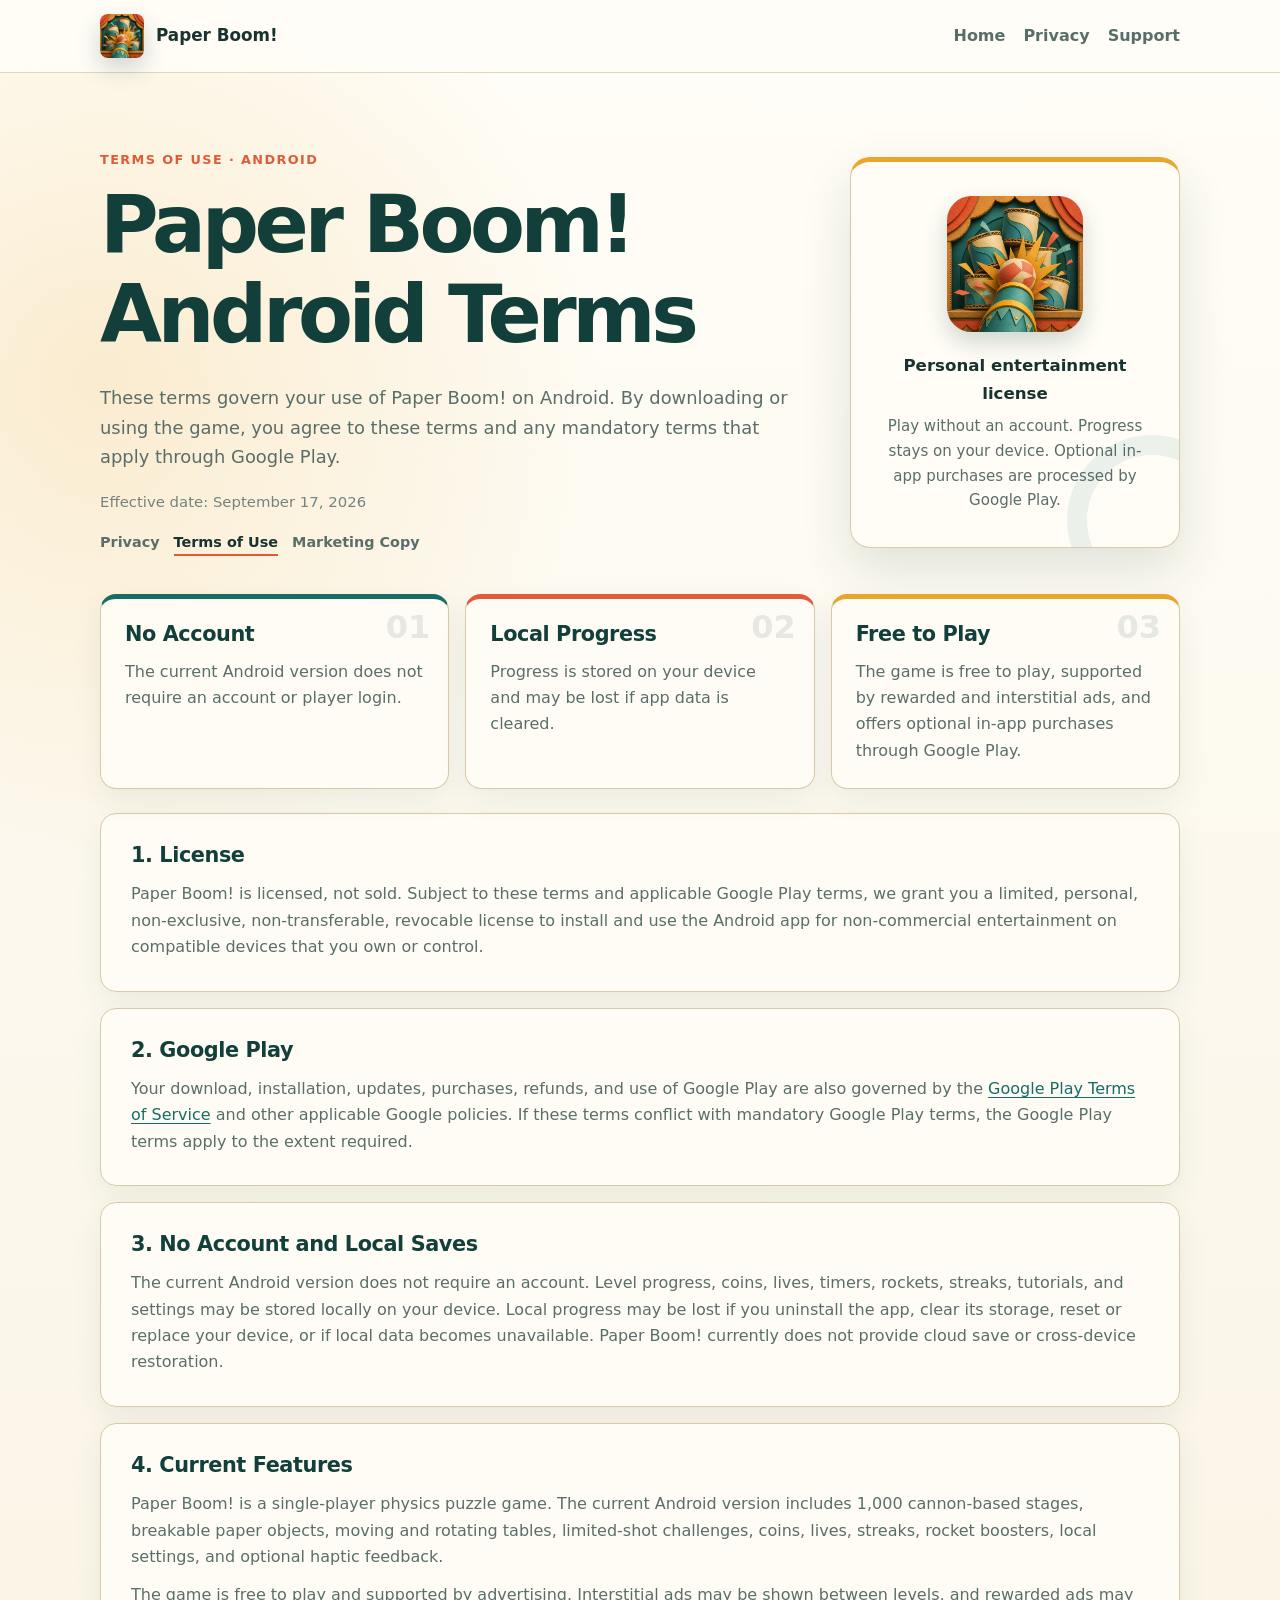
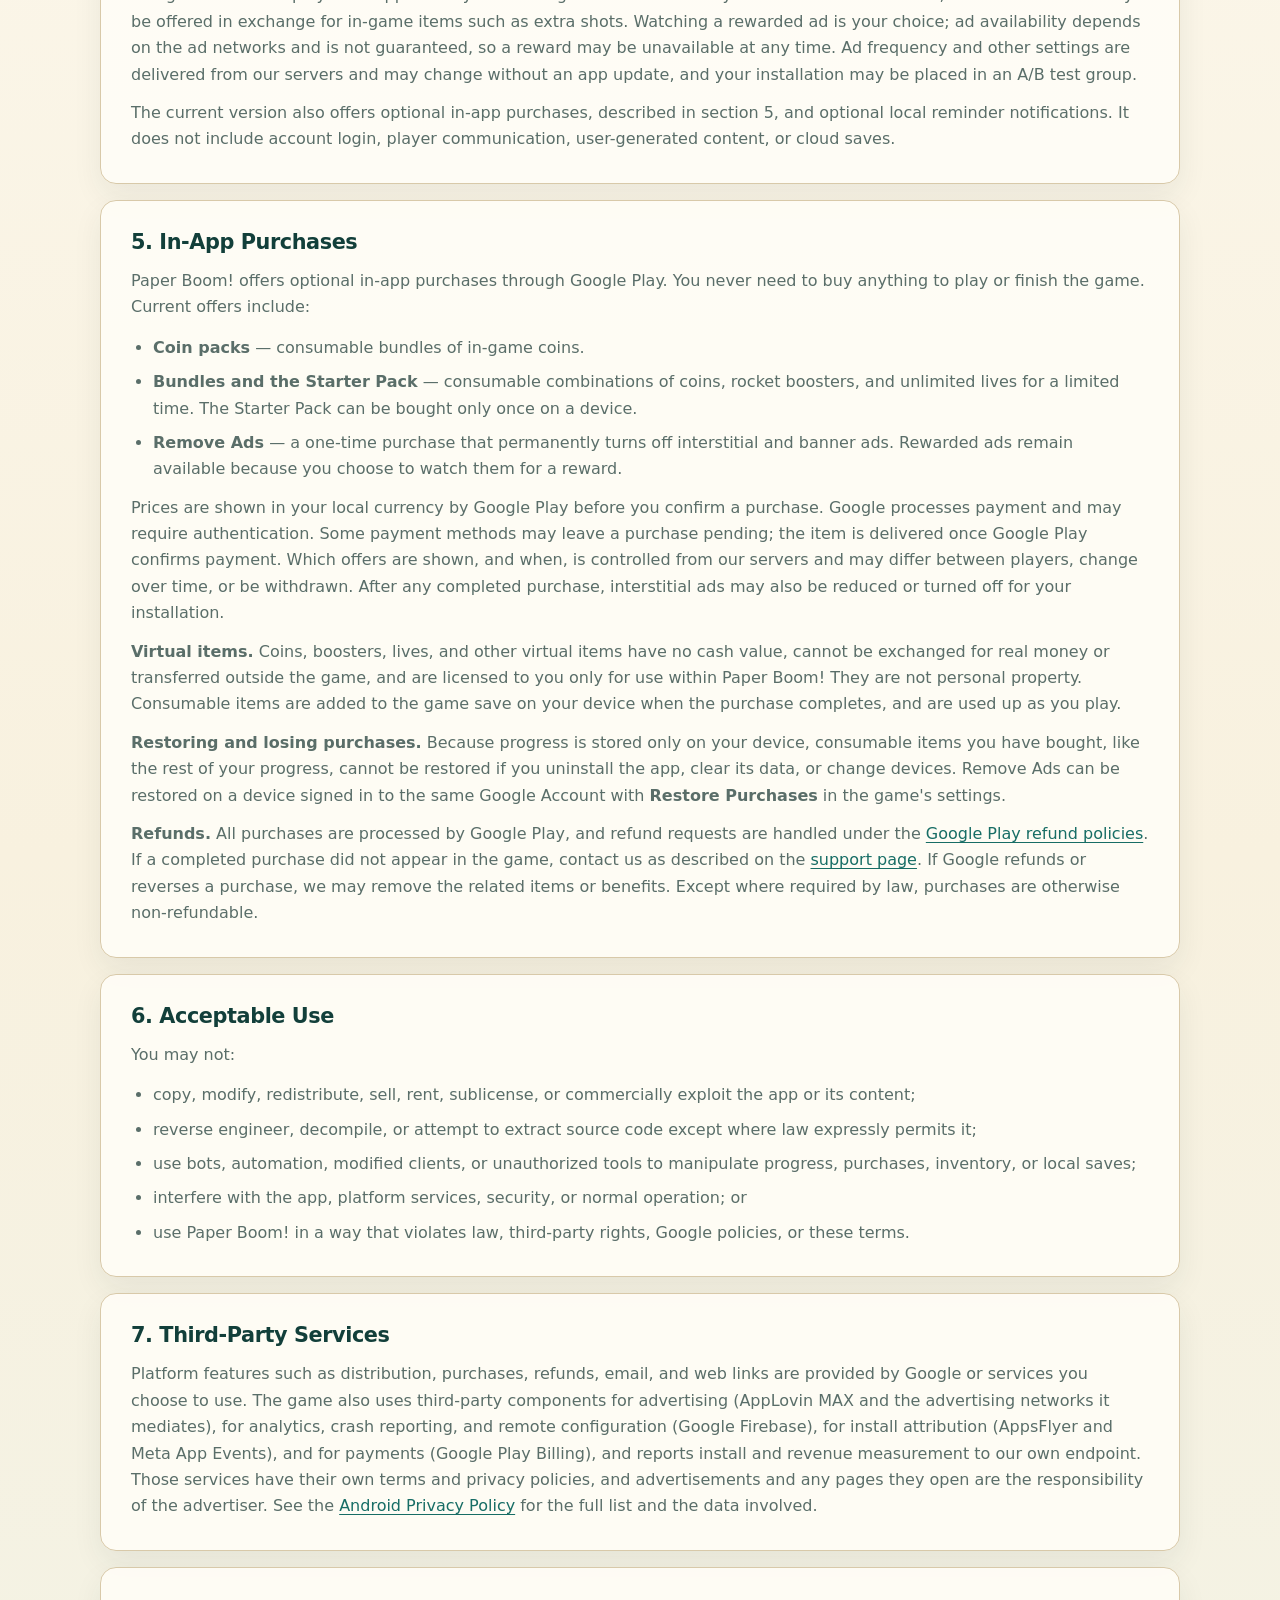
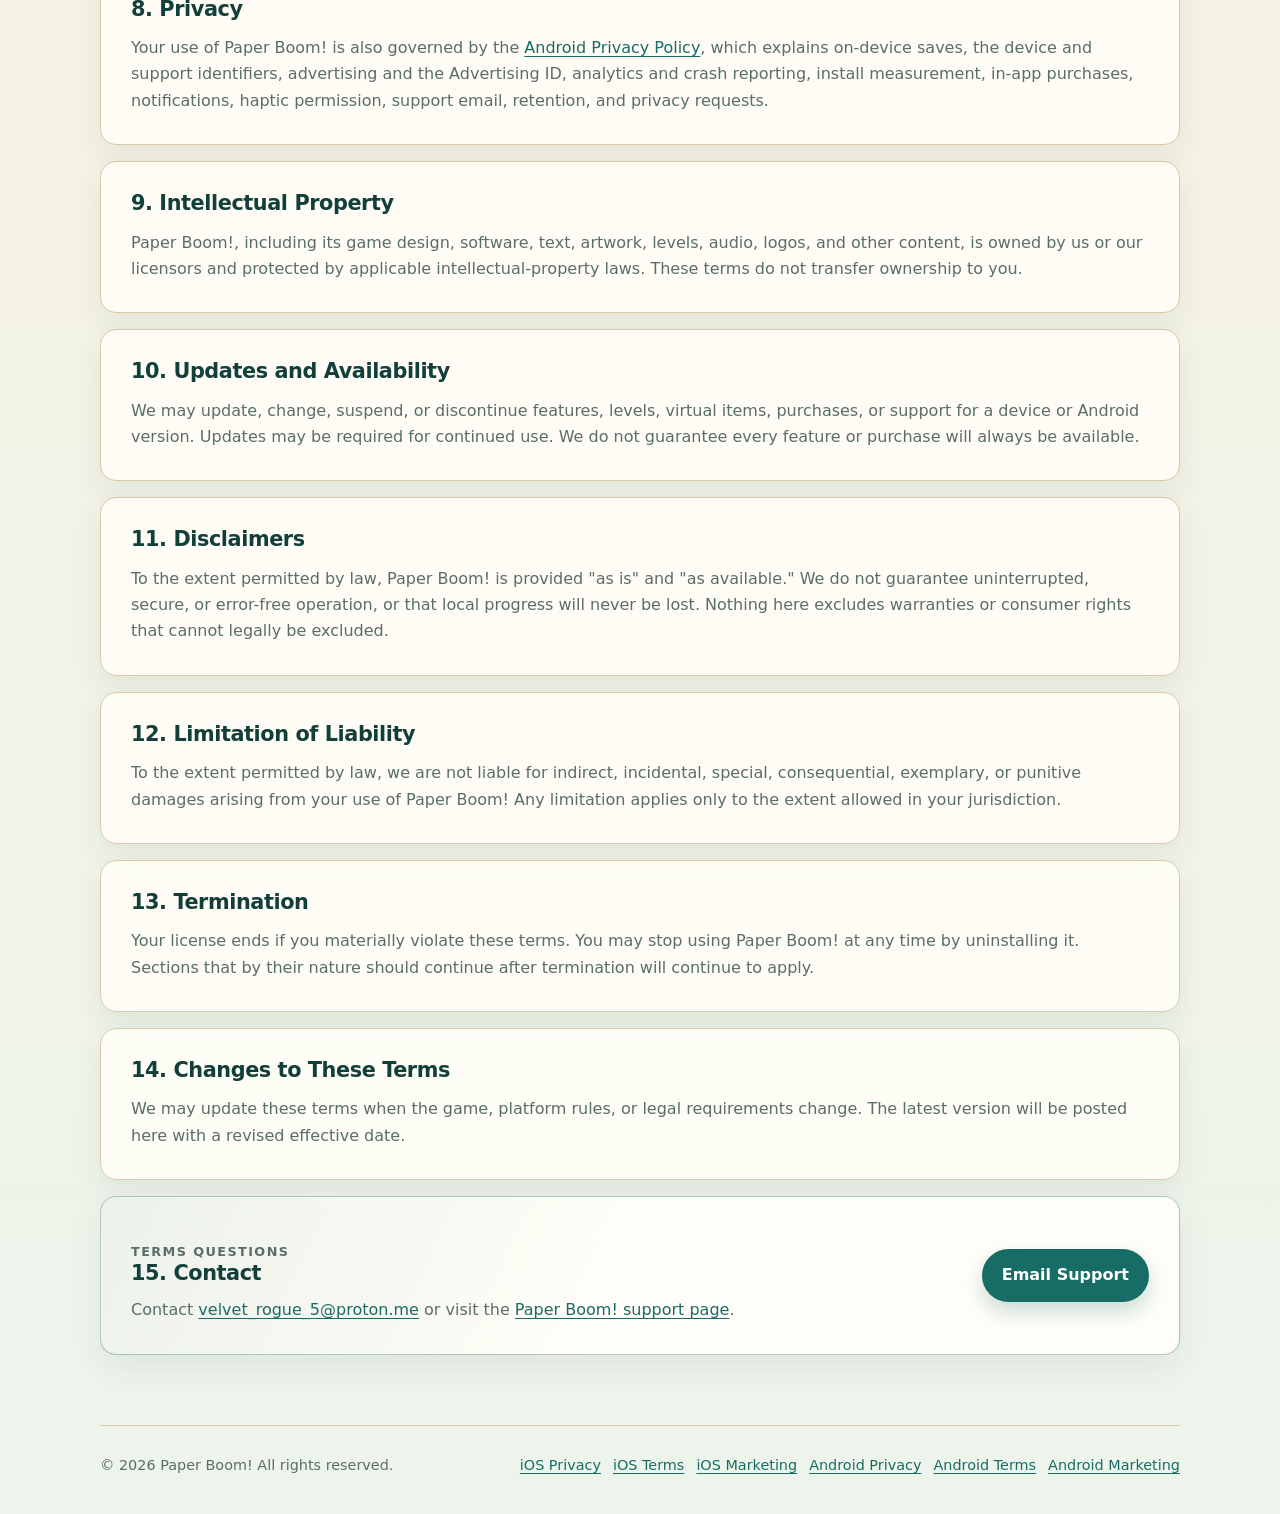
<file: android/terms-of-use.html>
<!doctype html>
<html lang="en">
<head>
  <meta charset="utf-8">
  <meta name="viewport" content="width=device-width, initial-scale=1">
  <meta name="robots" content="index,follow">
  <meta name="description" content="Terms of Use for Paper Boom! on Android, including local saves, optional purchases, and Google Play terms.">
  <meta name="theme-color" content="#123f3a">
  <title>Terms of Use (Android) | Paper Boom!</title>
  <link rel="icon" href="../assets/app-icon.png">
  <link rel="apple-touch-icon" href="../assets/app-icon.png">
  <link rel="stylesheet" href="../assets/styles.css">
</head>
<body>
  <header class="site-header"><nav class="top-nav" aria-label="Page navigation"><a class="brand" href="../index.html" aria-label="Paper Boom home"><img src="../assets/app-icon.png" alt="" width="44" height="44"><span>Paper Boom!</span></a><div class="nav-links"><a href="../index.html">Home</a><a href="privacy.html">Privacy</a><a href="../support/">Support</a></div></nav></header>

  <main>
    <section class="hero">
      <div class="hero-copy"><p class="eyebrow">Terms of Use · Android</p><h1>Paper Boom! Android Terms</h1><p class="lead">These terms govern your use of Paper Boom! on Android. By downloading or using the game, you agree to these terms and any mandatory terms that apply through Google Play.</p><p class="updated">Effective date: September 17, 2026</p><nav class="document-nav" aria-label="Android documents"><a href="privacy.html">Privacy</a><a href="terms-of-use.html" aria-current="page">Terms of Use</a><a href="marketing.html">Marketing Copy</a></nav></div>
      <aside class="hero-badge" aria-label="Terms summary"><img src="../assets/app-icon.png" alt="Paper Boom app icon" width="136" height="136"><div><strong>Personal entertainment license</strong><span>Play without an account. Progress stays on your device. Optional in-app purchases are processed by Google Play.</span></div></aside>
    </section>

    <section class="summary-grid" aria-label="Terms at a glance"><article><span class="card-number" aria-hidden="true">01</span><h2>No Account</h2><p>The current Android version does not require an account or player login.</p></article><article><span class="card-number" aria-hidden="true">02</span><h2>Local Progress</h2><p>Progress is stored on your device and may be lost if app data is cleared.</p></article><article><span class="card-number" aria-hidden="true">03</span><h2>Free to Play</h2><p>The game is free to play, supported by rewarded and interstitial ads, and offers optional in-app purchases through Google Play.</p></article></section>

    <section class="policy" aria-label="Terms of use details">
      <article class="policy-section"><h2>1. License</h2><p>Paper Boom! is licensed, not sold. Subject to these terms and applicable Google Play terms, we grant you a limited, personal, non-exclusive, non-transferable, revocable license to install and use the Android app for non-commercial entertainment on compatible devices that you own or control.</p></article>
      <article class="policy-section"><h2>2. Google Play</h2><p>Your download, installation, updates, purchases, refunds, and use of Google Play are also governed by the <a href="https://play.google.com/about/play-terms/" rel="noopener noreferrer">Google Play Terms of Service</a> and other applicable Google policies. If these terms conflict with mandatory Google Play terms, the Google Play terms apply to the extent required.</p></article>
      <article class="policy-section"><h2>3. No Account and Local Saves</h2><p>The current Android version does not require an account. Level progress, coins, lives, timers, rockets, streaks, tutorials, and settings may be stored locally on your device. Local progress may be lost if you uninstall the app, clear its storage, reset or replace your device, or if local data becomes unavailable. Paper Boom! currently does not provide cloud save or cross-device restoration.</p></article>
      <article class="policy-section"><h2>4. Current Features</h2><p>Paper Boom! is a single-player physics puzzle game. The current Android version includes 1,000 cannon-based stages, breakable paper objects, moving and rotating tables, limited-shot challenges, coins, lives, streaks, rocket boosters, local settings, and optional haptic feedback.</p><p>The game is free to play and supported by advertising. Interstitial ads may be shown between levels, and rewarded ads may be offered in exchange for in-game items such as extra shots. Watching a rewarded ad is your choice; ad availability depends on the ad networks and is not guaranteed, so a reward may be unavailable at any time. Ad frequency and other settings are delivered from our servers and may change without an app update, and your installation may be placed in an A/B test group.</p><p>The current version also offers optional in-app purchases, described in section 5, and optional local reminder notifications. It does not include account login, player communication, user-generated content, or cloud saves.</p></article>
      <article class="policy-section"><h2>5. In-App Purchases</h2><p>Paper Boom! offers optional in-app purchases through Google Play. You never need to buy anything to play or finish the game. Current offers include:</p><ul class="policy-list"><li><strong>Coin packs</strong> — consumable bundles of in-game coins.</li><li><strong>Bundles and the Starter Pack</strong> — consumable combinations of coins, rocket boosters, and unlimited lives for a limited time. The Starter Pack can be bought only once on a device.</li><li><strong>Remove Ads</strong> — a one-time purchase that permanently turns off interstitial and banner ads. Rewarded ads remain available because you choose to watch them for a reward.</li></ul><p>Prices are shown in your local currency by Google Play before you confirm a purchase. Google processes payment and may require authentication. Some payment methods may leave a purchase pending; the item is delivered once Google Play confirms payment. Which offers are shown, and when, is controlled from our servers and may differ between players, change over time, or be withdrawn. After any completed purchase, interstitial ads may also be reduced or turned off for your installation.</p><p><strong>Virtual items.</strong> Coins, boosters, lives, and other virtual items have no cash value, cannot be exchanged for real money or transferred outside the game, and are licensed to you only for use within Paper Boom! They are not personal property. Consumable items are added to the game save on your device when the purchase completes, and are used up as you play.</p><p><strong>Restoring and losing purchases.</strong> Because progress is stored only on your device, consumable items you have bought, like the rest of your progress, cannot be restored if you uninstall the app, clear its data, or change devices. Remove Ads can be restored on a device signed in to the same Google Account with <strong>Restore Purchases</strong> in the game's settings.</p><p><strong>Refunds.</strong> All purchases are processed by Google Play, and refund requests are handled under the <a href="https://support.google.com/googleplay/answer/2479637" rel="noopener noreferrer">Google Play refund policies</a>. If a completed purchase did not appear in the game, contact us as described on the <a href="../support/">support page</a>. If Google refunds or reverses a purchase, we may remove the related items or benefits. Except where required by law, purchases are otherwise non-refundable.</p></article>
      <article class="policy-section"><h2>6. Acceptable Use</h2><p>You may not:</p><ul class="policy-list"><li>copy, modify, redistribute, sell, rent, sublicense, or commercially exploit the app or its content;</li><li>reverse engineer, decompile, or attempt to extract source code except where law expressly permits it;</li><li>use bots, automation, modified clients, or unauthorized tools to manipulate progress, purchases, inventory, or local saves;</li><li>interfere with the app, platform services, security, or normal operation; or</li><li>use Paper Boom! in a way that violates law, third-party rights, Google policies, or these terms.</li></ul></article>
      <article class="policy-section"><h2>7. Third-Party Services</h2><p>Platform features such as distribution, purchases, refunds, email, and web links are provided by Google or services you choose to use. The game also uses third-party components for advertising (AppLovin MAX and the advertising networks it mediates), for analytics, crash reporting, and remote configuration (Google Firebase), for install attribution (AppsFlyer and Meta App Events), and for payments (Google Play Billing), and reports install and revenue measurement to our own endpoint. Those services have their own terms and privacy policies, and advertisements and any pages they open are the responsibility of the advertiser. See the <a href="privacy.html">Android Privacy Policy</a> for the full list and the data involved.</p></article>
      <article class="policy-section"><h2>8. Privacy</h2><p>Your use of Paper Boom! is also governed by the <a href="privacy.html">Android Privacy Policy</a>, which explains on-device saves, the device and support identifiers, advertising and the Advertising ID, analytics and crash reporting, install measurement, in-app purchases, notifications, haptic permission, support email, retention, and privacy requests.</p></article>
      <article class="policy-section"><h2>9. Intellectual Property</h2><p>Paper Boom!, including its game design, software, text, artwork, levels, audio, logos, and other content, is owned by us or our licensors and protected by applicable intellectual-property laws. These terms do not transfer ownership to you.</p></article>
      <article class="policy-section"><h2>10. Updates and Availability</h2><p>We may update, change, suspend, or discontinue features, levels, virtual items, purchases, or support for a device or Android version. Updates may be required for continued use. We do not guarantee every feature or purchase will always be available.</p></article>
      <article class="policy-section"><h2>11. Disclaimers</h2><p>To the extent permitted by law, Paper Boom! is provided "as is" and "as available." We do not guarantee uninterrupted, secure, or error-free operation, or that local progress will never be lost. Nothing here excludes warranties or consumer rights that cannot legally be excluded.</p></article>
      <article class="policy-section"><h2>12. Limitation of Liability</h2><p>To the extent permitted by law, we are not liable for indirect, incidental, special, consequential, exemplary, or punitive damages arising from your use of Paper Boom! Any limitation applies only to the extent allowed in your jurisdiction.</p></article>
      <article class="policy-section"><h2>13. Termination</h2><p>Your license ends if you materially violate these terms. You may stop using Paper Boom! at any time by uninstalling it. Sections that by their nature should continue after termination will continue to apply.</p></article>
      <article class="policy-section"><h2>14. Changes to These Terms</h2><p>We may update these terms when the game, platform rules, or legal requirements change. The latest version will be posted here with a revised effective date.</p></article>
      <article class="policy-section contact-panel"><div><p class="eyebrow">Terms questions</p><h2>15. Contact</h2><p>Contact <a href="mailto:velvet_rogue_5@proton.me">velvet_rogue_5@proton.me</a> or visit the <a href="../support/">Paper Boom! support page</a>.</p></div><a class="contact-button" href="mailto:velvet_rogue_5@proton.me?subject=Paper%20Boom%21%20Android%20Terms%20Question">Email Support</a></article>
    </section>
  </main>

  <footer class="site-footer"><p>&copy; 2026 Paper Boom! All rights reserved.</p><nav class="footer-links" aria-label="Legal documents"><a href="../privacy.html">iOS Privacy</a><a href="../terms-of-use.html">iOS Terms</a><a href="../marketing.html">iOS Marketing</a><a href="privacy.html">Android Privacy</a><a href="terms-of-use.html">Android Terms</a><a href="marketing.html">Android Marketing</a></nav></footer>
</body>
</html>
</file>
<file: assets/styles.css>
:root {
  color-scheme: light;
  --ink: #17322f;
  --muted: #5a6e69;
  --paper: #f8f1df;
  --panel: #fffdf7;
  --line: #d8c9a9;
  --teal: #176d65;
  --teal-dark: #123f3a;
  --gold: #e9a62c;
  --coral: #e15b38;
  --cream: #fff6d9;
  --shadow: 0 20px 50px rgba(24, 58, 53, 0.13);
}

* {
  box-sizing: border-box;
}

html {
  scroll-behavior: smooth;
}

body {
  min-width: 320px;
  margin: 0;
  background:
    radial-gradient(circle at 8% 8%, rgba(233, 166, 44, 0.18), transparent 31rem),
    linear-gradient(180deg, #fffdf7 0%, var(--paper) 52%, #edf4ec 100%);
  color: var(--ink);
  font-family: Inter, ui-sans-serif, system-ui, -apple-system, BlinkMacSystemFont, "Segoe UI", sans-serif;
  line-height: 1.65;
}

a {
  color: var(--teal);
  text-decoration-thickness: 1px;
  text-underline-offset: 0.18em;
}

a:hover {
  color: var(--teal-dark);
}

a:focus-visible {
  border-radius: 4px;
  outline: 3px solid rgba(233, 166, 44, 0.7);
  outline-offset: 4px;
}

.site-header {
  position: sticky;
  top: 0;
  z-index: 10;
  border-bottom: 1px solid rgba(216, 201, 169, 0.75);
  background: rgba(255, 253, 247, 0.88);
  backdrop-filter: blur(18px);
}

.top-nav {
  display: flex;
  align-items: center;
  justify-content: space-between;
  width: min(1080px, calc(100% - 32px));
  min-height: 72px;
  margin: 0 auto;
}

.brand {
  display: inline-flex;
  align-items: center;
  gap: 12px;
  color: var(--ink);
  font-size: 1.05rem;
  font-weight: 850;
  text-decoration: none;
}

.brand img,
.hero-badge img {
  border-radius: 18%;
  box-shadow: 0 10px 24px rgba(16, 53, 48, 0.2);
}

.nav-links {
  display: flex;
  align-items: center;
  gap: 18px;
  font-weight: 780;
}

.nav-links a {
  color: var(--muted);
  text-decoration: none;
}

.nav-links a[aria-current="page"] {
  border-bottom: 2px solid var(--coral);
  color: var(--ink);
}

.hero {
  display: grid;
  grid-template-columns: minmax(0, 1fr) 330px;
  gap: 42px;
  align-items: center;
  width: min(1080px, calc(100% - 32px));
  margin: 0 auto;
  padding: 76px 0 38px;
}

.eyebrow {
  margin: 0 0 10px;
  color: var(--coral);
  font-size: 0.8rem;
  font-weight: 850;
  letter-spacing: 0.11em;
  text-transform: uppercase;
}

h1,
h2 {
  margin: 0;
  color: var(--teal-dark);
  line-height: 1.12;
}

h1 {
  max-width: 740px;
  font-size: clamp(3rem, 7vw, 5rem);
  letter-spacing: -0.055em;
}

h2 {
  font-size: 1.3rem;
  letter-spacing: -0.02em;
}

.lead {
  max-width: 760px;
  margin: 24px 0 0;
  color: var(--muted);
  font-size: 1.12rem;
}

.updated {
  margin: 18px 0 0;
  color: #75837f;
  font-size: 0.93rem;
}

.platform-switcher {
  display: inline-flex;
  flex-wrap: wrap;
  align-items: center;
  gap: 7px;
  margin-top: 22px;
  border: 1px solid var(--line);
  border-radius: 999px;
  background: rgba(255, 253, 247, 0.86);
  padding: 6px;
}

.platform-switcher span {
  padding: 4px 8px;
  color: var(--muted);
  font-size: 0.84rem;
  font-weight: 760;
}

.platform-switcher a {
  border-radius: 999px;
  padding: 6px 12px;
  font-weight: 800;
  text-decoration: none;
}

.platform-switcher a[aria-current="page"] {
  background: var(--teal);
  color: white;
}

.document-nav {
  display: flex;
  flex-wrap: wrap;
  gap: 14px;
  margin-top: 16px;
}

.document-nav a {
  border-bottom: 2px solid transparent;
  color: var(--muted);
  font-size: 0.9rem;
  font-weight: 780;
  text-decoration: none;
}

.document-nav a[aria-current="page"] {
  border-bottom-color: var(--coral);
  color: var(--ink);
}

.hero-badge {
  position: relative;
  display: grid;
  justify-items: center;
  gap: 20px;
  overflow: hidden;
  border: 1px solid var(--line);
  border-top: 5px solid var(--gold);
  border-radius: 20px;
  background: rgba(255, 253, 247, 0.9);
  padding: 34px 30px;
  box-shadow: var(--shadow);
  text-align: center;
}

.hero-badge::after {
  position: absolute;
  right: -58px;
  bottom: -58px;
  width: 130px;
  height: 130px;
  border: 20px solid rgba(23, 109, 101, 0.08);
  border-radius: 50%;
  content: "";
}

.hero-badge strong,
.hero-badge span {
  display: block;
}

.hero-badge strong {
  margin-bottom: 7px;
  font-size: 1.04rem;
}

.hero-badge span {
  color: var(--muted);
  font-size: 0.94rem;
}

.summary-grid {
  display: grid;
  grid-template-columns: repeat(3, minmax(0, 1fr));
  gap: 16px;
  width: min(1080px, calc(100% - 32px));
  margin: 0 auto 24px;
}

.summary-grid article,
.policy-section {
  min-width: 0;
  border: 1px solid var(--line);
  border-radius: 16px;
  background: rgba(255, 253, 247, 0.91);
  box-shadow: 0 12px 30px rgba(24, 58, 53, 0.07);
}

.summary-grid article {
  position: relative;
  overflow: hidden;
  padding: 24px;
}

.summary-grid article:nth-child(1) {
  border-top: 5px solid var(--teal);
}

.summary-grid article:nth-child(2) {
  border-top: 5px solid var(--coral);
}

.summary-grid article:nth-child(3) {
  border-top: 5px solid var(--gold);
}

.card-number {
  position: absolute;
  top: 12px;
  right: 18px;
  color: rgba(23, 63, 58, 0.1);
  font-size: 2rem;
  font-weight: 900;
  line-height: 1;
}

.summary-grid p,
.policy-section p {
  margin: 12px 0 0;
  color: var(--muted);
}

.policy {
  display: grid;
  gap: 16px;
  width: min(1080px, calc(100% - 32px));
  margin: 0 auto;
  padding-bottom: 70px;
}

.policy-section {
  padding: 30px;
}

.policy-section p:first-of-type {
  margin-top: 14px;
}

.policy-list {
  margin: 14px 0 0;
  padding-left: 22px;
  color: var(--muted);
}

.policy-list li + li {
  margin-top: 8px;
}

.copy-block {
  overflow-x: auto;
  max-width: 100%;
  margin: 14px 0 0;
  border: 1px solid var(--line);
  border-radius: 12px;
  background: var(--paper);
  padding: 18px;
  color: var(--ink);
  font: inherit;
  line-height: 1.65;
  white-space: pre-wrap;
  overflow-wrap: anywhere;
}

.copy-note {
  margin-top: 8px;
  color: #75837f;
  font-size: 0.9rem;
}

.contact-panel {
  display: flex;
  align-items: center;
  justify-content: space-between;
  gap: 32px;
  border-color: rgba(23, 109, 101, 0.35);
  background:
    linear-gradient(115deg, rgba(23, 109, 101, 0.08), rgba(255, 253, 247, 0.96) 48%),
    var(--panel);
}

.contact-panel > div {
  max-width: 720px;
}

.contact-button {
  flex: 0 0 auto;
  border-radius: 999px;
  background: var(--teal);
  padding: 13px 20px;
  color: white;
  font-weight: 800;
  text-decoration: none;
  box-shadow: 0 10px 20px rgba(23, 109, 101, 0.22);
}

.contact-button:hover {
  background: var(--teal-dark);
  color: white;
  text-decoration: none;
}

.site-footer {
  display: flex;
  align-items: center;
  justify-content: space-between;
  gap: 24px;
  width: min(1080px, calc(100% - 32px));
  margin: 0 auto;
  border-top: 1px solid var(--line);
  padding: 28px 0 36px;
  color: var(--muted);
  font-size: 0.9rem;
}

.site-footer p {
  margin: 0;
}

.footer-links {
  display: flex;
  flex-wrap: wrap;
  justify-content: flex-end;
  gap: 12px;
}

.footer-links a {
  white-space: nowrap;
}

.button-link {
  display: inline-flex;
  align-items: center;
  justify-content: center;
  min-height: 44px;
  border-radius: 999px;
  background: var(--teal);
  padding: 0 19px;
  color: white;
  font-weight: 850;
  text-decoration: none;
}

.button-link:hover {
  background: var(--teal-dark);
  color: white;
  text-decoration: none;
}

.button-link--ghost {
  border: 1px solid var(--line);
  background: rgba(255, 253, 247, 0.76);
  color: var(--teal);
}

.button-link--ghost:hover {
  background: var(--cream);
  color: var(--teal-dark);
}

.cta-row {
  display: flex;
  flex-wrap: wrap;
  gap: 10px;
  margin-top: 24px;
}

.stat-list {
  display: grid;
  gap: 9px;
  margin: 24px 0 0;
  padding: 0;
  color: var(--muted);
  list-style: none;
}

.stat-list strong {
  color: var(--ink);
}

.section-block {
  width: min(1080px, calc(100% - 32px));
  margin: 42px auto 0;
}

.section-header h2 {
  font-size: clamp(1.8rem, 4vw, 2.5rem);
}

.section-intro {
  max-width: 760px;
  margin: 12px 0 0;
  color: var(--muted);
}

.landing-preview {
  align-self: stretch;
}

.hero-shot,
.screenshot-card {
  margin: 0;
}

.hero-shot {
  width: min(210px, 100%);
}

.hero-shot img,
.screenshot-card img {
  display: block;
  width: 100%;
  height: auto;
  border-radius: 14px;
}

.hero-shot img {
  box-shadow: 0 16px 34px rgba(16, 53, 48, 0.2);
}

.screenshot-rail {
  display: grid;
  grid-template-columns: repeat(5, minmax(0, 1fr));
  gap: 14px;
  margin-top: 20px;
}

.screenshot-card {
  overflow: hidden;
  border: 1px solid var(--line);
  border-radius: 15px;
  background: var(--panel);
  box-shadow: 0 12px 30px rgba(24, 58, 53, 0.09);
}

.feature-grid {
  display: grid;
  grid-template-columns: repeat(3, minmax(0, 1fr));
  gap: 16px;
}

.feature-grid h3,
.faq-list h3 {
  margin: 0;
  color: var(--teal-dark);
  font-size: 1.08rem;
  line-height: 1.3;
}

.faq-list {
  display: grid;
  gap: 16px;
}

.faq-section {
  padding-bottom: 70px;
}

@media (max-width: 820px) {
  .hero {
    grid-template-columns: 1fr;
    padding-top: 50px;
  }

  .hero-badge {
    grid-template-columns: auto 1fr;
    justify-items: start;
    text-align: left;
  }

  .hero-badge img {
    width: 94px;
    height: 94px;
  }

  .summary-grid {
    grid-template-columns: 1fr;
  }

  .screenshot-rail {
    grid-template-columns: repeat(3, minmax(0, 1fr));
  }

  .feature-grid {
    grid-template-columns: 1fr;
  }
}

@media (max-width: 620px) {
  .top-nav {
    min-height: 64px;
    gap: 12px;
    padding: 10px 0;
  }

  .nav-links {
    gap: 12px;
    font-size: 0.92rem;
  }

  .brand img {
    width: 38px;
    height: 38px;
  }

  .hero {
    gap: 28px;
    padding: 42px 0 28px;
  }

  h1 {
    font-size: clamp(2.7rem, 14vw, 4rem);
  }

  .lead {
    font-size: 1.02rem;
  }

  .hero-badge {
    grid-template-columns: 1fr;
    justify-items: center;
    padding: 26px;
    text-align: center;
  }

  .summary-grid article,
  .policy-section {
    border-radius: 14px;
    padding: 22px;
  }

  .contact-panel,
  .site-footer {
    align-items: flex-start;
    flex-direction: column;
  }

  .footer-links {
    justify-content: flex-start;
  }

  .screenshot-rail {
    grid-template-columns: repeat(2, minmax(0, 1fr));
  }
}

@media (prefers-reduced-motion: reduce) {
  html {
    scroll-behavior: auto;
  }
}
</file>
